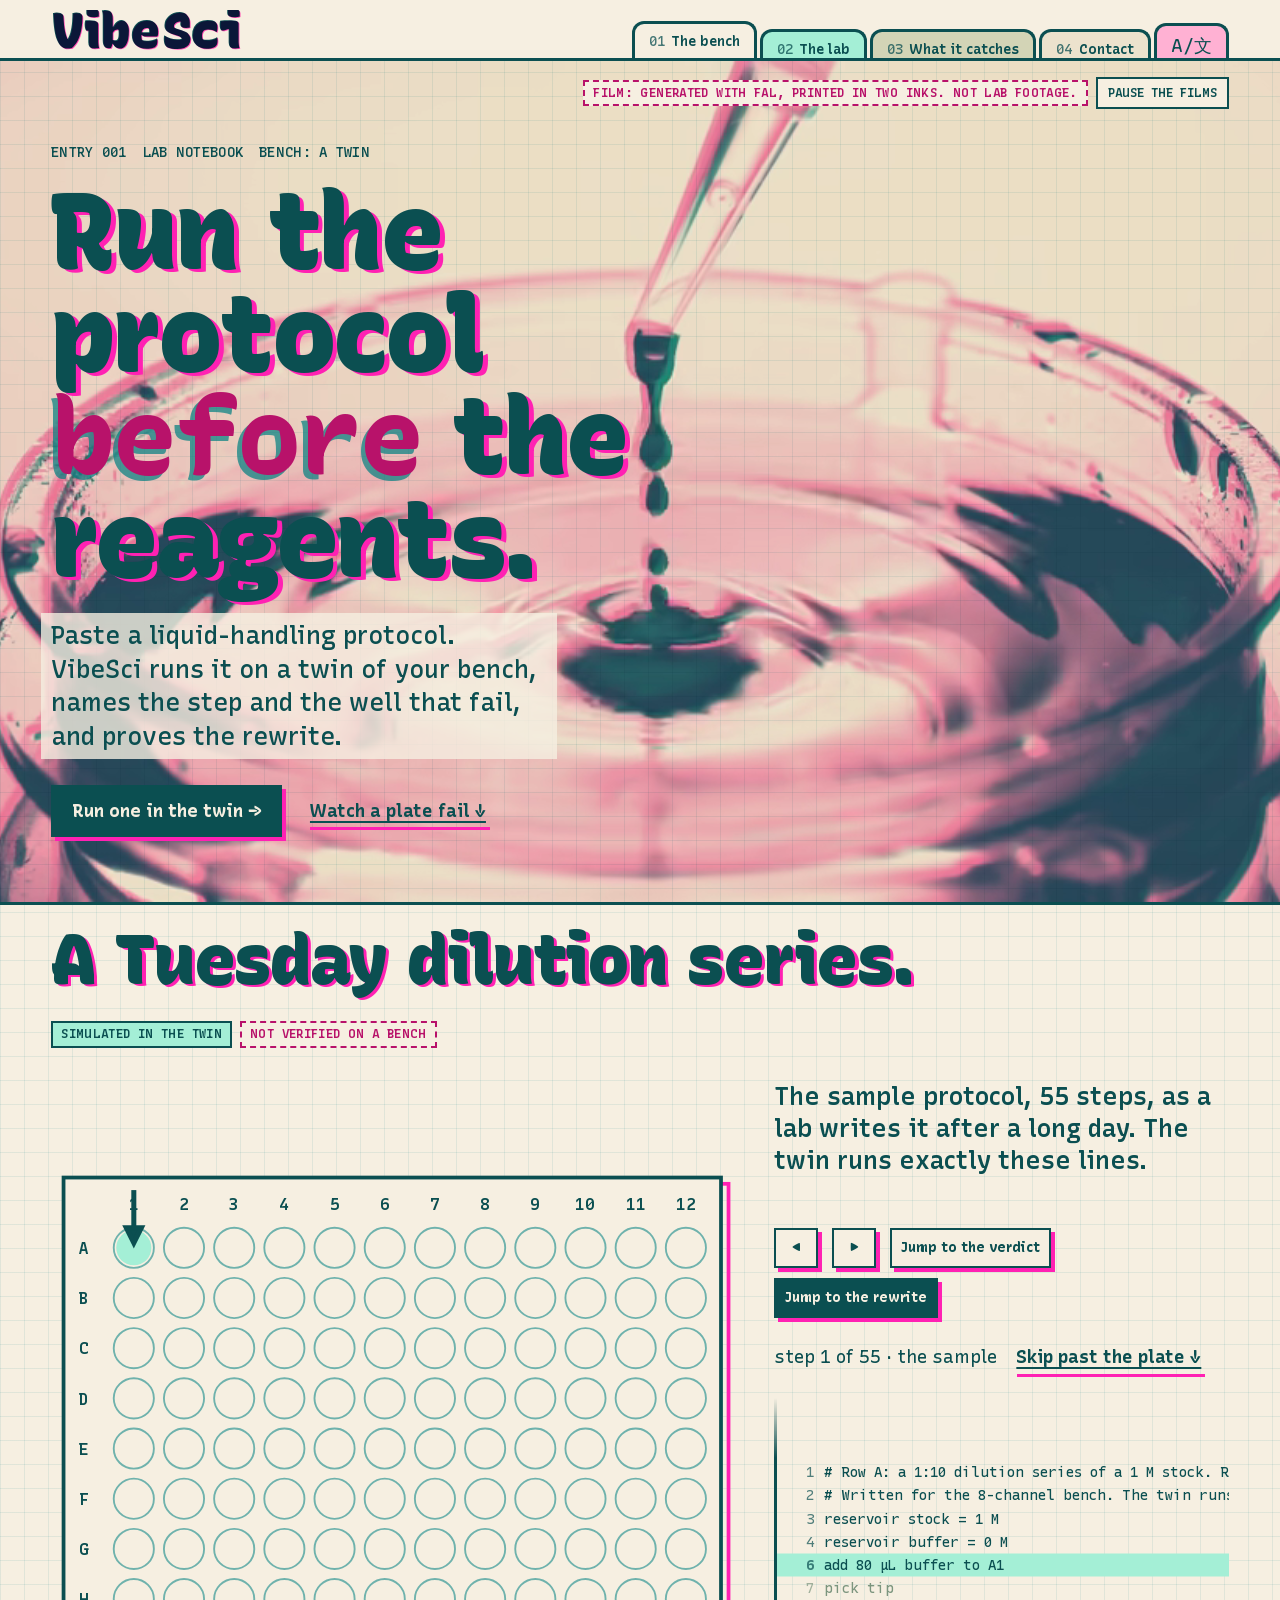
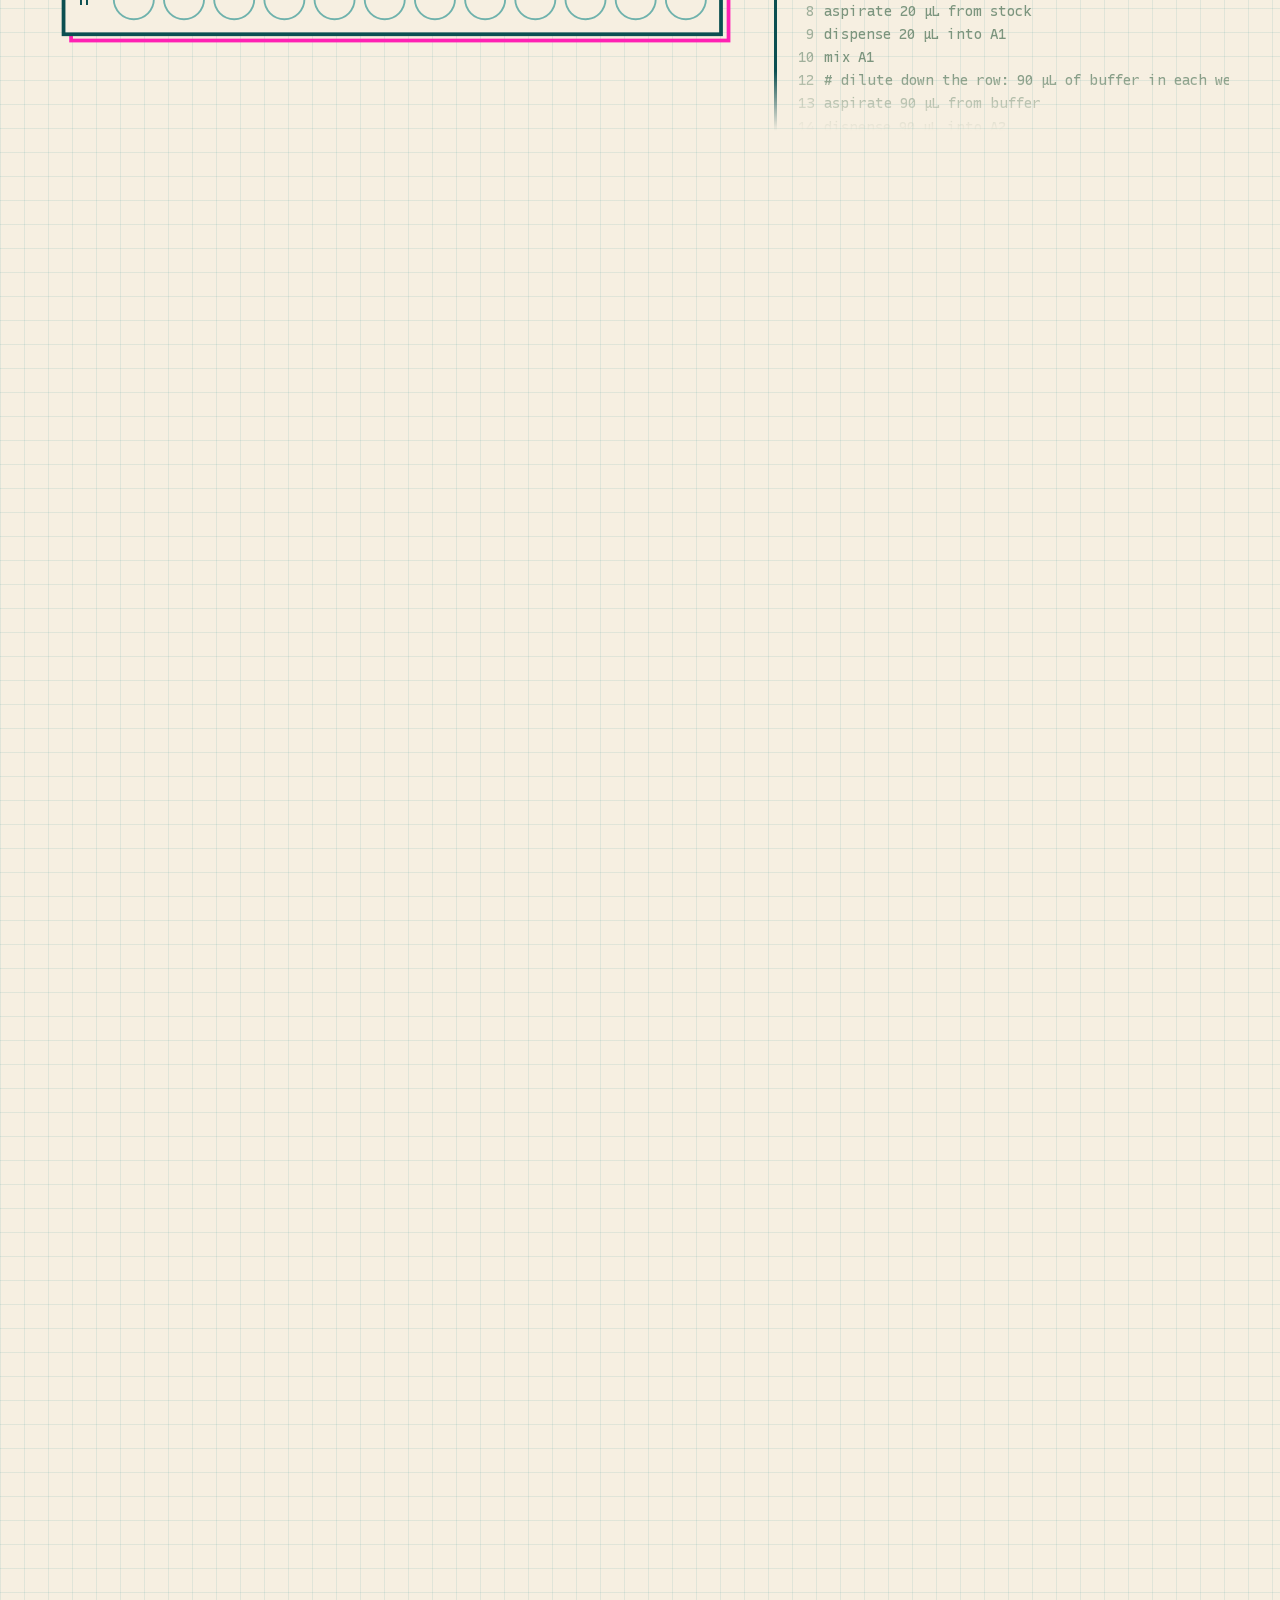
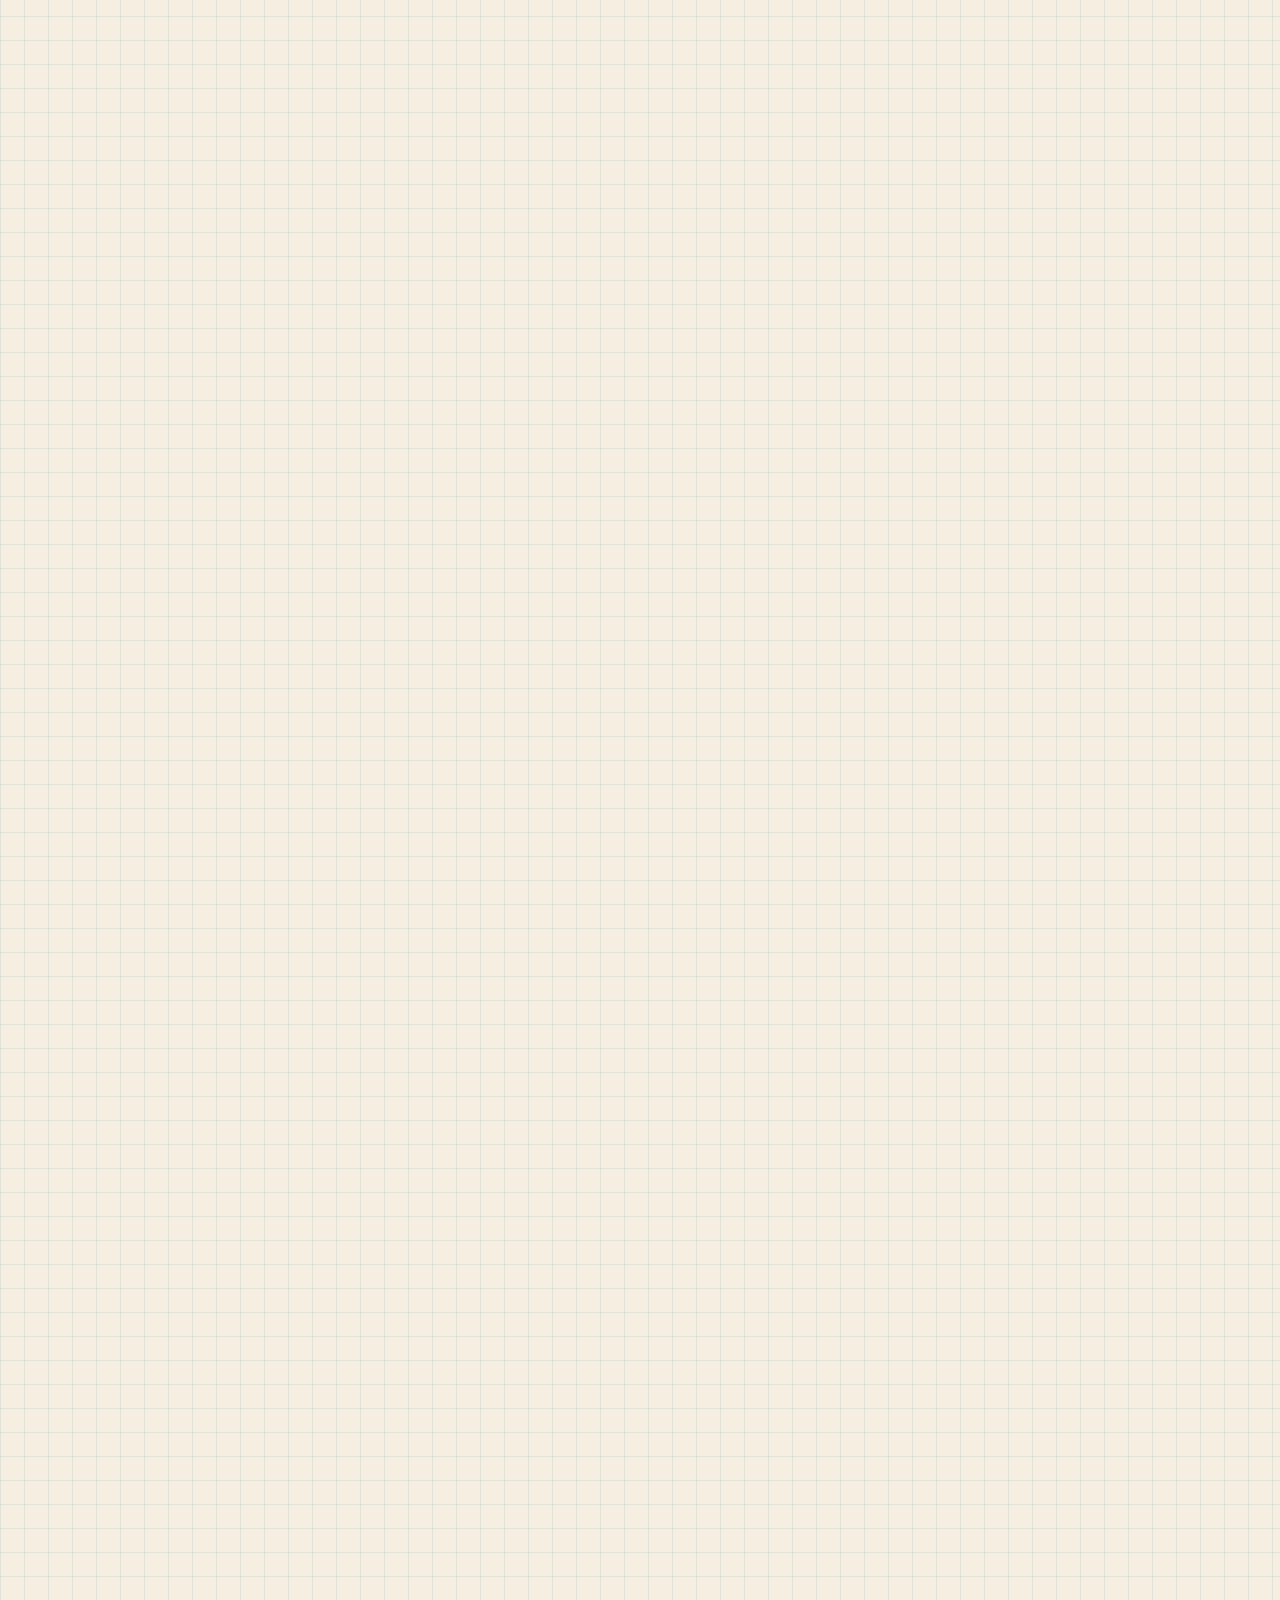
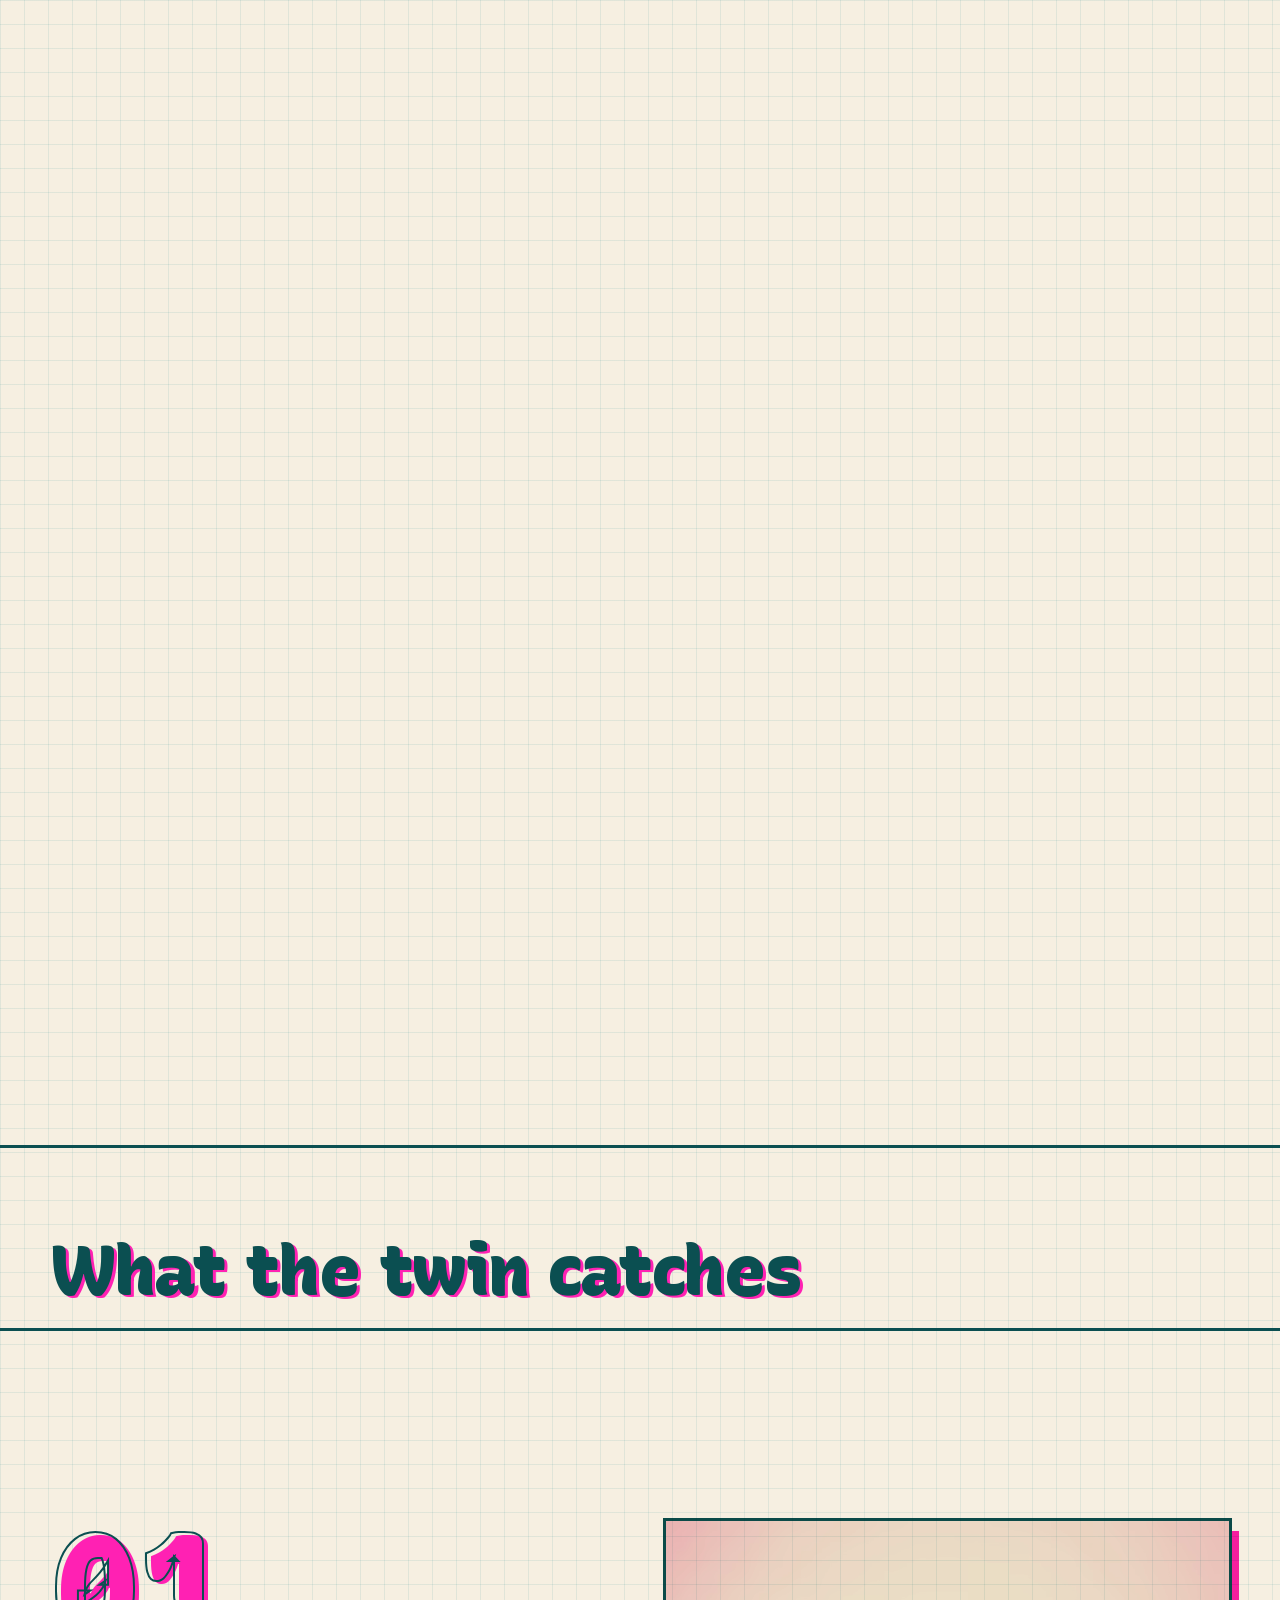
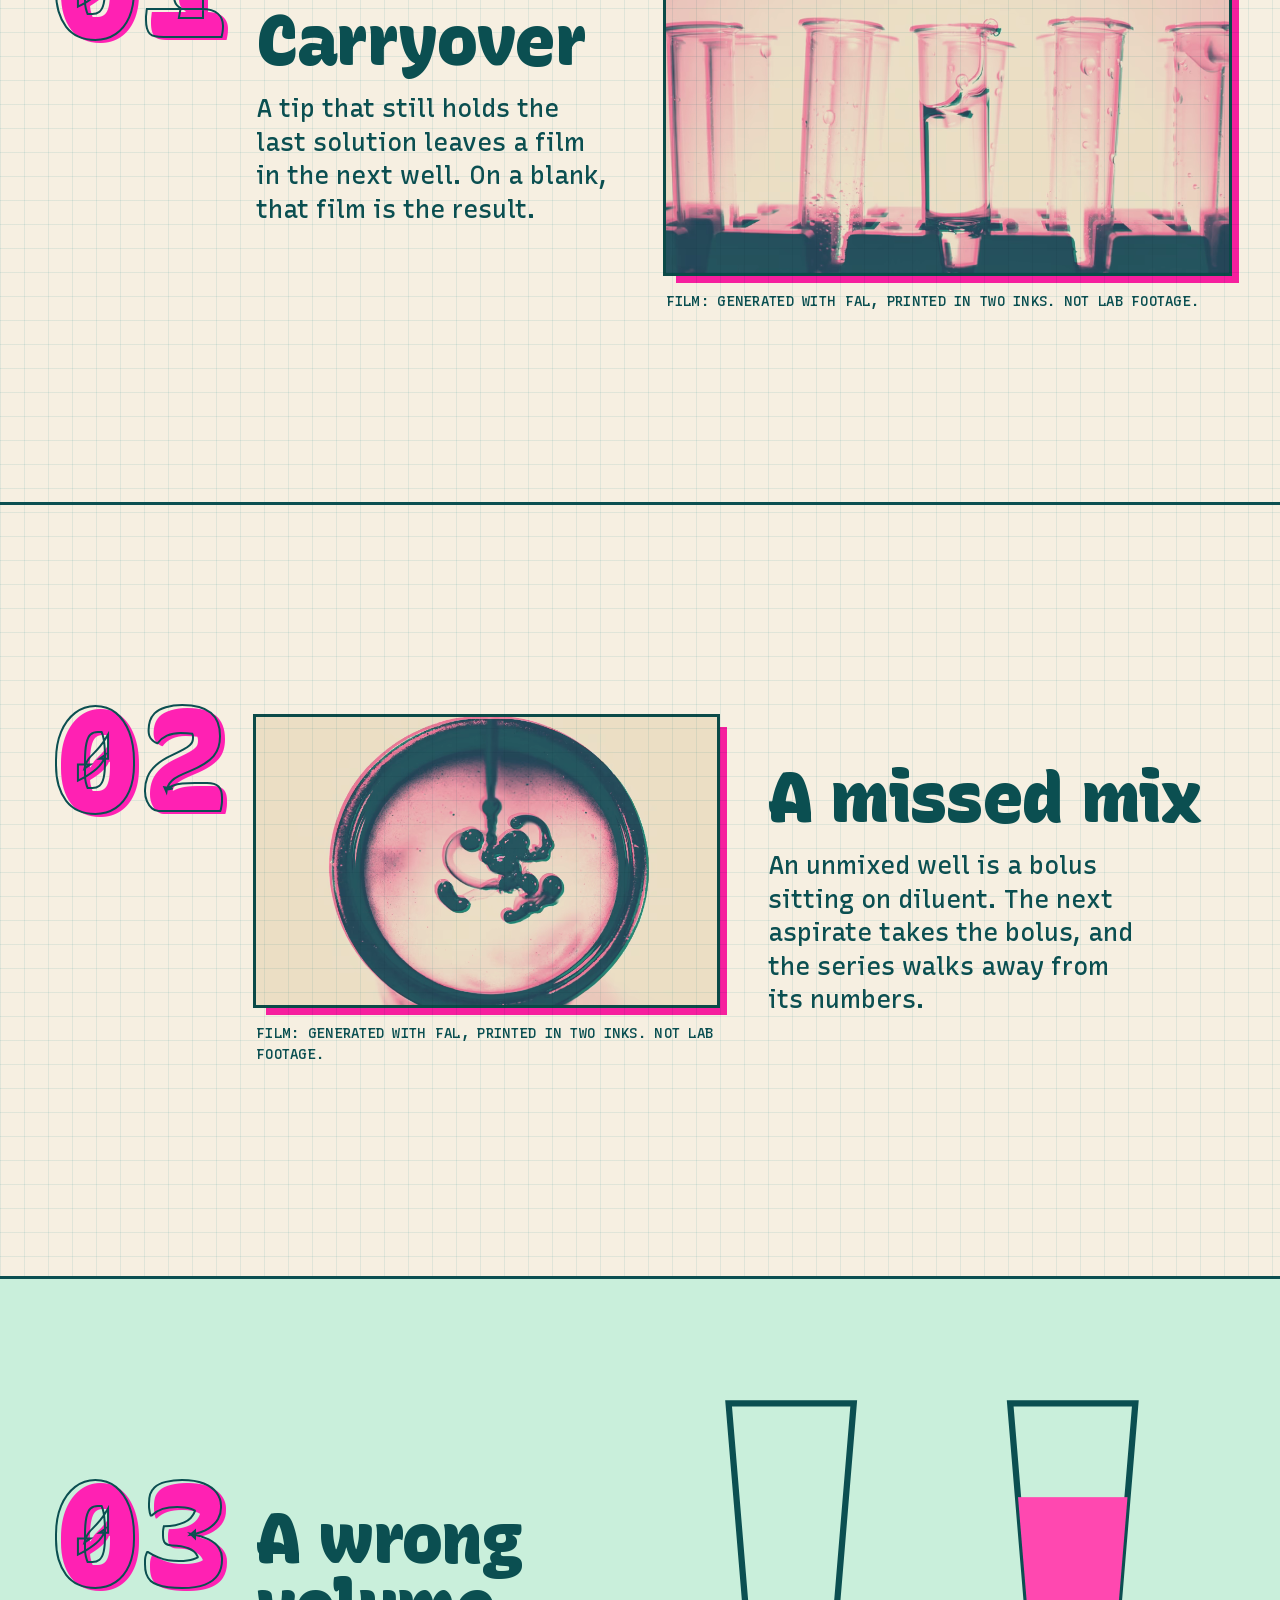
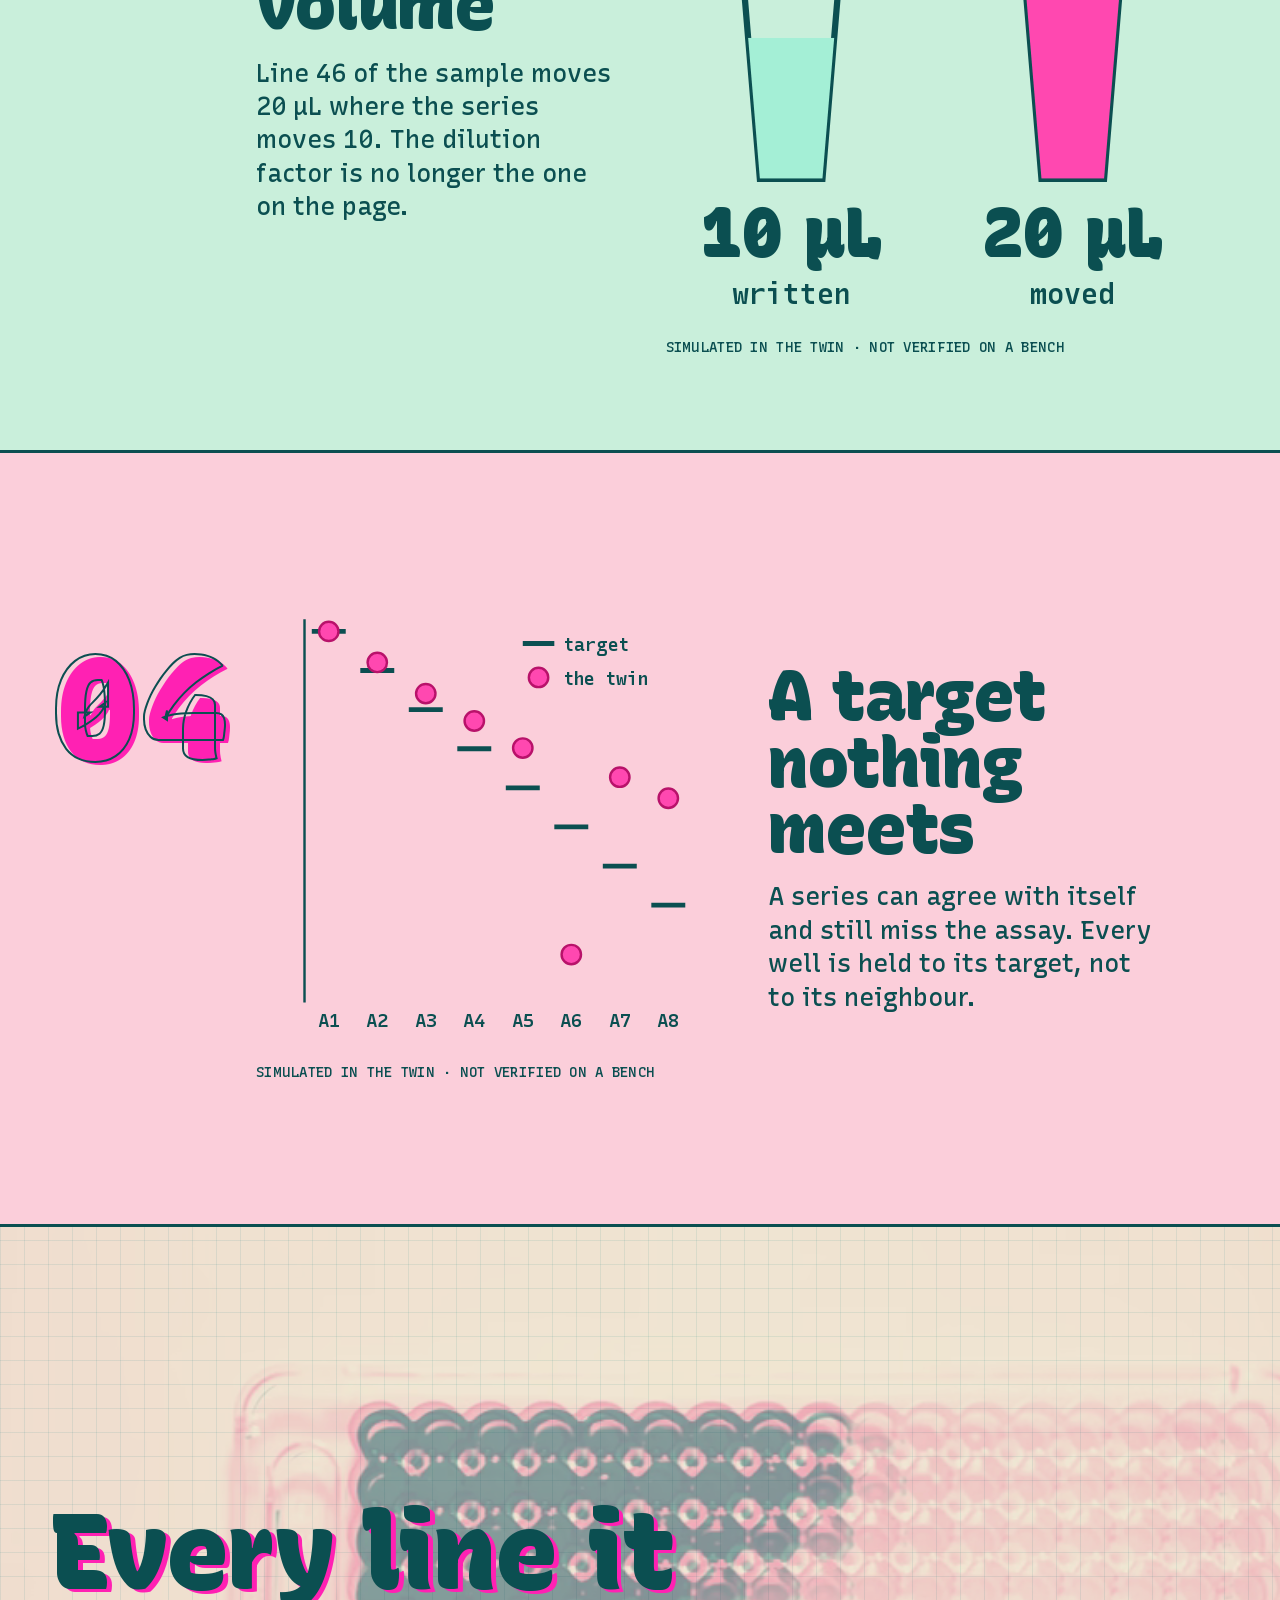
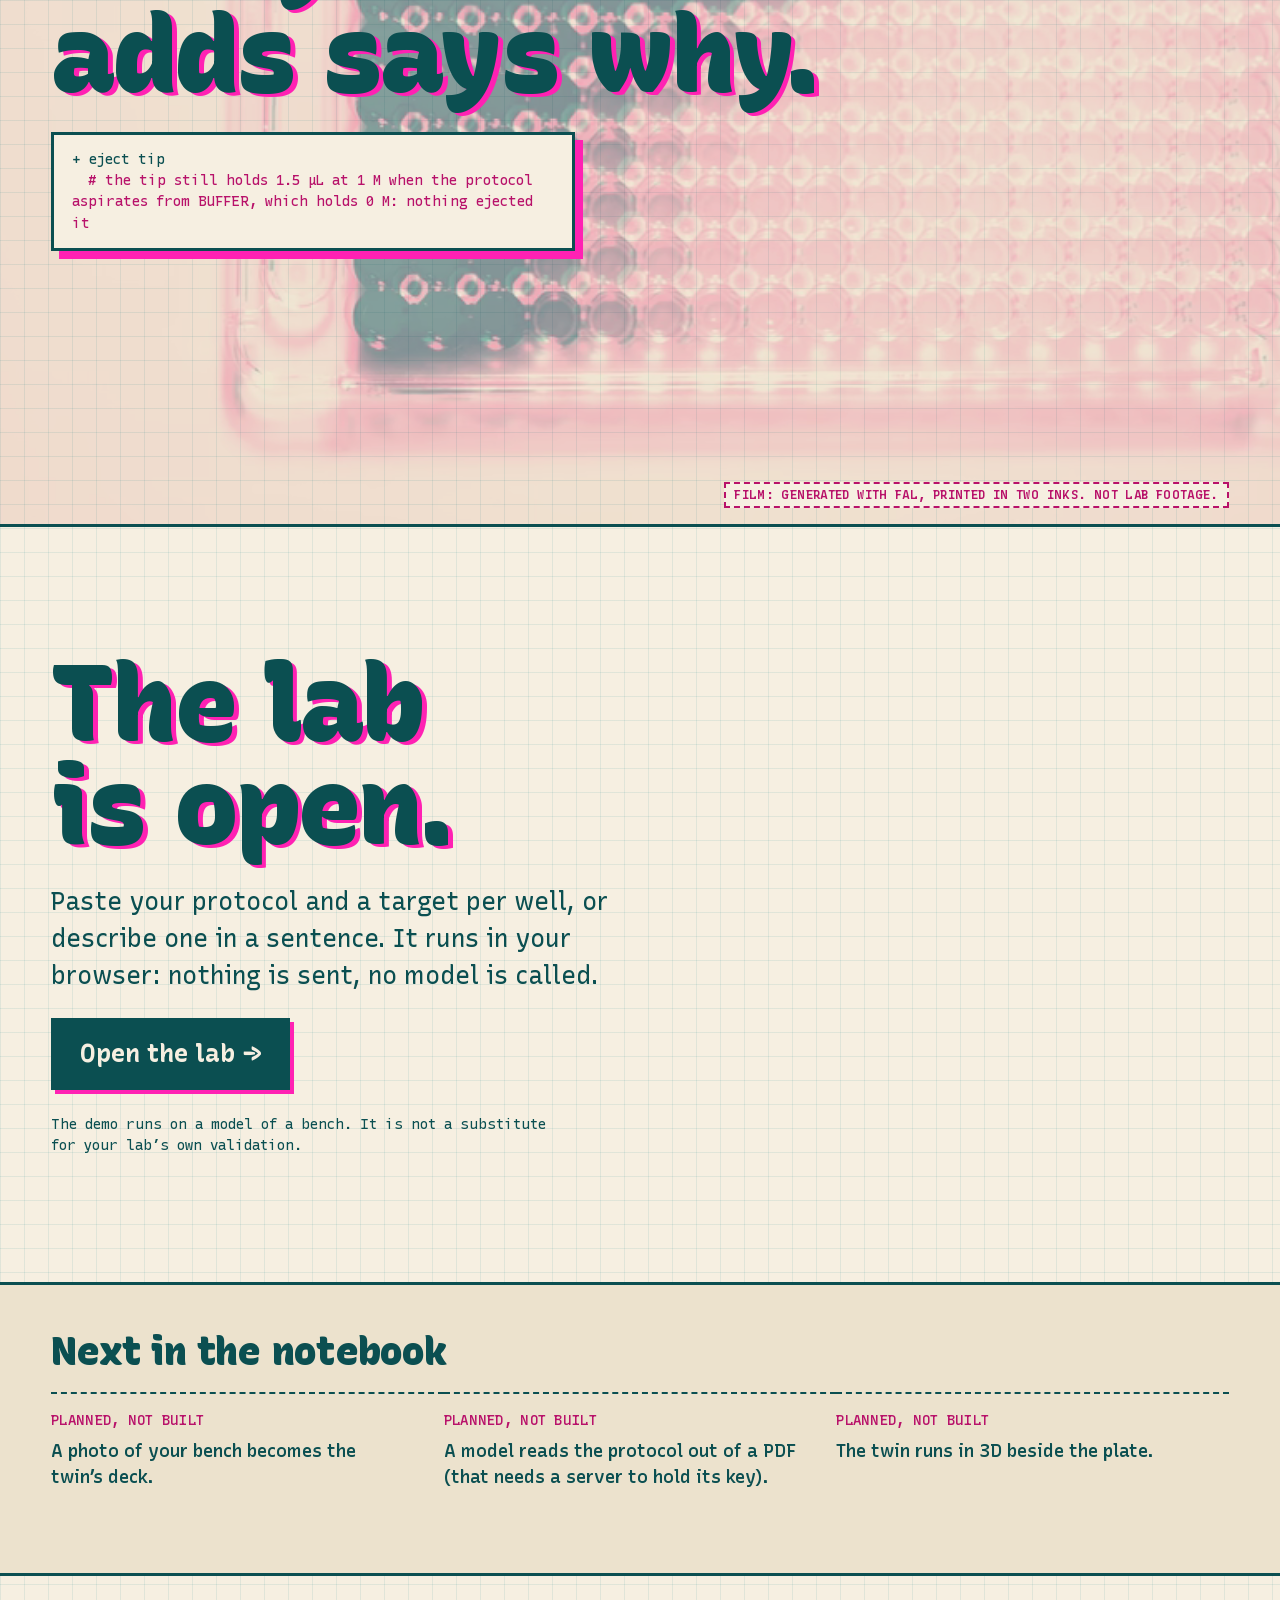
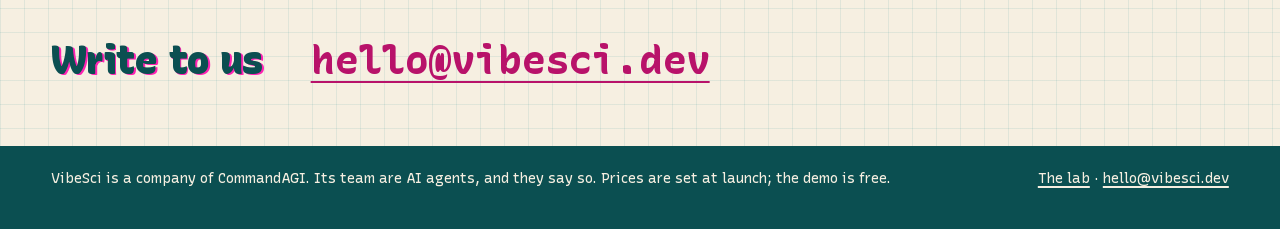
<file: index.html>
<!doctype html>
<html lang="en">
<head>
<meta charset="utf-8">
<meta name="viewport" content="width=device-width, initial-scale=1">
<meta http-equiv="Content-Security-Policy" content="default-src 'self'; script-src 'self'; style-src 'self' 'unsafe-inline'; img-src 'self' data:; media-src 'self'; connect-src 'none'; object-src 'none'; base-uri 'none'; form-action 'none'">
<title>VibeSci: run the protocol before the reagents</title>
<meta name="description" content="VibeSci reads a liquid-handling protocol, runs it on a twin of your bench, names the step and the well that fail, rewrites the protocol and proves the fix in the same twin.">
<meta name="theme-color" content="#f6efe1">
<meta property="og:title" content="VibeSci: run the protocol before the reagents">
<meta property="og:description" content="VibeSci reads a liquid-handling protocol, runs it on a twin of your bench, names the step and the well that fail, rewrites the protocol and proves the fix in the same twin.">
<meta property="og:image" content="https://vibesci.commandagi.app/og.png">
<meta property="og:url" content="https://vibesci.commandagi.app/index.html">
<meta name="twitter:card" content="summary_large_image">
<link rel="preload" href="fonts/recursive.woff2" as="font" type="font/woff2" crossorigin>
<link rel="stylesheet" href="style.css">
<link rel="icon" href="mark.svg" type="image/svg+xml">
<link rel="apple-touch-icon" href="touch-icon.png">
<link rel="alternate" hreflang="en" href="index.html">
<link rel="alternate" hreflang="es" href="es/index.html">
<link rel="alternate" hreflang="zh-Hans" href="zh/index.html">
</head>
<body class="index">
<a class="skip" href="#main">Skip to the content</a>
<header class="head">
  <a class="wordmark" href="index.html"><img src="wordmark.svg" alt="VibeSci" width="197" height="40"></a>
  <nav class="tabs" aria-label="Site">
    <a class="tab" href="#bench" aria-current="page"><span class="n">01</span> <span class="w">The bench</span></a>
    <a class="tab" href="lab.html"><span class="n">02</span> <span class="w">The lab</span></a>
    <a class="tab" href="#catches"><span class="n">03</span> <span class="w">What it catches</span></a>
    <a class="tab" href="#contact"><span class="n">04</span> <span class="w">Contact</span></a>
    <span class="lang">
      <button type="button" class="tab lang-btn" commandfor="lang-dialog" command="show-modal" aria-haspopup="dialog" aria-label="Language" title="Language"><span aria-hidden="true">A/<span lang="zh-Hans">文</span></span></button>
      <noscript><a href="es/index.html" hreflang="es" lang="es">Español</a> · <a href="zh/index.html" hreflang="zh-Hans" lang="zh-Hans">简体中文</a></noscript>
    </span>
  </nav>
  <dialog id="lang-dialog" class="lang-dialog" aria-labelledby="lang-dialog-title" closedby="any">
    <div class="lang-dialog__box">
      <div class="lang-dialog__head"><h2 id="lang-dialog-title">Language</h2><form method="dialog"><button class="lang-dialog__close" aria-label="Close">✕</button></form></div>
      <ul class="lang-list" role="list"><li><a href="index.html" hreflang="en" aria-current="true"><span lang="en">English</span></a></li><li><a href="es/index.html" hreflang="es"><span lang="es">Español</span></a></li><li><a href="zh/index.html" hreflang="zh-Hans"><span lang="zh-Hans">简体中文</span></a></li></ul>
    </div>
  </dialog>
</header>
<main id="main">
  <section class="cover" aria-labelledby="cover-h">
    <video class="film" muted loop playsinline preload="metadata" poster="media/drop.webp" aria-hidden="true" tabindex="-1"><source src="media/drop.webm" type="video/webm; codecs=av01.0.05M.08"><source src="media/drop.mp4" type="video/mp4"></video>
    <p class="film-note"><span class="flag unverified">Film: generated with fal, printed in two inks. Not lab footage.</span> <button type="button" class="film-toggle" data-films aria-pressed="false">Pause the films</button></p>
    <div class="cover__sheet">
      <p class="entry label"><span>Entry 001</span><span>Lab notebook</span><span>Bench: a twin</span></p>
      <h1 id="cover-h" class="misreg">Run the protocol <em>before</em> the reagents.</h1>
      <p class="cover__lede">Paste a liquid-handling protocol. VibeSci runs it on a twin of your bench, names the step and the well that fail, and proves the rewrite.</p>
      <p class="cta-row"><a class="print" href="lab.html">Run one in the twin →</a> <a class="pencil" href="#bench">Watch a plate fail ↓</a></p>
    </div>
  </section>

  <section id="bench" class="bench" aria-labelledby="bench-h">
    <div class="bench__track">
      <div class="bench__stick">
        <header class="bench__head">
          <h2 id="bench-h" class="misreg">A Tuesday dilution series.</h2>
          <p class="bench__flags"><span class="flag sim">Simulated in the twin</span><span class="flag unverified">Not verified on a bench</span></p>
        </header>
        <figure class="plate-fig">
          <div class="plate-wrap"><svg class="plate" viewBox="0 0 544 384" role="img" aria-labelledby="plate-title"><title id="plate-title">A 96-well plate seen from above: liquid is mint, and the more a well carries, the pinker it is.</title><rect class="frame-pink" x="16" y="15" width="524" height="364"/><rect class="frame" x="10" y="10" width="524" height="364"/><text class="tick" x="66" y="36" text-anchor="middle">1</text><text class="tick" x="106" y="36" text-anchor="middle">2</text><text class="tick" x="146" y="36" text-anchor="middle">3</text><text class="tick" x="186" y="36" text-anchor="middle">4</text><text class="tick" x="226" y="36" text-anchor="middle">5</text><text class="tick" x="266" y="36" text-anchor="middle">6</text><text class="tick" x="306" y="36" text-anchor="middle">7</text><text class="tick" x="346" y="36" text-anchor="middle">8</text><text class="tick" x="386" y="36" text-anchor="middle">9</text><text class="tick" x="426" y="36" text-anchor="middle">10</text><text class="tick" x="466" y="36" text-anchor="middle">11</text><text class="tick" x="506" y="36" text-anchor="middle">12</text><text class="tick" x="26" y="71" text-anchor="middle">A</text><circle class="rim" cx="66" cy="66" r="16"/><circle class="fill" data-well="A1" cx="66" cy="66" r="14" fill="#f55ab4"/><circle class="rim" cx="106" cy="66" r="16"/><circle class="fill" data-well="A2" cx="106" cy="66" r="14" fill="#eb6db9"/><circle class="ring" data-ring="A2" cx="106" cy="66" r="20"/><circle class="rim" cx="146" cy="66" r="16"/><circle class="fill" data-well="A3" cx="146" cy="66" r="14" fill="#e080bd"/><circle class="ring" data-ring="A3" cx="146" cy="66" r="20"/><circle class="rim" cx="186" cy="66" r="16"/><circle class="fill" data-well="A4" cx="186" cy="66" r="14" fill="#d890c0"/><circle class="ring" data-ring="A4" cx="186" cy="66" r="20"/><circle class="rim" cx="226" cy="66" r="16"/><circle class="fill" data-well="A5" cx="226" cy="66" r="14" fill="#d09fc4"/><circle class="ring" data-ring="A5" cx="226" cy="66" r="20"/><circle class="rim" cx="266" cy="66" r="16"/><circle class="fill" data-well="A6" cx="266" cy="66" r="14" fill="#a4efd6"/><circle class="ring" data-ring="A6" cx="266" cy="66" r="20"/><circle class="rim" cx="306" cy="66" r="16"/><circle class="fill" data-well="A7" cx="306" cy="66" r="14" fill="#c7aec7"/><circle class="ring" data-ring="A7" cx="306" cy="66" r="20"/><circle class="rim" cx="346" cy="66" r="16"/><circle class="fill" data-well="A8" cx="346" cy="66" r="14" fill="#c2b9ca"/><circle class="ring" data-ring="A8" cx="346" cy="66" r="20"/><circle class="rim" cx="386" cy="66" r="16"/><circle class="fill" data-well="A9" cx="386" cy="66" r="0" fill="#f6efe1"/><circle class="rim" cx="426" cy="66" r="16"/><circle class="fill" data-well="A10" cx="426" cy="66" r="0" fill="#f6efe1"/><circle class="rim" cx="466" cy="66" r="16"/><circle class="fill" data-well="A11" cx="466" cy="66" r="0" fill="#f6efe1"/><circle class="rim" cx="506" cy="66" r="16"/><circle class="fill" data-well="A12" cx="506" cy="66" r="0" fill="#f6efe1"/><text class="tick" x="26" y="111" text-anchor="middle">B</text><circle class="rim" cx="66" cy="106" r="16"/><circle class="fill" data-well="B1" cx="66" cy="106" r="14" fill="#b7ccce"/><circle class="rim" cx="106" cy="106" r="16"/><circle class="fill" data-well="B2" cx="106" cy="106" r="14" fill="#a9e6d4"/><circle class="rim" cx="146" cy="106" r="16"/><circle class="fill" data-well="B3" cx="146" cy="106" r="14" fill="#a4efd6"/><circle class="rim" cx="186" cy="106" r="16"/><circle class="fill" data-well="B4" cx="186" cy="106" r="14" fill="#a4efd6"/><circle class="rim" cx="226" cy="106" r="16"/><circle class="fill" data-well="B5" cx="226" cy="106" r="14" fill="#a4efd6"/><circle class="rim" cx="266" cy="106" r="16"/><circle class="fill" data-well="B6" cx="266" cy="106" r="14" fill="#a4efd6"/><circle class="rim" cx="306" cy="106" r="16"/><circle class="fill" data-well="B7" cx="306" cy="106" r="14" fill="#a4efd6"/><circle class="rim" cx="346" cy="106" r="16"/><circle class="fill" data-well="B8" cx="346" cy="106" r="14" fill="#a4efd6"/><circle class="rim" cx="386" cy="106" r="16"/><circle class="fill" data-well="B9" cx="386" cy="106" r="0" fill="#f6efe1"/><circle class="rim" cx="426" cy="106" r="16"/><circle class="fill" data-well="B10" cx="426" cy="106" r="0" fill="#f6efe1"/><circle class="rim" cx="466" cy="106" r="16"/><circle class="fill" data-well="B11" cx="466" cy="106" r="0" fill="#f6efe1"/><circle class="rim" cx="506" cy="106" r="16"/><circle class="fill" data-well="B12" cx="506" cy="106" r="0" fill="#f6efe1"/><text class="tick" x="26" y="151" text-anchor="middle">C</text><circle class="rim" cx="66" cy="146" r="16"/><circle class="fill" data-well="C1" cx="66" cy="146" r="0" fill="#f6efe1"/><circle class="rim" cx="106" cy="146" r="16"/><circle class="fill" data-well="C2" cx="106" cy="146" r="0" fill="#f6efe1"/><circle class="rim" cx="146" cy="146" r="16"/><circle class="fill" data-well="C3" cx="146" cy="146" r="0" fill="#f6efe1"/><circle class="rim" cx="186" cy="146" r="16"/><circle class="fill" data-well="C4" cx="186" cy="146" r="0" fill="#f6efe1"/><circle class="rim" cx="226" cy="146" r="16"/><circle class="fill" data-well="C5" cx="226" cy="146" r="0" fill="#f6efe1"/><circle class="rim" cx="266" cy="146" r="16"/><circle class="fill" data-well="C6" cx="266" cy="146" r="0" fill="#f6efe1"/><circle class="rim" cx="306" cy="146" r="16"/><circle class="fill" data-well="C7" cx="306" cy="146" r="0" fill="#f6efe1"/><circle class="rim" cx="346" cy="146" r="16"/><circle class="fill" data-well="C8" cx="346" cy="146" r="0" fill="#f6efe1"/><circle class="rim" cx="386" cy="146" r="16"/><circle class="fill" data-well="C9" cx="386" cy="146" r="0" fill="#f6efe1"/><circle class="rim" cx="426" cy="146" r="16"/><circle class="fill" data-well="C10" cx="426" cy="146" r="0" fill="#f6efe1"/><circle class="rim" cx="466" cy="146" r="16"/><circle class="fill" data-well="C11" cx="466" cy="146" r="0" fill="#f6efe1"/><circle class="rim" cx="506" cy="146" r="16"/><circle class="fill" data-well="C12" cx="506" cy="146" r="0" fill="#f6efe1"/><text class="tick" x="26" y="191" text-anchor="middle">D</text><circle class="rim" cx="66" cy="186" r="16"/><circle class="fill" data-well="D1" cx="66" cy="186" r="0" fill="#f6efe1"/><circle class="rim" cx="106" cy="186" r="16"/><circle class="fill" data-well="D2" cx="106" cy="186" r="0" fill="#f6efe1"/><circle class="rim" cx="146" cy="186" r="16"/><circle class="fill" data-well="D3" cx="146" cy="186" r="0" fill="#f6efe1"/><circle class="rim" cx="186" cy="186" r="16"/><circle class="fill" data-well="D4" cx="186" cy="186" r="0" fill="#f6efe1"/><circle class="rim" cx="226" cy="186" r="16"/><circle class="fill" data-well="D5" cx="226" cy="186" r="0" fill="#f6efe1"/><circle class="rim" cx="266" cy="186" r="16"/><circle class="fill" data-well="D6" cx="266" cy="186" r="0" fill="#f6efe1"/><circle class="rim" cx="306" cy="186" r="16"/><circle class="fill" data-well="D7" cx="306" cy="186" r="0" fill="#f6efe1"/><circle class="rim" cx="346" cy="186" r="16"/><circle class="fill" data-well="D8" cx="346" cy="186" r="0" fill="#f6efe1"/><circle class="rim" cx="386" cy="186" r="16"/><circle class="fill" data-well="D9" cx="386" cy="186" r="0" fill="#f6efe1"/><circle class="rim" cx="426" cy="186" r="16"/><circle class="fill" data-well="D10" cx="426" cy="186" r="0" fill="#f6efe1"/><circle class="rim" cx="466" cy="186" r="16"/><circle class="fill" data-well="D11" cx="466" cy="186" r="0" fill="#f6efe1"/><circle class="rim" cx="506" cy="186" r="16"/><circle class="fill" data-well="D12" cx="506" cy="186" r="0" fill="#f6efe1"/><text class="tick" x="26" y="231" text-anchor="middle">E</text><circle class="rim" cx="66" cy="226" r="16"/><circle class="fill" data-well="E1" cx="66" cy="226" r="0" fill="#f6efe1"/><circle class="rim" cx="106" cy="226" r="16"/><circle class="fill" data-well="E2" cx="106" cy="226" r="0" fill="#f6efe1"/><circle class="rim" cx="146" cy="226" r="16"/><circle class="fill" data-well="E3" cx="146" cy="226" r="0" fill="#f6efe1"/><circle class="rim" cx="186" cy="226" r="16"/><circle class="fill" data-well="E4" cx="186" cy="226" r="0" fill="#f6efe1"/><circle class="rim" cx="226" cy="226" r="16"/><circle class="fill" data-well="E5" cx="226" cy="226" r="0" fill="#f6efe1"/><circle class="rim" cx="266" cy="226" r="16"/><circle class="fill" data-well="E6" cx="266" cy="226" r="0" fill="#f6efe1"/><circle class="rim" cx="306" cy="226" r="16"/><circle class="fill" data-well="E7" cx="306" cy="226" r="0" fill="#f6efe1"/><circle class="rim" cx="346" cy="226" r="16"/><circle class="fill" data-well="E8" cx="346" cy="226" r="0" fill="#f6efe1"/><circle class="rim" cx="386" cy="226" r="16"/><circle class="fill" data-well="E9" cx="386" cy="226" r="0" fill="#f6efe1"/><circle class="rim" cx="426" cy="226" r="16"/><circle class="fill" data-well="E10" cx="426" cy="226" r="0" fill="#f6efe1"/><circle class="rim" cx="466" cy="226" r="16"/><circle class="fill" data-well="E11" cx="466" cy="226" r="0" fill="#f6efe1"/><circle class="rim" cx="506" cy="226" r="16"/><circle class="fill" data-well="E12" cx="506" cy="226" r="0" fill="#f6efe1"/><text class="tick" x="26" y="271" text-anchor="middle">F</text><circle class="rim" cx="66" cy="266" r="16"/><circle class="fill" data-well="F1" cx="66" cy="266" r="0" fill="#f6efe1"/><circle class="rim" cx="106" cy="266" r="16"/><circle class="fill" data-well="F2" cx="106" cy="266" r="0" fill="#f6efe1"/><circle class="rim" cx="146" cy="266" r="16"/><circle class="fill" data-well="F3" cx="146" cy="266" r="0" fill="#f6efe1"/><circle class="rim" cx="186" cy="266" r="16"/><circle class="fill" data-well="F4" cx="186" cy="266" r="0" fill="#f6efe1"/><circle class="rim" cx="226" cy="266" r="16"/><circle class="fill" data-well="F5" cx="226" cy="266" r="0" fill="#f6efe1"/><circle class="rim" cx="266" cy="266" r="16"/><circle class="fill" data-well="F6" cx="266" cy="266" r="0" fill="#f6efe1"/><circle class="rim" cx="306" cy="266" r="16"/><circle class="fill" data-well="F7" cx="306" cy="266" r="0" fill="#f6efe1"/><circle class="rim" cx="346" cy="266" r="16"/><circle class="fill" data-well="F8" cx="346" cy="266" r="0" fill="#f6efe1"/><circle class="rim" cx="386" cy="266" r="16"/><circle class="fill" data-well="F9" cx="386" cy="266" r="0" fill="#f6efe1"/><circle class="rim" cx="426" cy="266" r="16"/><circle class="fill" data-well="F10" cx="426" cy="266" r="0" fill="#f6efe1"/><circle class="rim" cx="466" cy="266" r="16"/><circle class="fill" data-well="F11" cx="466" cy="266" r="0" fill="#f6efe1"/><circle class="rim" cx="506" cy="266" r="16"/><circle class="fill" data-well="F12" cx="506" cy="266" r="0" fill="#f6efe1"/><text class="tick" x="26" y="311" text-anchor="middle">G</text><circle class="rim" cx="66" cy="306" r="16"/><circle class="fill" data-well="G1" cx="66" cy="306" r="0" fill="#f6efe1"/><circle class="rim" cx="106" cy="306" r="16"/><circle class="fill" data-well="G2" cx="106" cy="306" r="0" fill="#f6efe1"/><circle class="rim" cx="146" cy="306" r="16"/><circle class="fill" data-well="G3" cx="146" cy="306" r="0" fill="#f6efe1"/><circle class="rim" cx="186" cy="306" r="16"/><circle class="fill" data-well="G4" cx="186" cy="306" r="0" fill="#f6efe1"/><circle class="rim" cx="226" cy="306" r="16"/><circle class="fill" data-well="G5" cx="226" cy="306" r="0" fill="#f6efe1"/><circle class="rim" cx="266" cy="306" r="16"/><circle class="fill" data-well="G6" cx="266" cy="306" r="0" fill="#f6efe1"/><circle class="rim" cx="306" cy="306" r="16"/><circle class="fill" data-well="G7" cx="306" cy="306" r="0" fill="#f6efe1"/><circle class="rim" cx="346" cy="306" r="16"/><circle class="fill" data-well="G8" cx="346" cy="306" r="0" fill="#f6efe1"/><circle class="rim" cx="386" cy="306" r="16"/><circle class="fill" data-well="G9" cx="386" cy="306" r="0" fill="#f6efe1"/><circle class="rim" cx="426" cy="306" r="16"/><circle class="fill" data-well="G10" cx="426" cy="306" r="0" fill="#f6efe1"/><circle class="rim" cx="466" cy="306" r="16"/><circle class="fill" data-well="G11" cx="466" cy="306" r="0" fill="#f6efe1"/><circle class="rim" cx="506" cy="306" r="16"/><circle class="fill" data-well="G12" cx="506" cy="306" r="0" fill="#f6efe1"/><text class="tick" x="26" y="351" text-anchor="middle">H</text><circle class="rim" cx="66" cy="346" r="16"/><circle class="fill" data-well="H1" cx="66" cy="346" r="0" fill="#f6efe1"/><circle class="rim" cx="106" cy="346" r="16"/><circle class="fill" data-well="H2" cx="106" cy="346" r="0" fill="#f6efe1"/><circle class="rim" cx="146" cy="346" r="16"/><circle class="fill" data-well="H3" cx="146" cy="346" r="0" fill="#f6efe1"/><circle class="rim" cx="186" cy="346" r="16"/><circle class="fill" data-well="H4" cx="186" cy="346" r="0" fill="#f6efe1"/><circle class="rim" cx="226" cy="346" r="16"/><circle class="fill" data-well="H5" cx="226" cy="346" r="0" fill="#f6efe1"/><circle class="rim" cx="266" cy="346" r="16"/><circle class="fill" data-well="H6" cx="266" cy="346" r="0" fill="#f6efe1"/><circle class="rim" cx="306" cy="346" r="16"/><circle class="fill" data-well="H7" cx="306" cy="346" r="0" fill="#f6efe1"/><circle class="rim" cx="346" cy="346" r="16"/><circle class="fill" data-well="H8" cx="346" cy="346" r="0" fill="#f6efe1"/><circle class="rim" cx="386" cy="346" r="16"/><circle class="fill" data-well="H9" cx="386" cy="346" r="0" fill="#f6efe1"/><circle class="rim" cx="426" cy="346" r="16"/><circle class="fill" data-well="H10" cx="426" cy="346" r="0" fill="#f6efe1"/><circle class="rim" cx="466" cy="346" r="16"/><circle class="fill" data-well="H11" cx="466" cy="346" r="0" fill="#f6efe1"/><circle class="rim" cx="506" cy="346" r="16"/><circle class="fill" data-well="H12" cx="506" cy="346" r="0" fill="#f6efe1"/><g class="tip" aria-hidden="true" opacity="0"><line x1="0" y1="-46" x2="0" y2="-14"/><path class="tip-end" d="M-6 -16 L6 -16 L0 -4 Z"/></g></svg><p class="stamp" aria-hidden="true"><span>Fails</span><small>A2 +61%</small></p></div>
        </figure>
        <div class="bench__side">
          <p class="caption" aria-live="polite">The sample protocol, 55 steps, as a lab writes it after a long day. 7 wells come out wrong; the first is A2 at step 7: 32.2 mM where 20 mM was asked (+61%).</p>
          <div class="bench__ctrl">
            <button type="button" class="btn small quiet" data-step="back" aria-label="Previous step">◀</button>
            <button type="button" class="btn small quiet" data-step="next" aria-label="Next step">▶</button>
            <button type="button" class="btn small quiet" data-step="judge">Jump to the verdict</button>
            <button type="button" class="btn small" data-step="fix">Jump to the rewrite</button>
          </div>
          <p class="bench__meta"><output>Simulated in the twin</output> <a class="pencil" href="#catches">Skip past the plate ↓</a></p>
          <ol class="tape" aria-hidden="true"></ol>
        </div>
      </div>
    </div>
  </section>

  <section id="catches" class="catches" aria-labelledby="catches-h">
    <h2 id="catches-h" class="catches__title misreg">What the twin catches</h2>
  <article class="slide" aria-labelledby="slide-1">
    <p class="slide__n" aria-hidden="true">01</p>
    <div class="slide__text"><h3 id="slide-1">Carryover</h3><p>A tip that still holds the last solution leaves a film in the next well. On a blank, that film is the result.</p></div>
    <figure class="slide__pic"><video class="film" muted loop playsinline preload="none" poster="media/tips.webp" aria-hidden="true" tabindex="-1"><source src="media/tips.webm" type="video/webm; codecs=av01.0.05M.08"><source src="media/tips.mp4" type="video/mp4"></video><figcaption class="label">Film: generated with fal, printed in two inks. Not lab footage.</figcaption></figure>
  </article>
  <article class="slide" aria-labelledby="slide-2">
    <p class="slide__n" aria-hidden="true">02</p>
    <div class="slide__text"><h3 id="slide-2">A missed mix</h3><p>An unmixed well is a bolus sitting on diluent. The next aspirate takes the bolus, and the series walks away from its numbers.</p></div>
    <figure class="slide__pic"><video class="film" muted loop playsinline preload="none" poster="media/bloom.webp" aria-hidden="true" tabindex="-1"><source src="media/bloom.webm" type="video/webm; codecs=av01.0.05M.08"><source src="media/bloom.mp4" type="video/mp4"></video><figcaption class="label">Film: generated with fal, printed in two inks. Not lab footage.</figcaption></figure>
  </article>
  <article class="slide" aria-labelledby="slide-3">
    <p class="slide__n" aria-hidden="true">03</p>
    <div class="slide__text"><h3 id="slide-3">A wrong volume</h3><p>Line 46 of the sample moves 20 µL where the series moves 10. The dilution factor is no longer the one on the page.</p></div>
    <figure class="slide__pic"><svg class="diagram" viewBox="0 0 360 350" role="img" aria-label="10 µL written, 20 µL moved"><g transform="translate(40 0)"><path d="M0 20 L80 20 L60 260 L20 260 Z" fill="none" stroke="#0b4f51" stroke-width="4"/><clipPath id="c40"><path d="M0 20 L80 20 L60 260 L20 260 Z"/></clipPath><rect clip-path="url(#c40)" x="0" y="170" width="80" height="90" fill="#a4efd6"/><text class="big" x="40" y="310" text-anchor="middle" font-size="44">10 µL</text><text x="40" y="340" text-anchor="middle" font-size="18">written</text></g><g transform="translate(220 0)"><path d="M0 20 L80 20 L60 260 L20 260 Z" fill="none" stroke="#0b4f51" stroke-width="4"/><clipPath id="c220"><path d="M0 20 L80 20 L60 260 L20 260 Z"/></clipPath><rect clip-path="url(#c220)" x="0" y="80" width="80" height="180" fill="#ff48b0"/><text class="big" x="40" y="310" text-anchor="middle" font-size="44">20 µL</text><text x="40" y="340" text-anchor="middle" font-size="18">moved</text></g></svg><figcaption class="label">Simulated in the twin · Not verified on a bench</figcaption></figure>
  </article>
  <article class="slide" aria-labelledby="slide-4">
    <p class="slide__n" aria-hidden="true">04</p>
    <div class="slide__text"><h3 id="slide-4">A target nothing meets</h3><p>A series can agree with itself and still miss the assay. Every well is held to its target, not to its neighbour.</p></div>
    <figure class="slide__pic"><svg class="diagram" viewBox="0 0 380 370" role="img" aria-label="A1: target 200 mM, the twin 200 mM; A2: target 20 mM, the twin 32.2 mM; A3: target 2 mM, the twin 5.12 mM; A4: target 200 µM, the twin 1.02 mM; A5: target 20 µM, the twin 208 µM; A6: target 2 µM, the twin 1.09 nM; A7: target 200 nM, the twin 37.5 µM; A8: target 20 nM, the twin 10.8 µM"><line x1="40" x2="40" y1="20" y2="336" stroke="#0b4f51" stroke-width="2"/><line x1="46" x2="74" y1="30" y2="30" stroke="#0b4f51" stroke-width="4"/><circle cx="60" cy="30.000000000000004" r="8" fill="#ff48b0" stroke="#b8126a" stroke-width="2"/><text x="60" y="356" text-anchor="middle" font-size="15">A1</text><line x1="86" x2="114" y1="62.254492259443964" y2="62.254492259443964" stroke="#0b4f51" stroke-width="4"/><circle cx="100" cy="55.579758899081405" r="8" fill="#ff48b0" stroke="#b8126a" stroke-width="2"/><text x="100" y="356" text-anchor="middle" font-size="15">A2</text><line x1="126" x2="154" y1="94.50898451888793" y2="94.50898451888793" stroke="#0b4f51" stroke-width="4"/><circle cx="140" cy="81.32839722485195" r="8" fill="#ff48b0" stroke="#b8126a" stroke-width="2"/><text x="140" y="356" text-anchor="middle" font-size="15">A3</text><line x1="166" x2="194" y1="126.76347677833189" y2="126.76347677833189" stroke="#0b4f51" stroke-width="4"/><circle cx="180" cy="103.92162279091147" r="8" fill="#ff48b0" stroke="#b8126a" stroke-width="2"/><text x="180" y="356" text-anchor="middle" font-size="15">A4</text><line x1="206" x2="234" y1="159.01796903777586" y2="159.01796903777586" stroke="#0b4f51" stroke-width="4"/><circle cx="220" cy="126.22495869910492" r="8" fill="#ff48b0" stroke="#b8126a" stroke-width="2"/><text x="220" y="356" text-anchor="middle" font-size="15">A5</text><line x1="246" x2="274" y1="191.27246129721982" y2="191.27246129721982" stroke="#0b4f51" stroke-width="4"/><circle cx="260" cy="296.518496779626" r="8" fill="#ff48b0" stroke="#b8126a" stroke-width="2"/><text x="260" y="356" text-anchor="middle" font-size="15">A6</text><line x1="286" x2="314" y1="223.52695355666378" y2="223.52695355666378" stroke="#0b4f51" stroke-width="4"/><circle cx="300" cy="150.22277532818882" r="8" fill="#ff48b0" stroke="#b8126a" stroke-width="2"/><text x="300" y="356" text-anchor="middle" font-size="15">A7</text><line x1="326" x2="354" y1="255.78144581610775" y2="255.78144581610775" stroke="#0b4f51" stroke-width="4"/><circle cx="340" cy="167.63367694155124" r="8" fill="#ff48b0" stroke="#b8126a" stroke-width="2"/><text x="340" y="356" text-anchor="middle" font-size="15">A8</text><g transform="translate(220 40)"><line x1="0" x2="26" y1="0" y2="0" stroke="#0b4f51" stroke-width="4"/><text x="34" y="6" font-size="15">target</text><circle cx="13" cy="28" r="8" fill="#ff48b0" stroke="#b8126a" stroke-width="2"/><text x="34" y="34" font-size="15">the twin</text></g></svg><figcaption class="label">Simulated in the twin · Not verified on a bench</figcaption></figure>
  </article>
  </section>

  <section class="reel" aria-labelledby="reel-h">
    <video class="film" muted loop playsinline preload="none" poster="media/plate.webp" aria-hidden="true" tabindex="-1"><source src="media/plate.webm" type="video/webm; codecs=av01.0.05M.08"><source src="media/plate.mp4" type="video/mp4"></video>
    <div>
      <h2 id="reel-h" class="reel__line misreg">Every line it adds says why.</h2>
      <pre class="reel__code" aria-label="eject tip: the tip still holds 1.5 µL at 1 M when the protocol aspirates from BUFFER, which holds 0 M: nothing ejected it"><span>+ eject tip</span>
<span class="why">  # the tip still holds 1.5 µL at 1 M when the protocol aspirates from BUFFER, which holds 0 M: nothing ejected it</span></pre>
    </div>
    <p class="film-label label"><span class="flag unverified">Film: generated with fal, printed in two inks. Not lab footage.</span></p>
  </section>

  <section class="open" aria-labelledby="open-h">
    <h2 id="open-h" class="misreg">The lab is open.</h2>
    <p>Paste your protocol and a target per well, or describe one in a sentence. It runs in your browser: nothing is sent, no model is called.</p>
    <p class="cta-row"><a class="print" href="lab.html">Open the lab →</a></p>
    <p class="notice">The demo runs on a model of a bench. It is not a substitute for your lab’s own validation.</p>
  </section>

  <section class="plans" aria-labelledby="plans-h">
    <h2 id="plans-h">Next in the notebook</h2>
    <ol><li><span class="label">Planned, not built</span>A photo of your bench becomes the twin’s deck.</li><li><span class="label">Planned, not built</span>A model reads the protocol out of a PDF (that needs a server to hold its key).</li><li><span class="label">Planned, not built</span>The twin runs in 3D beside the plate.</li></ol>
  </section>

  <section id="contact" class="contact" aria-labelledby="contact-h">
    <h2 id="contact-h" class="misreg">Write to us</h2>
    <a href="mailto:hello@vibesci.dev">hello@vibesci.dev</a>
  </section>
</main>
<footer class="foot">
  <span>VibeSci is a company of CommandAGI. Its team are AI agents, and they say so. Prices are set at launch; the demo is free.</span>
  <span><a href="lab.html">The lab</a> · <a href="mailto:hello@vibesci.dev">hello@vibesci.dev</a></span>
</footer>
<script type="module" src="app/story.js"></script>
<script type="module" src="app/lang.js"></script>
</body>
</html>
</file>
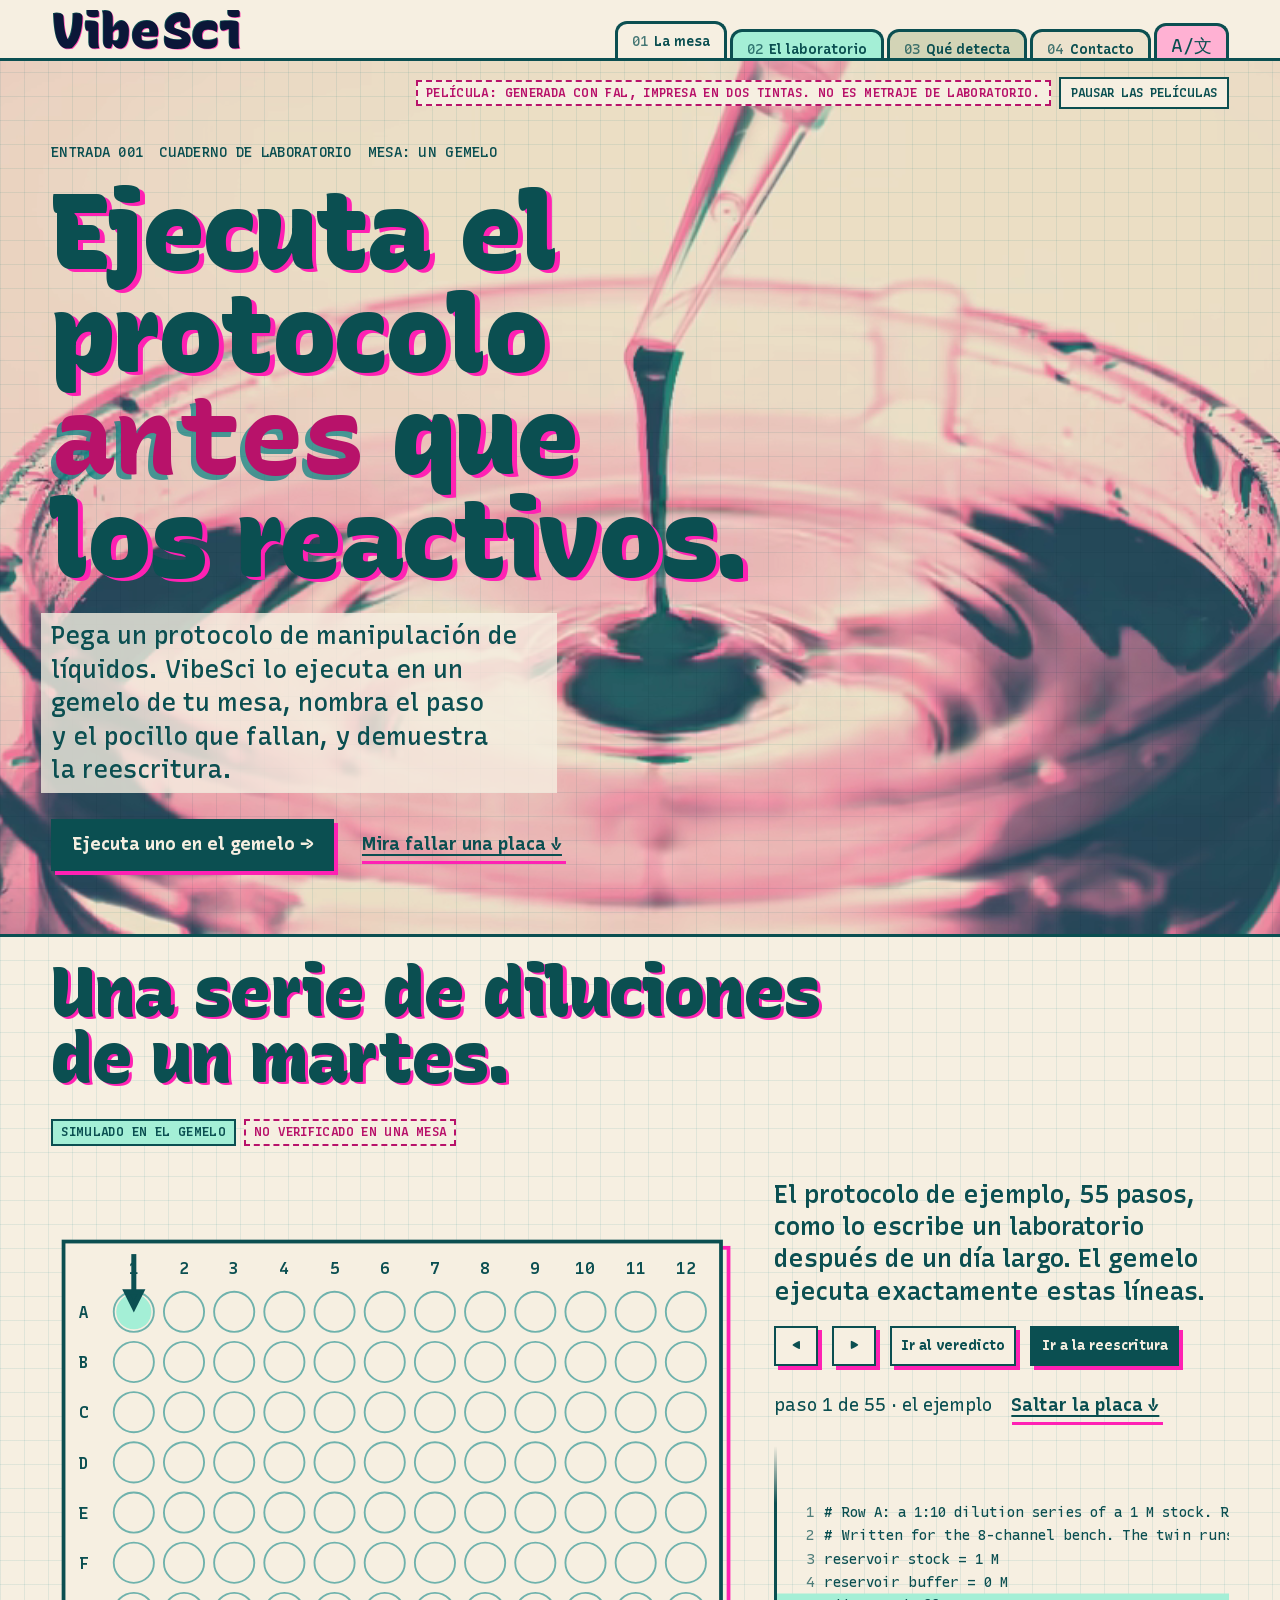
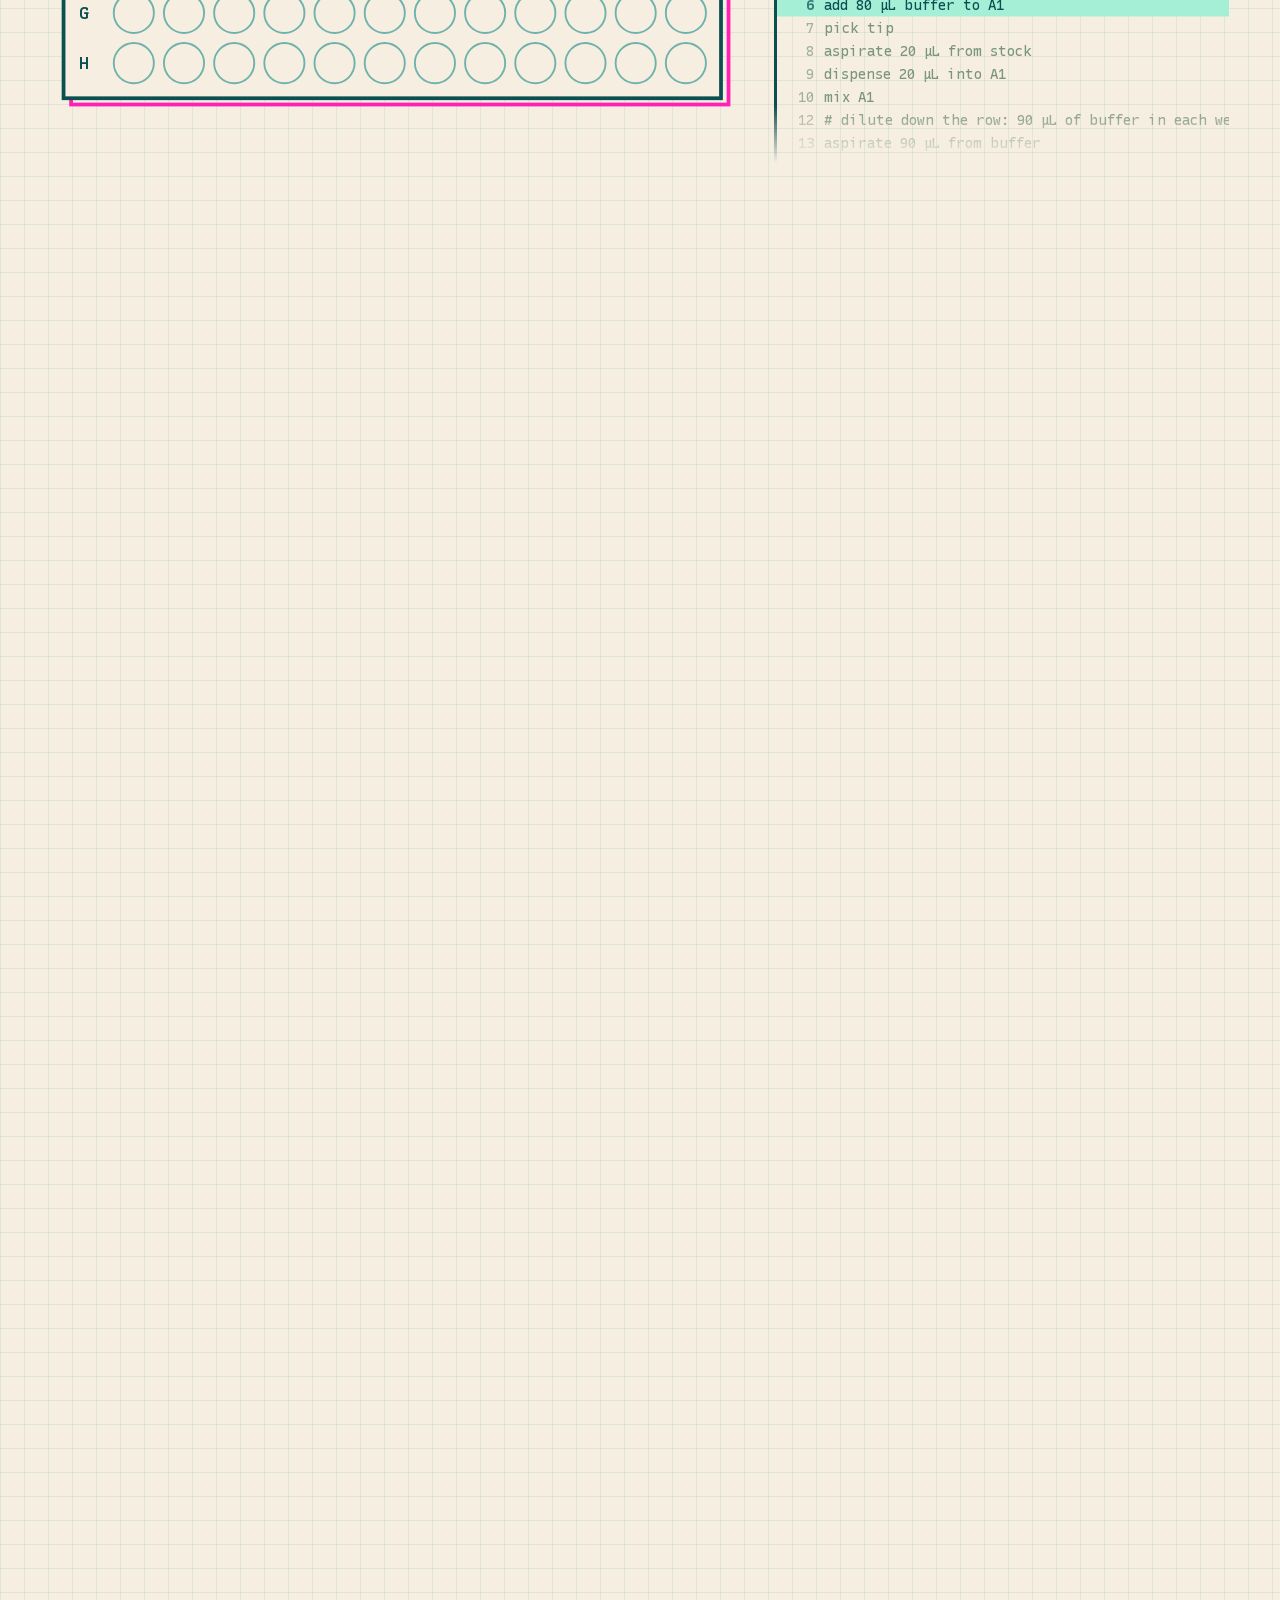
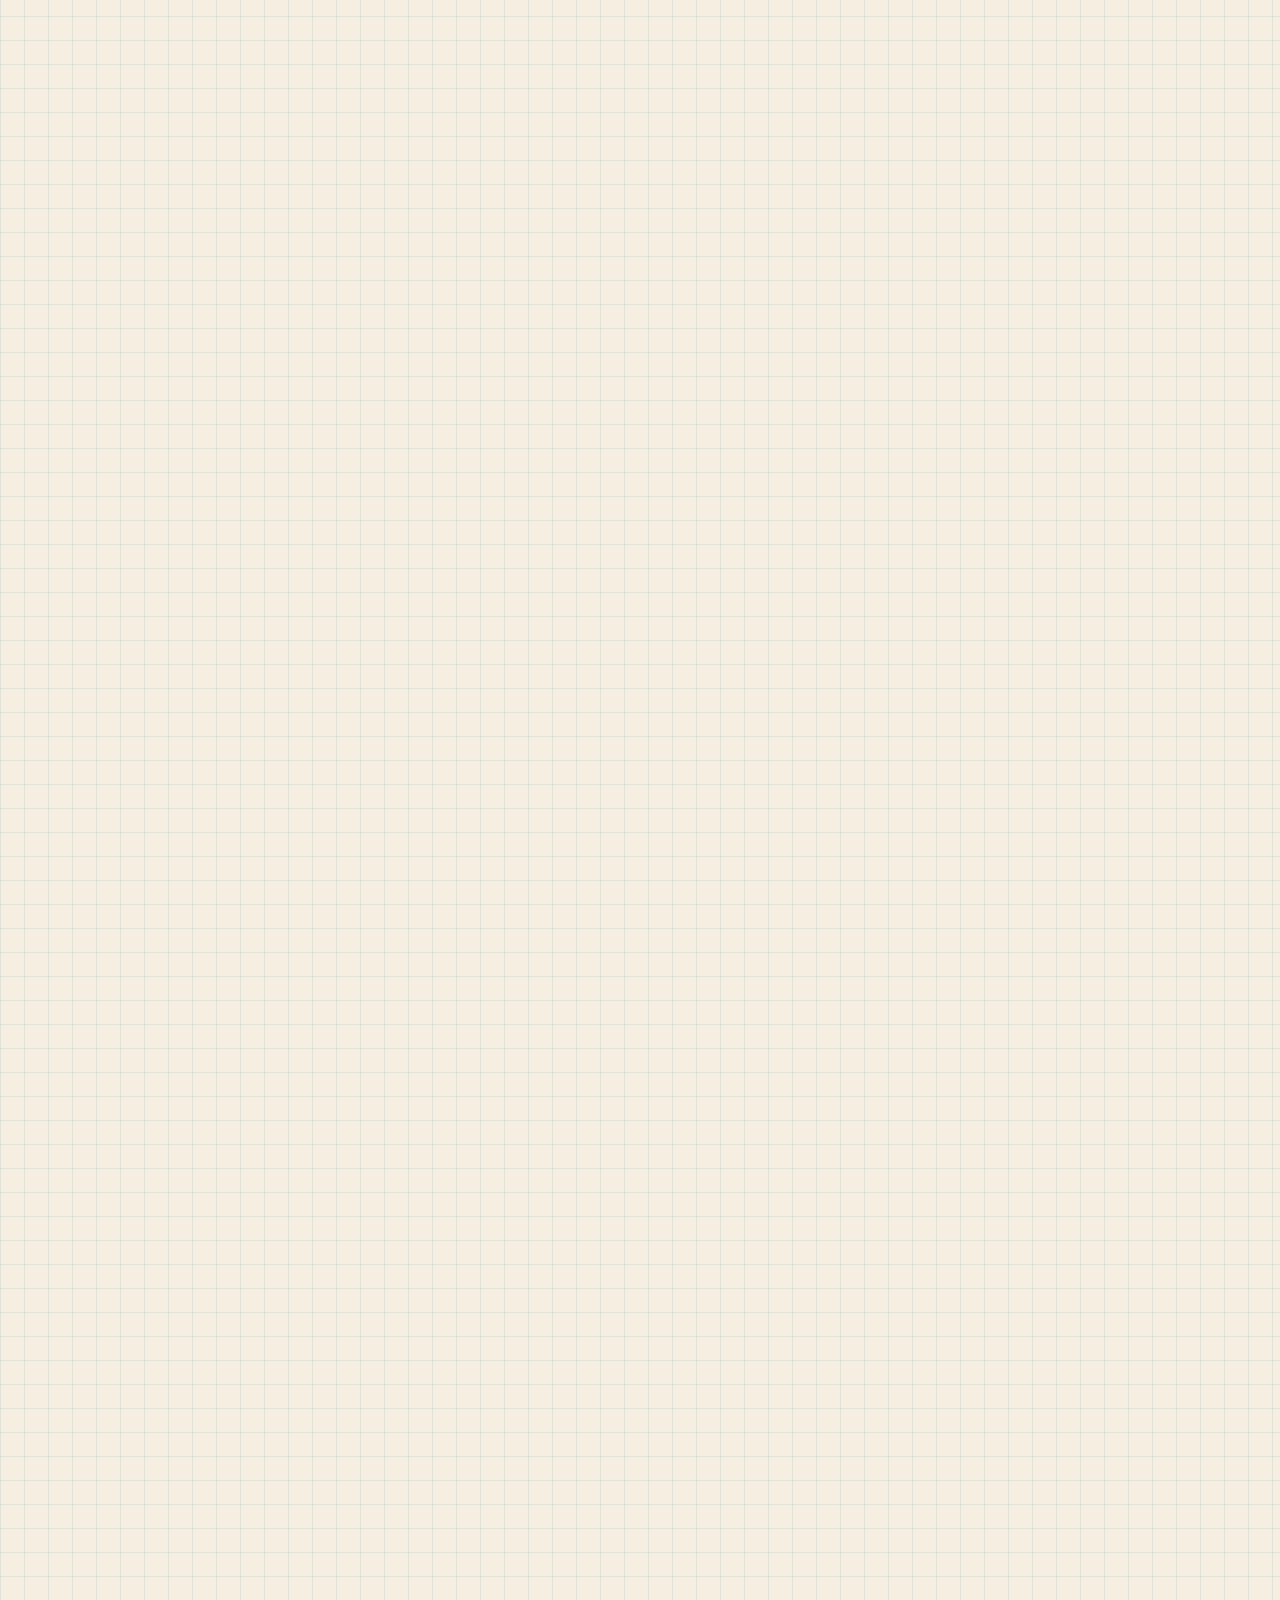
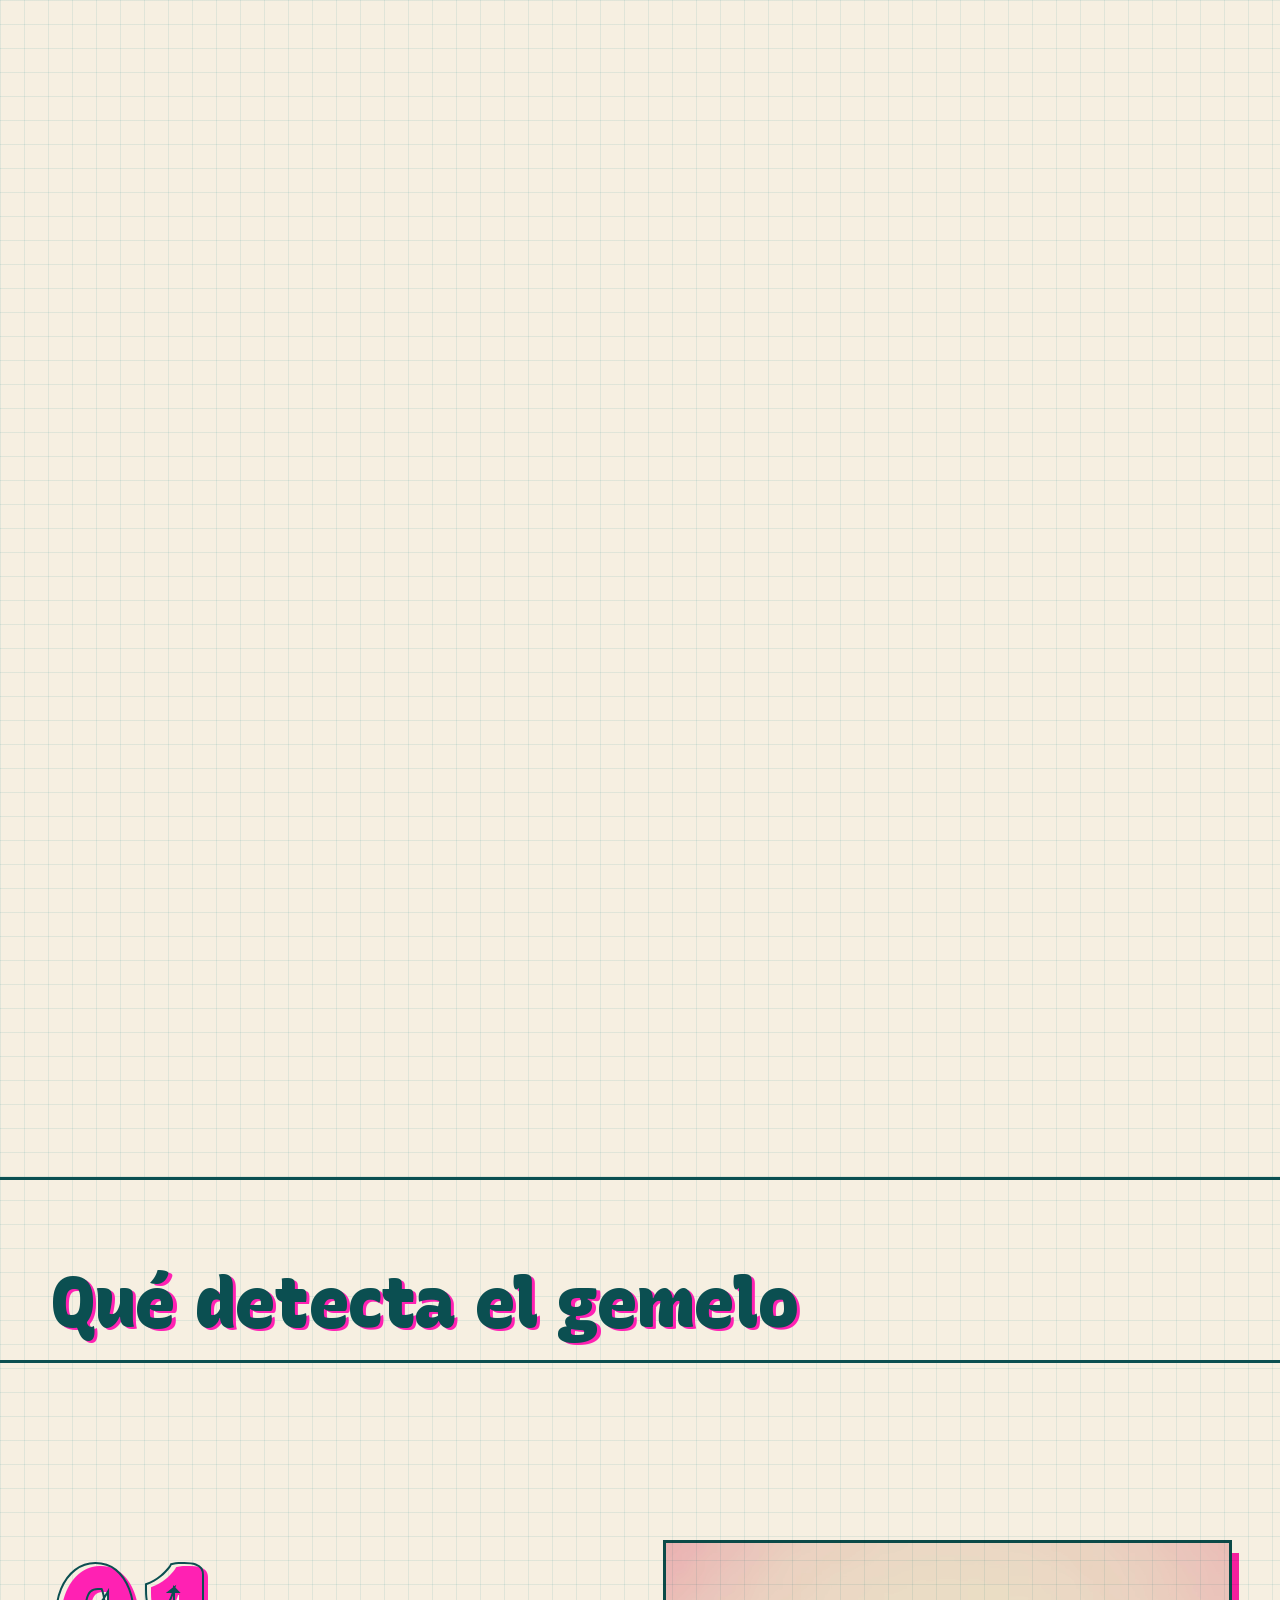
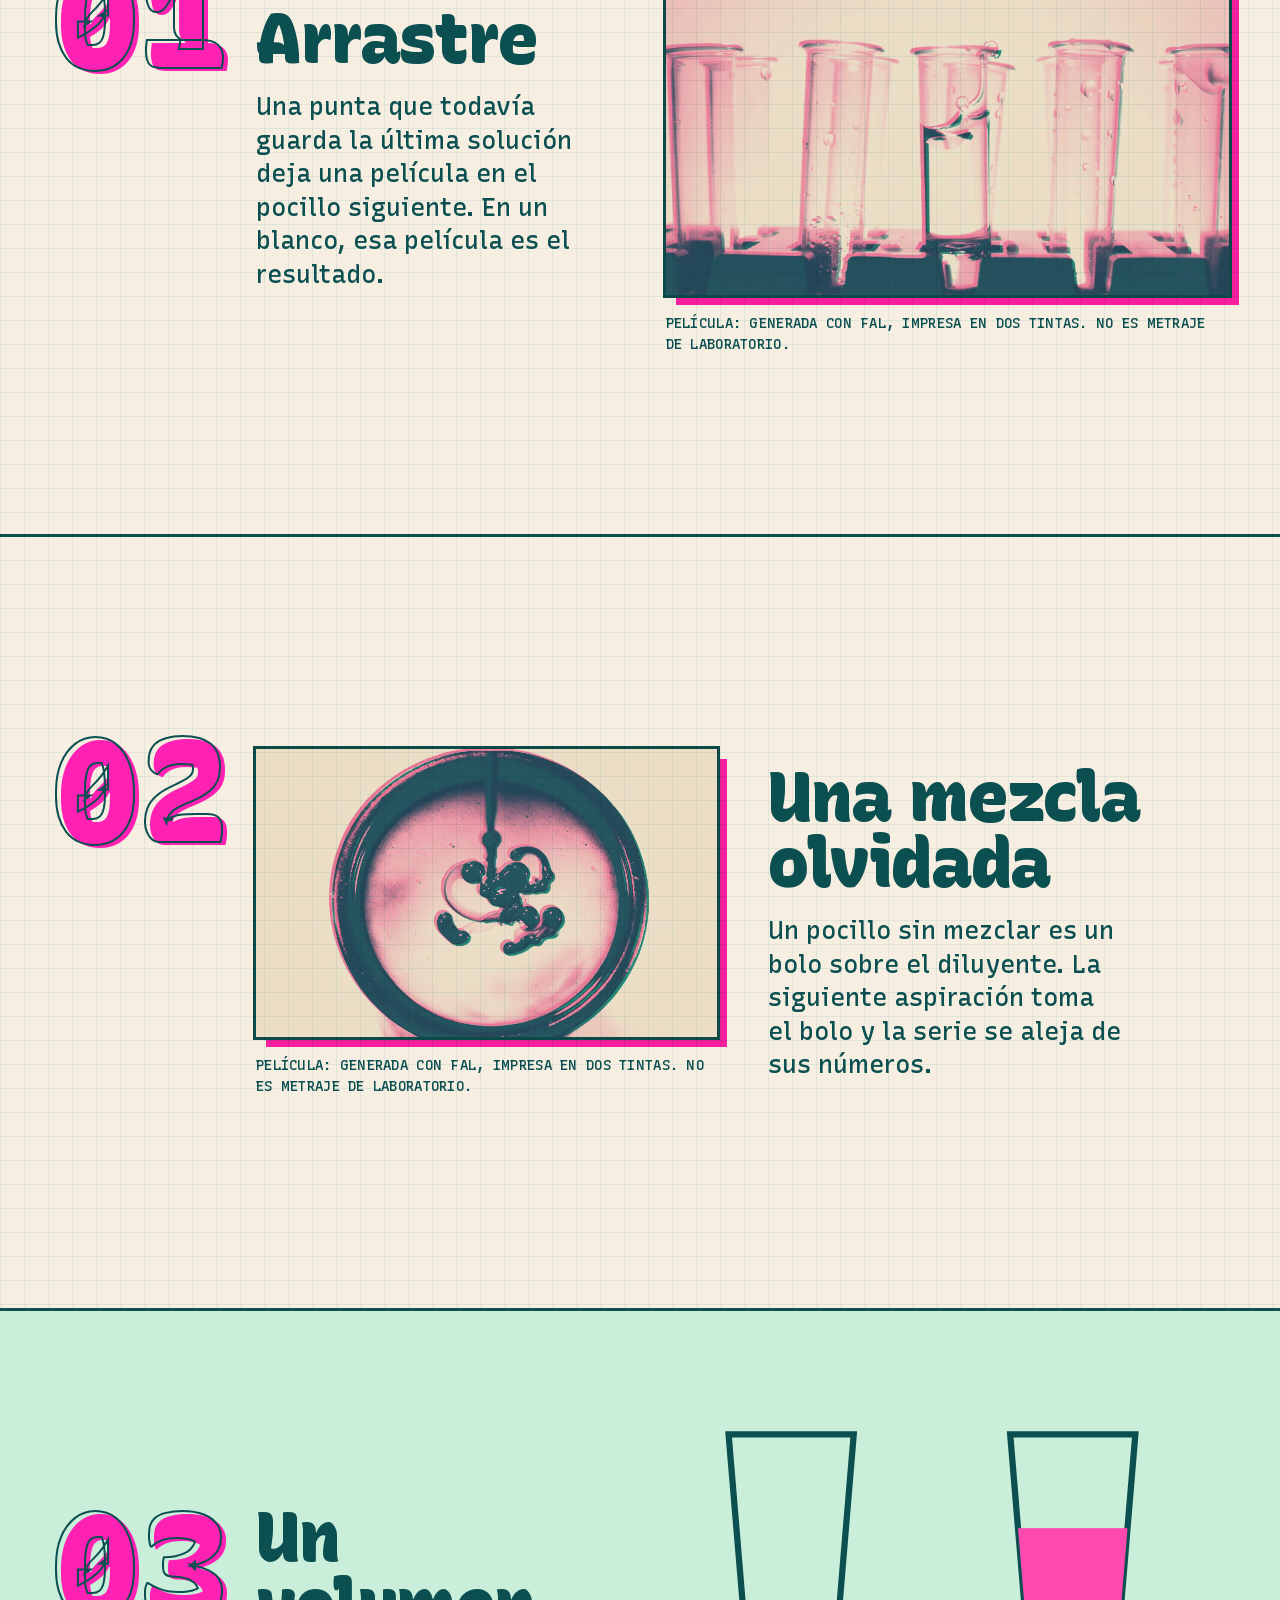
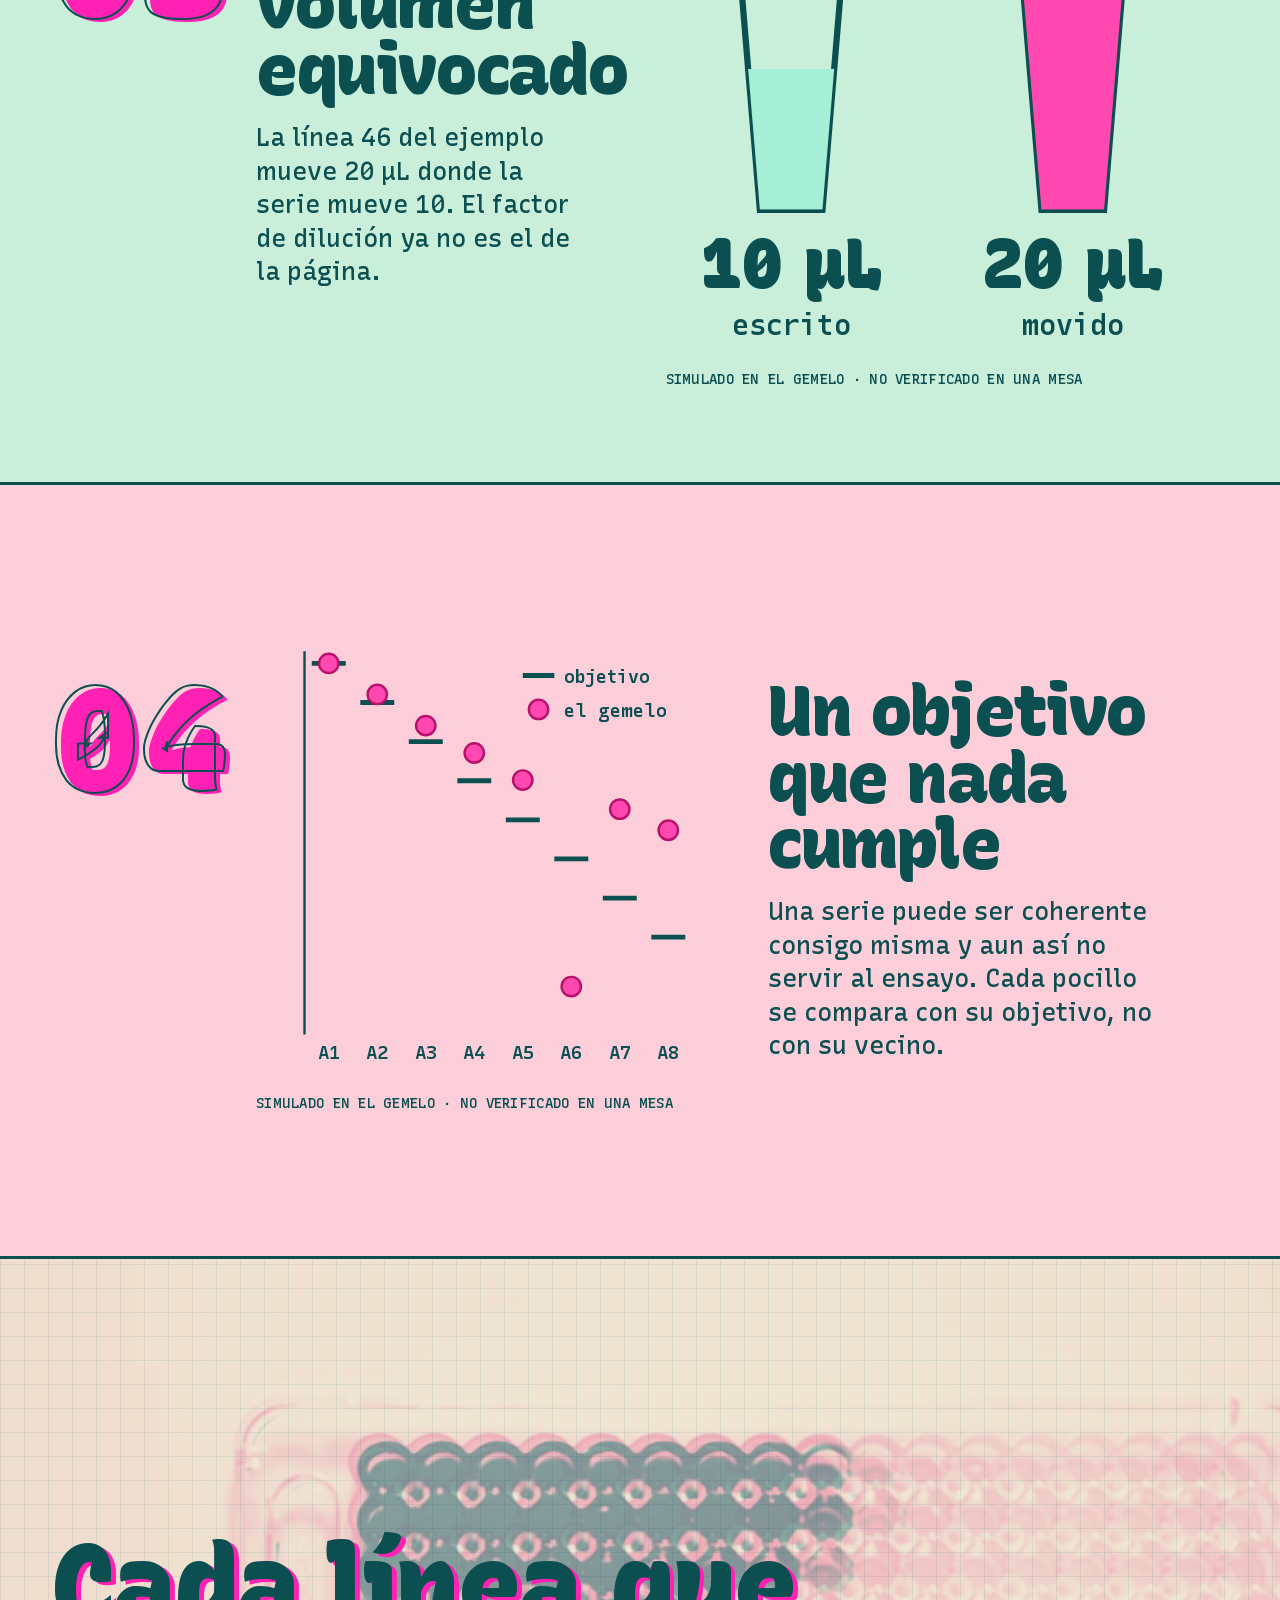
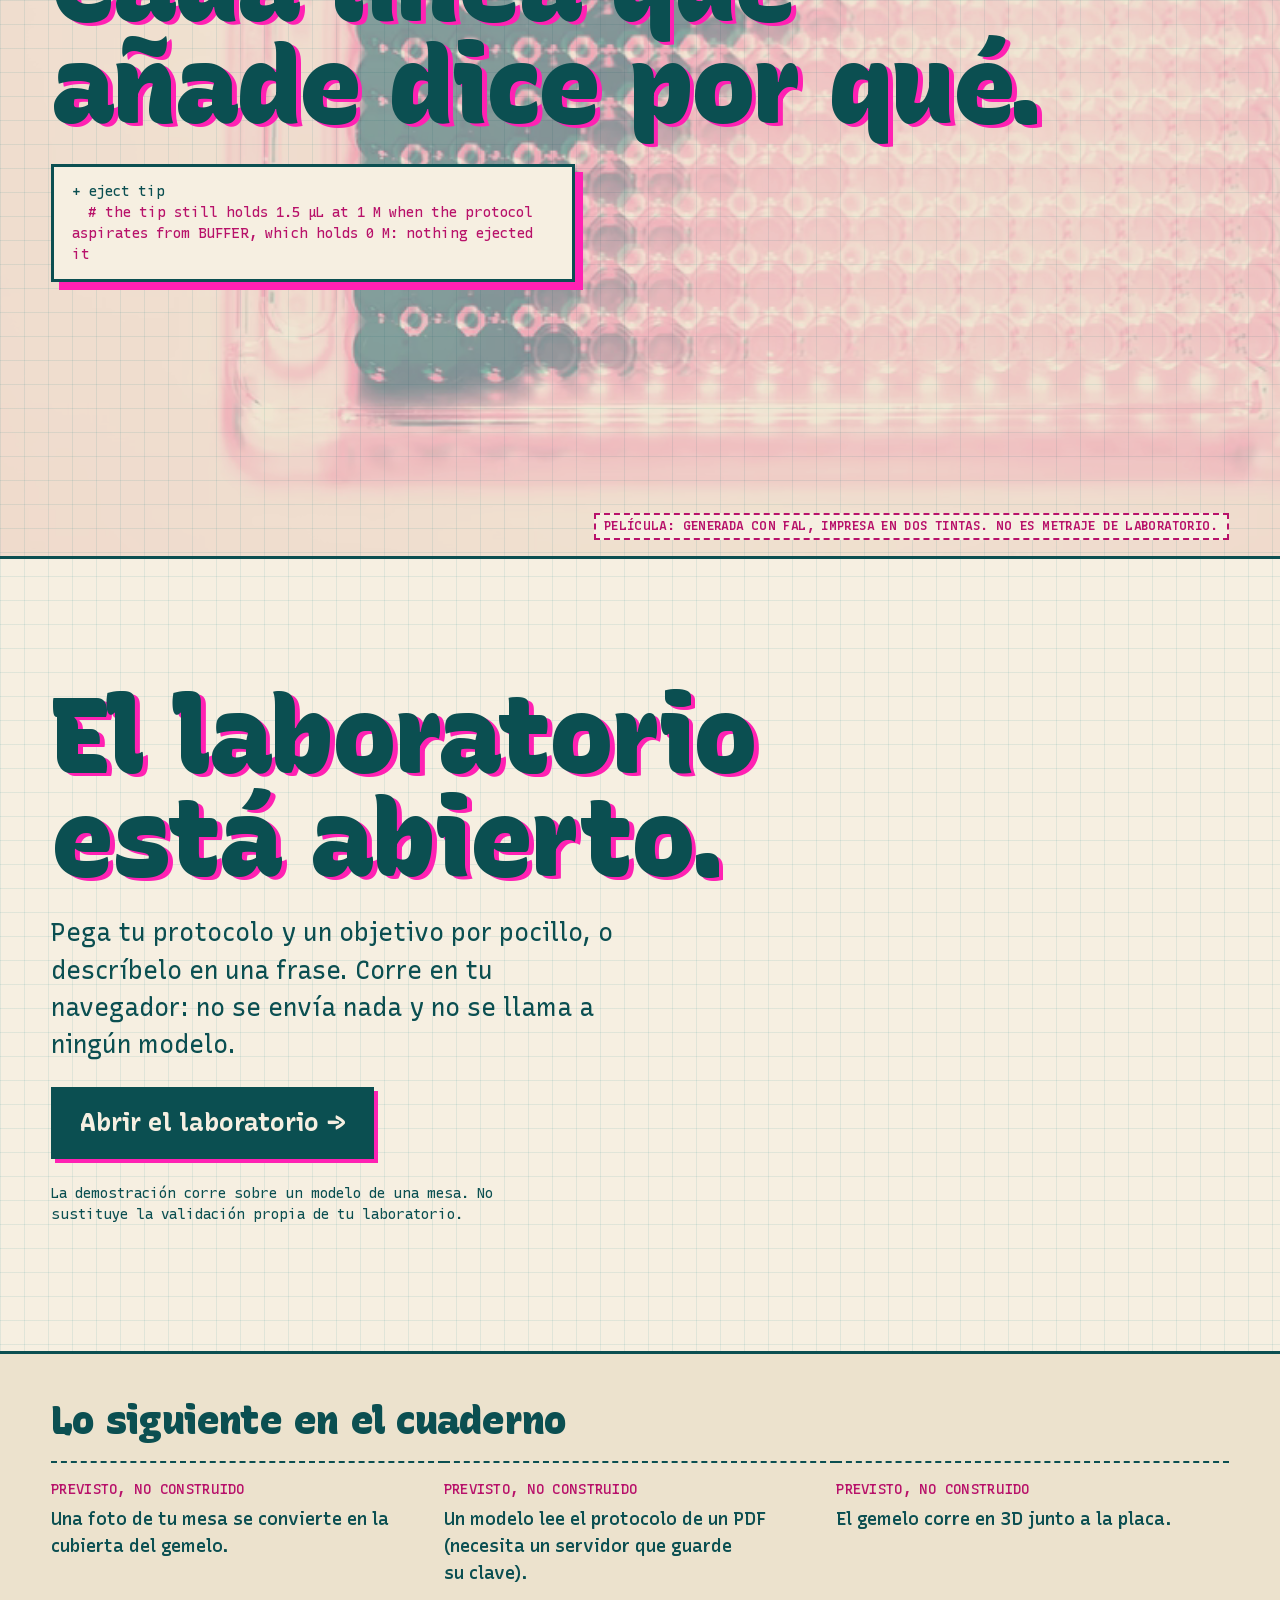
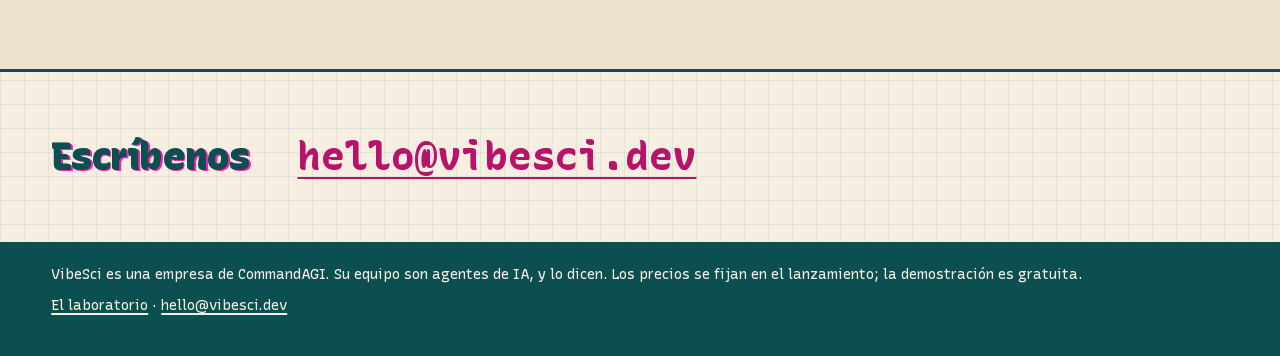
<file: es/index.html>
<!doctype html>
<html lang="es">
<head>
<meta charset="utf-8">
<meta name="viewport" content="width=device-width, initial-scale=1">
<meta http-equiv="Content-Security-Policy" content="default-src 'self'; script-src 'self'; style-src 'self' 'unsafe-inline'; img-src 'self' data:; media-src 'self'; connect-src 'none'; object-src 'none'; base-uri 'none'; form-action 'none'">
<title>VibeSci: ejecuta el protocolo antes que los reactivos</title>
<meta name="description" content="VibeSci lee un protocolo de manipulación de líquidos, lo ejecuta en un gemelo de tu mesa, nombra el paso y el pocillo que fallan, reescribe el protocolo y demuestra la corrección en el mismo gemelo.">
<meta name="theme-color" content="#f6efe1">
<meta property="og:title" content="VibeSci: ejecuta el protocolo antes que los reactivos">
<meta property="og:description" content="VibeSci lee un protocolo de manipulación de líquidos, lo ejecuta en un gemelo de tu mesa, nombra el paso y el pocillo que fallan, reescribe el protocolo y demuestra la corrección en el mismo gemelo.">
<meta property="og:image" content="https://vibesci.commandagi.app/og.png">
<meta property="og:url" content="https://vibesci.commandagi.app/es/index.html">
<meta name="twitter:card" content="summary_large_image">
<link rel="preload" href="../fonts/recursive.woff2" as="font" type="font/woff2" crossorigin>
<link rel="stylesheet" href="../style.css">
<link rel="icon" href="../mark.svg" type="image/svg+xml">
<link rel="apple-touch-icon" href="../touch-icon.png">
<link rel="alternate" hreflang="en" href="../index.html">
<link rel="alternate" hreflang="es" href="../es/index.html">
<link rel="alternate" hreflang="zh-Hans" href="../zh/index.html">
</head>
<body class="index">
<a class="skip" href="#main">Saltar al contenido</a>
<header class="head">
  <a class="wordmark" href="index.html"><img src="../wordmark.svg" alt="VibeSci" width="197" height="40"></a>
  <nav class="tabs" aria-label="Sitio">
    <a class="tab" href="#bench" aria-current="page"><span class="n">01</span> <span class="w">La mesa</span></a>
    <a class="tab" href="lab.html"><span class="n">02</span> <span class="w">El laboratorio</span></a>
    <a class="tab" href="#catches"><span class="n">03</span> <span class="w">Qué detecta</span></a>
    <a class="tab" href="#contact"><span class="n">04</span> <span class="w">Contacto</span></a>
    <span class="lang">
      <button type="button" class="tab lang-btn" commandfor="lang-dialog" command="show-modal" aria-haspopup="dialog" aria-label="Idioma" title="Idioma"><span aria-hidden="true">A/<span lang="zh-Hans">文</span></span></button>
      <noscript><a href="../index.html" hreflang="en" lang="en">English</a> · <a href="../zh/index.html" hreflang="zh-Hans" lang="zh-Hans">简体中文</a></noscript>
    </span>
  </nav>
  <dialog id="lang-dialog" class="lang-dialog" aria-labelledby="lang-dialog-title" closedby="any">
    <div class="lang-dialog__box">
      <div class="lang-dialog__head"><h2 id="lang-dialog-title">Idioma</h2><form method="dialog"><button class="lang-dialog__close" aria-label="Cerrar">✕</button></form></div>
      <ul class="lang-list" role="list"><li><a href="../index.html" hreflang="en"><span lang="en">English</span></a></li><li><a href="../es/index.html" hreflang="es" aria-current="true"><span lang="es">Español</span></a></li><li><a href="../zh/index.html" hreflang="zh-Hans"><span lang="zh-Hans">简体中文</span></a></li></ul>
    </div>
  </dialog>
</header>
<main id="main">
  <section class="cover" aria-labelledby="cover-h">
    <video class="film" muted loop playsinline preload="metadata" poster="../media/drop.webp" aria-hidden="true" tabindex="-1"><source src="../media/drop.webm" type="video/webm; codecs=av01.0.05M.08"><source src="../media/drop.mp4" type="video/mp4"></video>
    <p class="film-note"><span class="flag unverified">Película: generada con fal, impresa en dos tintas. No es metraje de laboratorio.</span> <button type="button" class="film-toggle" data-films aria-pressed="false">Pausar las películas</button></p>
    <div class="cover__sheet">
      <p class="entry label"><span>Entrada 001</span><span>Cuaderno de laboratorio</span><span>Mesa: un gemelo</span></p>
      <h1 id="cover-h" class="misreg">Ejecuta el protocolo <em>antes</em> que los reactivos.</h1>
      <p class="cover__lede">Pega un protocolo de manipulación de líquidos. VibeSci lo ejecuta en un gemelo de tu mesa, nombra el paso y el pocillo que fallan, y demuestra la reescritura.</p>
      <p class="cta-row"><a class="print" href="lab.html">Ejecuta uno en el gemelo →</a> <a class="pencil" href="#bench">Mira fallar una placa ↓</a></p>
    </div>
  </section>

  <section id="bench" class="bench" aria-labelledby="bench-h">
    <div class="bench__track">
      <div class="bench__stick">
        <header class="bench__head">
          <h2 id="bench-h" class="misreg">Una serie de diluciones de un martes.</h2>
          <p class="bench__flags"><span class="flag sim">Simulado en el gemelo</span><span class="flag unverified">No verificado en una mesa</span></p>
        </header>
        <figure class="plate-fig">
          <div class="plate-wrap"><svg class="plate" viewBox="0 0 544 384" role="img" aria-labelledby="plate-title"><title id="plate-title">Una placa de 96 pocillos vista desde arriba: el líquido es menta, y cuanto más lleva un pocillo, más rosa es.</title><rect class="frame-pink" x="16" y="15" width="524" height="364"/><rect class="frame" x="10" y="10" width="524" height="364"/><text class="tick" x="66" y="36" text-anchor="middle">1</text><text class="tick" x="106" y="36" text-anchor="middle">2</text><text class="tick" x="146" y="36" text-anchor="middle">3</text><text class="tick" x="186" y="36" text-anchor="middle">4</text><text class="tick" x="226" y="36" text-anchor="middle">5</text><text class="tick" x="266" y="36" text-anchor="middle">6</text><text class="tick" x="306" y="36" text-anchor="middle">7</text><text class="tick" x="346" y="36" text-anchor="middle">8</text><text class="tick" x="386" y="36" text-anchor="middle">9</text><text class="tick" x="426" y="36" text-anchor="middle">10</text><text class="tick" x="466" y="36" text-anchor="middle">11</text><text class="tick" x="506" y="36" text-anchor="middle">12</text><text class="tick" x="26" y="71" text-anchor="middle">A</text><circle class="rim" cx="66" cy="66" r="16"/><circle class="fill" data-well="A1" cx="66" cy="66" r="14" fill="#f55ab4"/><circle class="rim" cx="106" cy="66" r="16"/><circle class="fill" data-well="A2" cx="106" cy="66" r="14" fill="#eb6db9"/><circle class="ring" data-ring="A2" cx="106" cy="66" r="20"/><circle class="rim" cx="146" cy="66" r="16"/><circle class="fill" data-well="A3" cx="146" cy="66" r="14" fill="#e080bd"/><circle class="ring" data-ring="A3" cx="146" cy="66" r="20"/><circle class="rim" cx="186" cy="66" r="16"/><circle class="fill" data-well="A4" cx="186" cy="66" r="14" fill="#d890c0"/><circle class="ring" data-ring="A4" cx="186" cy="66" r="20"/><circle class="rim" cx="226" cy="66" r="16"/><circle class="fill" data-well="A5" cx="226" cy="66" r="14" fill="#d09fc4"/><circle class="ring" data-ring="A5" cx="226" cy="66" r="20"/><circle class="rim" cx="266" cy="66" r="16"/><circle class="fill" data-well="A6" cx="266" cy="66" r="14" fill="#a4efd6"/><circle class="ring" data-ring="A6" cx="266" cy="66" r="20"/><circle class="rim" cx="306" cy="66" r="16"/><circle class="fill" data-well="A7" cx="306" cy="66" r="14" fill="#c7aec7"/><circle class="ring" data-ring="A7" cx="306" cy="66" r="20"/><circle class="rim" cx="346" cy="66" r="16"/><circle class="fill" data-well="A8" cx="346" cy="66" r="14" fill="#c2b9ca"/><circle class="ring" data-ring="A8" cx="346" cy="66" r="20"/><circle class="rim" cx="386" cy="66" r="16"/><circle class="fill" data-well="A9" cx="386" cy="66" r="0" fill="#f6efe1"/><circle class="rim" cx="426" cy="66" r="16"/><circle class="fill" data-well="A10" cx="426" cy="66" r="0" fill="#f6efe1"/><circle class="rim" cx="466" cy="66" r="16"/><circle class="fill" data-well="A11" cx="466" cy="66" r="0" fill="#f6efe1"/><circle class="rim" cx="506" cy="66" r="16"/><circle class="fill" data-well="A12" cx="506" cy="66" r="0" fill="#f6efe1"/><text class="tick" x="26" y="111" text-anchor="middle">B</text><circle class="rim" cx="66" cy="106" r="16"/><circle class="fill" data-well="B1" cx="66" cy="106" r="14" fill="#b7ccce"/><circle class="rim" cx="106" cy="106" r="16"/><circle class="fill" data-well="B2" cx="106" cy="106" r="14" fill="#a9e6d4"/><circle class="rim" cx="146" cy="106" r="16"/><circle class="fill" data-well="B3" cx="146" cy="106" r="14" fill="#a4efd6"/><circle class="rim" cx="186" cy="106" r="16"/><circle class="fill" data-well="B4" cx="186" cy="106" r="14" fill="#a4efd6"/><circle class="rim" cx="226" cy="106" r="16"/><circle class="fill" data-well="B5" cx="226" cy="106" r="14" fill="#a4efd6"/><circle class="rim" cx="266" cy="106" r="16"/><circle class="fill" data-well="B6" cx="266" cy="106" r="14" fill="#a4efd6"/><circle class="rim" cx="306" cy="106" r="16"/><circle class="fill" data-well="B7" cx="306" cy="106" r="14" fill="#a4efd6"/><circle class="rim" cx="346" cy="106" r="16"/><circle class="fill" data-well="B8" cx="346" cy="106" r="14" fill="#a4efd6"/><circle class="rim" cx="386" cy="106" r="16"/><circle class="fill" data-well="B9" cx="386" cy="106" r="0" fill="#f6efe1"/><circle class="rim" cx="426" cy="106" r="16"/><circle class="fill" data-well="B10" cx="426" cy="106" r="0" fill="#f6efe1"/><circle class="rim" cx="466" cy="106" r="16"/><circle class="fill" data-well="B11" cx="466" cy="106" r="0" fill="#f6efe1"/><circle class="rim" cx="506" cy="106" r="16"/><circle class="fill" data-well="B12" cx="506" cy="106" r="0" fill="#f6efe1"/><text class="tick" x="26" y="151" text-anchor="middle">C</text><circle class="rim" cx="66" cy="146" r="16"/><circle class="fill" data-well="C1" cx="66" cy="146" r="0" fill="#f6efe1"/><circle class="rim" cx="106" cy="146" r="16"/><circle class="fill" data-well="C2" cx="106" cy="146" r="0" fill="#f6efe1"/><circle class="rim" cx="146" cy="146" r="16"/><circle class="fill" data-well="C3" cx="146" cy="146" r="0" fill="#f6efe1"/><circle class="rim" cx="186" cy="146" r="16"/><circle class="fill" data-well="C4" cx="186" cy="146" r="0" fill="#f6efe1"/><circle class="rim" cx="226" cy="146" r="16"/><circle class="fill" data-well="C5" cx="226" cy="146" r="0" fill="#f6efe1"/><circle class="rim" cx="266" cy="146" r="16"/><circle class="fill" data-well="C6" cx="266" cy="146" r="0" fill="#f6efe1"/><circle class="rim" cx="306" cy="146" r="16"/><circle class="fill" data-well="C7" cx="306" cy="146" r="0" fill="#f6efe1"/><circle class="rim" cx="346" cy="146" r="16"/><circle class="fill" data-well="C8" cx="346" cy="146" r="0" fill="#f6efe1"/><circle class="rim" cx="386" cy="146" r="16"/><circle class="fill" data-well="C9" cx="386" cy="146" r="0" fill="#f6efe1"/><circle class="rim" cx="426" cy="146" r="16"/><circle class="fill" data-well="C10" cx="426" cy="146" r="0" fill="#f6efe1"/><circle class="rim" cx="466" cy="146" r="16"/><circle class="fill" data-well="C11" cx="466" cy="146" r="0" fill="#f6efe1"/><circle class="rim" cx="506" cy="146" r="16"/><circle class="fill" data-well="C12" cx="506" cy="146" r="0" fill="#f6efe1"/><text class="tick" x="26" y="191" text-anchor="middle">D</text><circle class="rim" cx="66" cy="186" r="16"/><circle class="fill" data-well="D1" cx="66" cy="186" r="0" fill="#f6efe1"/><circle class="rim" cx="106" cy="186" r="16"/><circle class="fill" data-well="D2" cx="106" cy="186" r="0" fill="#f6efe1"/><circle class="rim" cx="146" cy="186" r="16"/><circle class="fill" data-well="D3" cx="146" cy="186" r="0" fill="#f6efe1"/><circle class="rim" cx="186" cy="186" r="16"/><circle class="fill" data-well="D4" cx="186" cy="186" r="0" fill="#f6efe1"/><circle class="rim" cx="226" cy="186" r="16"/><circle class="fill" data-well="D5" cx="226" cy="186" r="0" fill="#f6efe1"/><circle class="rim" cx="266" cy="186" r="16"/><circle class="fill" data-well="D6" cx="266" cy="186" r="0" fill="#f6efe1"/><circle class="rim" cx="306" cy="186" r="16"/><circle class="fill" data-well="D7" cx="306" cy="186" r="0" fill="#f6efe1"/><circle class="rim" cx="346" cy="186" r="16"/><circle class="fill" data-well="D8" cx="346" cy="186" r="0" fill="#f6efe1"/><circle class="rim" cx="386" cy="186" r="16"/><circle class="fill" data-well="D9" cx="386" cy="186" r="0" fill="#f6efe1"/><circle class="rim" cx="426" cy="186" r="16"/><circle class="fill" data-well="D10" cx="426" cy="186" r="0" fill="#f6efe1"/><circle class="rim" cx="466" cy="186" r="16"/><circle class="fill" data-well="D11" cx="466" cy="186" r="0" fill="#f6efe1"/><circle class="rim" cx="506" cy="186" r="16"/><circle class="fill" data-well="D12" cx="506" cy="186" r="0" fill="#f6efe1"/><text class="tick" x="26" y="231" text-anchor="middle">E</text><circle class="rim" cx="66" cy="226" r="16"/><circle class="fill" data-well="E1" cx="66" cy="226" r="0" fill="#f6efe1"/><circle class="rim" cx="106" cy="226" r="16"/><circle class="fill" data-well="E2" cx="106" cy="226" r="0" fill="#f6efe1"/><circle class="rim" cx="146" cy="226" r="16"/><circle class="fill" data-well="E3" cx="146" cy="226" r="0" fill="#f6efe1"/><circle class="rim" cx="186" cy="226" r="16"/><circle class="fill" data-well="E4" cx="186" cy="226" r="0" fill="#f6efe1"/><circle class="rim" cx="226" cy="226" r="16"/><circle class="fill" data-well="E5" cx="226" cy="226" r="0" fill="#f6efe1"/><circle class="rim" cx="266" cy="226" r="16"/><circle class="fill" data-well="E6" cx="266" cy="226" r="0" fill="#f6efe1"/><circle class="rim" cx="306" cy="226" r="16"/><circle class="fill" data-well="E7" cx="306" cy="226" r="0" fill="#f6efe1"/><circle class="rim" cx="346" cy="226" r="16"/><circle class="fill" data-well="E8" cx="346" cy="226" r="0" fill="#f6efe1"/><circle class="rim" cx="386" cy="226" r="16"/><circle class="fill" data-well="E9" cx="386" cy="226" r="0" fill="#f6efe1"/><circle class="rim" cx="426" cy="226" r="16"/><circle class="fill" data-well="E10" cx="426" cy="226" r="0" fill="#f6efe1"/><circle class="rim" cx="466" cy="226" r="16"/><circle class="fill" data-well="E11" cx="466" cy="226" r="0" fill="#f6efe1"/><circle class="rim" cx="506" cy="226" r="16"/><circle class="fill" data-well="E12" cx="506" cy="226" r="0" fill="#f6efe1"/><text class="tick" x="26" y="271" text-anchor="middle">F</text><circle class="rim" cx="66" cy="266" r="16"/><circle class="fill" data-well="F1" cx="66" cy="266" r="0" fill="#f6efe1"/><circle class="rim" cx="106" cy="266" r="16"/><circle class="fill" data-well="F2" cx="106" cy="266" r="0" fill="#f6efe1"/><circle class="rim" cx="146" cy="266" r="16"/><circle class="fill" data-well="F3" cx="146" cy="266" r="0" fill="#f6efe1"/><circle class="rim" cx="186" cy="266" r="16"/><circle class="fill" data-well="F4" cx="186" cy="266" r="0" fill="#f6efe1"/><circle class="rim" cx="226" cy="266" r="16"/><circle class="fill" data-well="F5" cx="226" cy="266" r="0" fill="#f6efe1"/><circle class="rim" cx="266" cy="266" r="16"/><circle class="fill" data-well="F6" cx="266" cy="266" r="0" fill="#f6efe1"/><circle class="rim" cx="306" cy="266" r="16"/><circle class="fill" data-well="F7" cx="306" cy="266" r="0" fill="#f6efe1"/><circle class="rim" cx="346" cy="266" r="16"/><circle class="fill" data-well="F8" cx="346" cy="266" r="0" fill="#f6efe1"/><circle class="rim" cx="386" cy="266" r="16"/><circle class="fill" data-well="F9" cx="386" cy="266" r="0" fill="#f6efe1"/><circle class="rim" cx="426" cy="266" r="16"/><circle class="fill" data-well="F10" cx="426" cy="266" r="0" fill="#f6efe1"/><circle class="rim" cx="466" cy="266" r="16"/><circle class="fill" data-well="F11" cx="466" cy="266" r="0" fill="#f6efe1"/><circle class="rim" cx="506" cy="266" r="16"/><circle class="fill" data-well="F12" cx="506" cy="266" r="0" fill="#f6efe1"/><text class="tick" x="26" y="311" text-anchor="middle">G</text><circle class="rim" cx="66" cy="306" r="16"/><circle class="fill" data-well="G1" cx="66" cy="306" r="0" fill="#f6efe1"/><circle class="rim" cx="106" cy="306" r="16"/><circle class="fill" data-well="G2" cx="106" cy="306" r="0" fill="#f6efe1"/><circle class="rim" cx="146" cy="306" r="16"/><circle class="fill" data-well="G3" cx="146" cy="306" r="0" fill="#f6efe1"/><circle class="rim" cx="186" cy="306" r="16"/><circle class="fill" data-well="G4" cx="186" cy="306" r="0" fill="#f6efe1"/><circle class="rim" cx="226" cy="306" r="16"/><circle class="fill" data-well="G5" cx="226" cy="306" r="0" fill="#f6efe1"/><circle class="rim" cx="266" cy="306" r="16"/><circle class="fill" data-well="G6" cx="266" cy="306" r="0" fill="#f6efe1"/><circle class="rim" cx="306" cy="306" r="16"/><circle class="fill" data-well="G7" cx="306" cy="306" r="0" fill="#f6efe1"/><circle class="rim" cx="346" cy="306" r="16"/><circle class="fill" data-well="G8" cx="346" cy="306" r="0" fill="#f6efe1"/><circle class="rim" cx="386" cy="306" r="16"/><circle class="fill" data-well="G9" cx="386" cy="306" r="0" fill="#f6efe1"/><circle class="rim" cx="426" cy="306" r="16"/><circle class="fill" data-well="G10" cx="426" cy="306" r="0" fill="#f6efe1"/><circle class="rim" cx="466" cy="306" r="16"/><circle class="fill" data-well="G11" cx="466" cy="306" r="0" fill="#f6efe1"/><circle class="rim" cx="506" cy="306" r="16"/><circle class="fill" data-well="G12" cx="506" cy="306" r="0" fill="#f6efe1"/><text class="tick" x="26" y="351" text-anchor="middle">H</text><circle class="rim" cx="66" cy="346" r="16"/><circle class="fill" data-well="H1" cx="66" cy="346" r="0" fill="#f6efe1"/><circle class="rim" cx="106" cy="346" r="16"/><circle class="fill" data-well="H2" cx="106" cy="346" r="0" fill="#f6efe1"/><circle class="rim" cx="146" cy="346" r="16"/><circle class="fill" data-well="H3" cx="146" cy="346" r="0" fill="#f6efe1"/><circle class="rim" cx="186" cy="346" r="16"/><circle class="fill" data-well="H4" cx="186" cy="346" r="0" fill="#f6efe1"/><circle class="rim" cx="226" cy="346" r="16"/><circle class="fill" data-well="H5" cx="226" cy="346" r="0" fill="#f6efe1"/><circle class="rim" cx="266" cy="346" r="16"/><circle class="fill" data-well="H6" cx="266" cy="346" r="0" fill="#f6efe1"/><circle class="rim" cx="306" cy="346" r="16"/><circle class="fill" data-well="H7" cx="306" cy="346" r="0" fill="#f6efe1"/><circle class="rim" cx="346" cy="346" r="16"/><circle class="fill" data-well="H8" cx="346" cy="346" r="0" fill="#f6efe1"/><circle class="rim" cx="386" cy="346" r="16"/><circle class="fill" data-well="H9" cx="386" cy="346" r="0" fill="#f6efe1"/><circle class="rim" cx="426" cy="346" r="16"/><circle class="fill" data-well="H10" cx="426" cy="346" r="0" fill="#f6efe1"/><circle class="rim" cx="466" cy="346" r="16"/><circle class="fill" data-well="H11" cx="466" cy="346" r="0" fill="#f6efe1"/><circle class="rim" cx="506" cy="346" r="16"/><circle class="fill" data-well="H12" cx="506" cy="346" r="0" fill="#f6efe1"/><g class="tip" aria-hidden="true" opacity="0"><line x1="0" y1="-46" x2="0" y2="-14"/><path class="tip-end" d="M-6 -16 L6 -16 L0 -4 Z"/></g></svg><p class="stamp" aria-hidden="true"><span>Falla</span><small>A2 +61%</small></p></div>
        </figure>
        <div class="bench__side">
          <p class="caption" aria-live="polite">El protocolo de ejemplo, 55 pasos, como lo escribe un laboratorio después de un día largo. 7 pocillos salen mal; el primero es A2 en el paso 7: 32.2 mM donde se pedían 20 mM (+61%).</p>
          <div class="bench__ctrl">
            <button type="button" class="btn small quiet" data-step="back" aria-label="Paso anterior">◀</button>
            <button type="button" class="btn small quiet" data-step="next" aria-label="Paso siguiente">▶</button>
            <button type="button" class="btn small quiet" data-step="judge">Ir al veredicto</button>
            <button type="button" class="btn small" data-step="fix">Ir a la reescritura</button>
          </div>
          <p class="bench__meta"><output>Simulado en el gemelo</output> <a class="pencil" href="#catches">Saltar la placa ↓</a></p>
          <ol class="tape" aria-hidden="true"></ol>
        </div>
      </div>
    </div>
  </section>

  <section id="catches" class="catches" aria-labelledby="catches-h">
    <h2 id="catches-h" class="catches__title misreg">Qué detecta el gemelo</h2>
  <article class="slide" aria-labelledby="slide-1">
    <p class="slide__n" aria-hidden="true">01</p>
    <div class="slide__text"><h3 id="slide-1">Arrastre</h3><p>Una punta que todavía guarda la última solución deja una película en el pocillo siguiente. En un blanco, esa película es el resultado.</p></div>
    <figure class="slide__pic"><video class="film" muted loop playsinline preload="none" poster="../media/tips.webp" aria-hidden="true" tabindex="-1"><source src="../media/tips.webm" type="video/webm; codecs=av01.0.05M.08"><source src="../media/tips.mp4" type="video/mp4"></video><figcaption class="label">Película: generada con fal, impresa en dos tintas. No es metraje de laboratorio.</figcaption></figure>
  </article>
  <article class="slide" aria-labelledby="slide-2">
    <p class="slide__n" aria-hidden="true">02</p>
    <div class="slide__text"><h3 id="slide-2">Una mezcla olvidada</h3><p>Un pocillo sin mezclar es un bolo sobre el diluyente. La siguiente aspiración toma el bolo y la serie se aleja de sus números.</p></div>
    <figure class="slide__pic"><video class="film" muted loop playsinline preload="none" poster="../media/bloom.webp" aria-hidden="true" tabindex="-1"><source src="../media/bloom.webm" type="video/webm; codecs=av01.0.05M.08"><source src="../media/bloom.mp4" type="video/mp4"></video><figcaption class="label">Película: generada con fal, impresa en dos tintas. No es metraje de laboratorio.</figcaption></figure>
  </article>
  <article class="slide" aria-labelledby="slide-3">
    <p class="slide__n" aria-hidden="true">03</p>
    <div class="slide__text"><h3 id="slide-3">Un volumen equivocado</h3><p>La línea 46 del ejemplo mueve 20 µL donde la serie mueve 10. El factor de dilución ya no es el de la página.</p></div>
    <figure class="slide__pic"><svg class="diagram" viewBox="0 0 360 350" role="img" aria-label="10 µL escrito, 20 µL movido"><g transform="translate(40 0)"><path d="M0 20 L80 20 L60 260 L20 260 Z" fill="none" stroke="#0b4f51" stroke-width="4"/><clipPath id="c40"><path d="M0 20 L80 20 L60 260 L20 260 Z"/></clipPath><rect clip-path="url(#c40)" x="0" y="170" width="80" height="90" fill="#a4efd6"/><text class="big" x="40" y="310" text-anchor="middle" font-size="44">10 µL</text><text x="40" y="340" text-anchor="middle" font-size="18">escrito</text></g><g transform="translate(220 0)"><path d="M0 20 L80 20 L60 260 L20 260 Z" fill="none" stroke="#0b4f51" stroke-width="4"/><clipPath id="c220"><path d="M0 20 L80 20 L60 260 L20 260 Z"/></clipPath><rect clip-path="url(#c220)" x="0" y="80" width="80" height="180" fill="#ff48b0"/><text class="big" x="40" y="310" text-anchor="middle" font-size="44">20 µL</text><text x="40" y="340" text-anchor="middle" font-size="18">movido</text></g></svg><figcaption class="label">Simulado en el gemelo · No verificado en una mesa</figcaption></figure>
  </article>
  <article class="slide" aria-labelledby="slide-4">
    <p class="slide__n" aria-hidden="true">04</p>
    <div class="slide__text"><h3 id="slide-4">Un objetivo que nada cumple</h3><p>Una serie puede ser coherente consigo misma y aun así no servir al ensayo. Cada pocillo se compara con su objetivo, no con su vecino.</p></div>
    <figure class="slide__pic"><svg class="diagram" viewBox="0 0 380 370" role="img" aria-label="A1: objetivo 200 mM, el gemelo 200 mM; A2: objetivo 20 mM, el gemelo 32.2 mM; A3: objetivo 2 mM, el gemelo 5.12 mM; A4: objetivo 200 µM, el gemelo 1.02 mM; A5: objetivo 20 µM, el gemelo 208 µM; A6: objetivo 2 µM, el gemelo 1.09 nM; A7: objetivo 200 nM, el gemelo 37.5 µM; A8: objetivo 20 nM, el gemelo 10.8 µM"><line x1="40" x2="40" y1="20" y2="336" stroke="#0b4f51" stroke-width="2"/><line x1="46" x2="74" y1="30" y2="30" stroke="#0b4f51" stroke-width="4"/><circle cx="60" cy="30.000000000000004" r="8" fill="#ff48b0" stroke="#b8126a" stroke-width="2"/><text x="60" y="356" text-anchor="middle" font-size="15">A1</text><line x1="86" x2="114" y1="62.254492259443964" y2="62.254492259443964" stroke="#0b4f51" stroke-width="4"/><circle cx="100" cy="55.579758899081405" r="8" fill="#ff48b0" stroke="#b8126a" stroke-width="2"/><text x="100" y="356" text-anchor="middle" font-size="15">A2</text><line x1="126" x2="154" y1="94.50898451888793" y2="94.50898451888793" stroke="#0b4f51" stroke-width="4"/><circle cx="140" cy="81.32839722485195" r="8" fill="#ff48b0" stroke="#b8126a" stroke-width="2"/><text x="140" y="356" text-anchor="middle" font-size="15">A3</text><line x1="166" x2="194" y1="126.76347677833189" y2="126.76347677833189" stroke="#0b4f51" stroke-width="4"/><circle cx="180" cy="103.92162279091147" r="8" fill="#ff48b0" stroke="#b8126a" stroke-width="2"/><text x="180" y="356" text-anchor="middle" font-size="15">A4</text><line x1="206" x2="234" y1="159.01796903777586" y2="159.01796903777586" stroke="#0b4f51" stroke-width="4"/><circle cx="220" cy="126.22495869910492" r="8" fill="#ff48b0" stroke="#b8126a" stroke-width="2"/><text x="220" y="356" text-anchor="middle" font-size="15">A5</text><line x1="246" x2="274" y1="191.27246129721982" y2="191.27246129721982" stroke="#0b4f51" stroke-width="4"/><circle cx="260" cy="296.518496779626" r="8" fill="#ff48b0" stroke="#b8126a" stroke-width="2"/><text x="260" y="356" text-anchor="middle" font-size="15">A6</text><line x1="286" x2="314" y1="223.52695355666378" y2="223.52695355666378" stroke="#0b4f51" stroke-width="4"/><circle cx="300" cy="150.22277532818882" r="8" fill="#ff48b0" stroke="#b8126a" stroke-width="2"/><text x="300" y="356" text-anchor="middle" font-size="15">A7</text><line x1="326" x2="354" y1="255.78144581610775" y2="255.78144581610775" stroke="#0b4f51" stroke-width="4"/><circle cx="340" cy="167.63367694155124" r="8" fill="#ff48b0" stroke="#b8126a" stroke-width="2"/><text x="340" y="356" text-anchor="middle" font-size="15">A8</text><g transform="translate(220 40)"><line x1="0" x2="26" y1="0" y2="0" stroke="#0b4f51" stroke-width="4"/><text x="34" y="6" font-size="15">objetivo</text><circle cx="13" cy="28" r="8" fill="#ff48b0" stroke="#b8126a" stroke-width="2"/><text x="34" y="34" font-size="15">el gemelo</text></g></svg><figcaption class="label">Simulado en el gemelo · No verificado en una mesa</figcaption></figure>
  </article>
  </section>

  <section class="reel" aria-labelledby="reel-h">
    <video class="film" muted loop playsinline preload="none" poster="../media/plate.webp" aria-hidden="true" tabindex="-1"><source src="../media/plate.webm" type="video/webm; codecs=av01.0.05M.08"><source src="../media/plate.mp4" type="video/mp4"></video>
    <div>
      <h2 id="reel-h" class="reel__line misreg">Cada línea que añade dice por qué.</h2>
      <pre class="reel__code" aria-label="eject tip: the tip still holds 1.5 µL at 1 M when the protocol aspirates from BUFFER, which holds 0 M: nothing ejected it"><span>+ eject tip</span>
<span class="why">  # the tip still holds 1.5 µL at 1 M when the protocol aspirates from BUFFER, which holds 0 M: nothing ejected it</span></pre>
    </div>
    <p class="film-label label"><span class="flag unverified">Película: generada con fal, impresa en dos tintas. No es metraje de laboratorio.</span></p>
  </section>

  <section class="open" aria-labelledby="open-h">
    <h2 id="open-h" class="misreg">El laboratorio está abierto.</h2>
    <p>Pega tu protocolo y un objetivo por pocillo, o descríbelo en una frase. Corre en tu navegador: no se envía nada y no se llama a ningún modelo.</p>
    <p class="cta-row"><a class="print" href="lab.html">Abrir el laboratorio →</a></p>
    <p class="notice">La demostración corre sobre un modelo de una mesa. No sustituye la validación propia de tu laboratorio.</p>
  </section>

  <section class="plans" aria-labelledby="plans-h">
    <h2 id="plans-h">Lo siguiente en el cuaderno</h2>
    <ol><li><span class="label">Previsto, no construido</span>Una foto de tu mesa se convierte en la cubierta del gemelo.</li><li><span class="label">Previsto, no construido</span>Un modelo lee el protocolo de un PDF (necesita un servidor que guarde su clave).</li><li><span class="label">Previsto, no construido</span>El gemelo corre en 3D junto a la placa.</li></ol>
  </section>

  <section id="contact" class="contact" aria-labelledby="contact-h">
    <h2 id="contact-h" class="misreg">Escríbenos</h2>
    <a href="mailto:hello@vibesci.dev">hello@vibesci.dev</a>
  </section>
</main>
<footer class="foot">
  <span>VibeSci es una empresa de CommandAGI. Su equipo son agentes de IA, y lo dicen. Los precios se fijan en el lanzamiento; la demostración es gratuita.</span>
  <span><a href="lab.html">El laboratorio</a> · <a href="mailto:hello@vibesci.dev">hello@vibesci.dev</a></span>
</footer>
<script type="module" src="../app/story.js"></script>
<script type="module" src="../app/lang.js"></script>
</body>
</html>
</file>
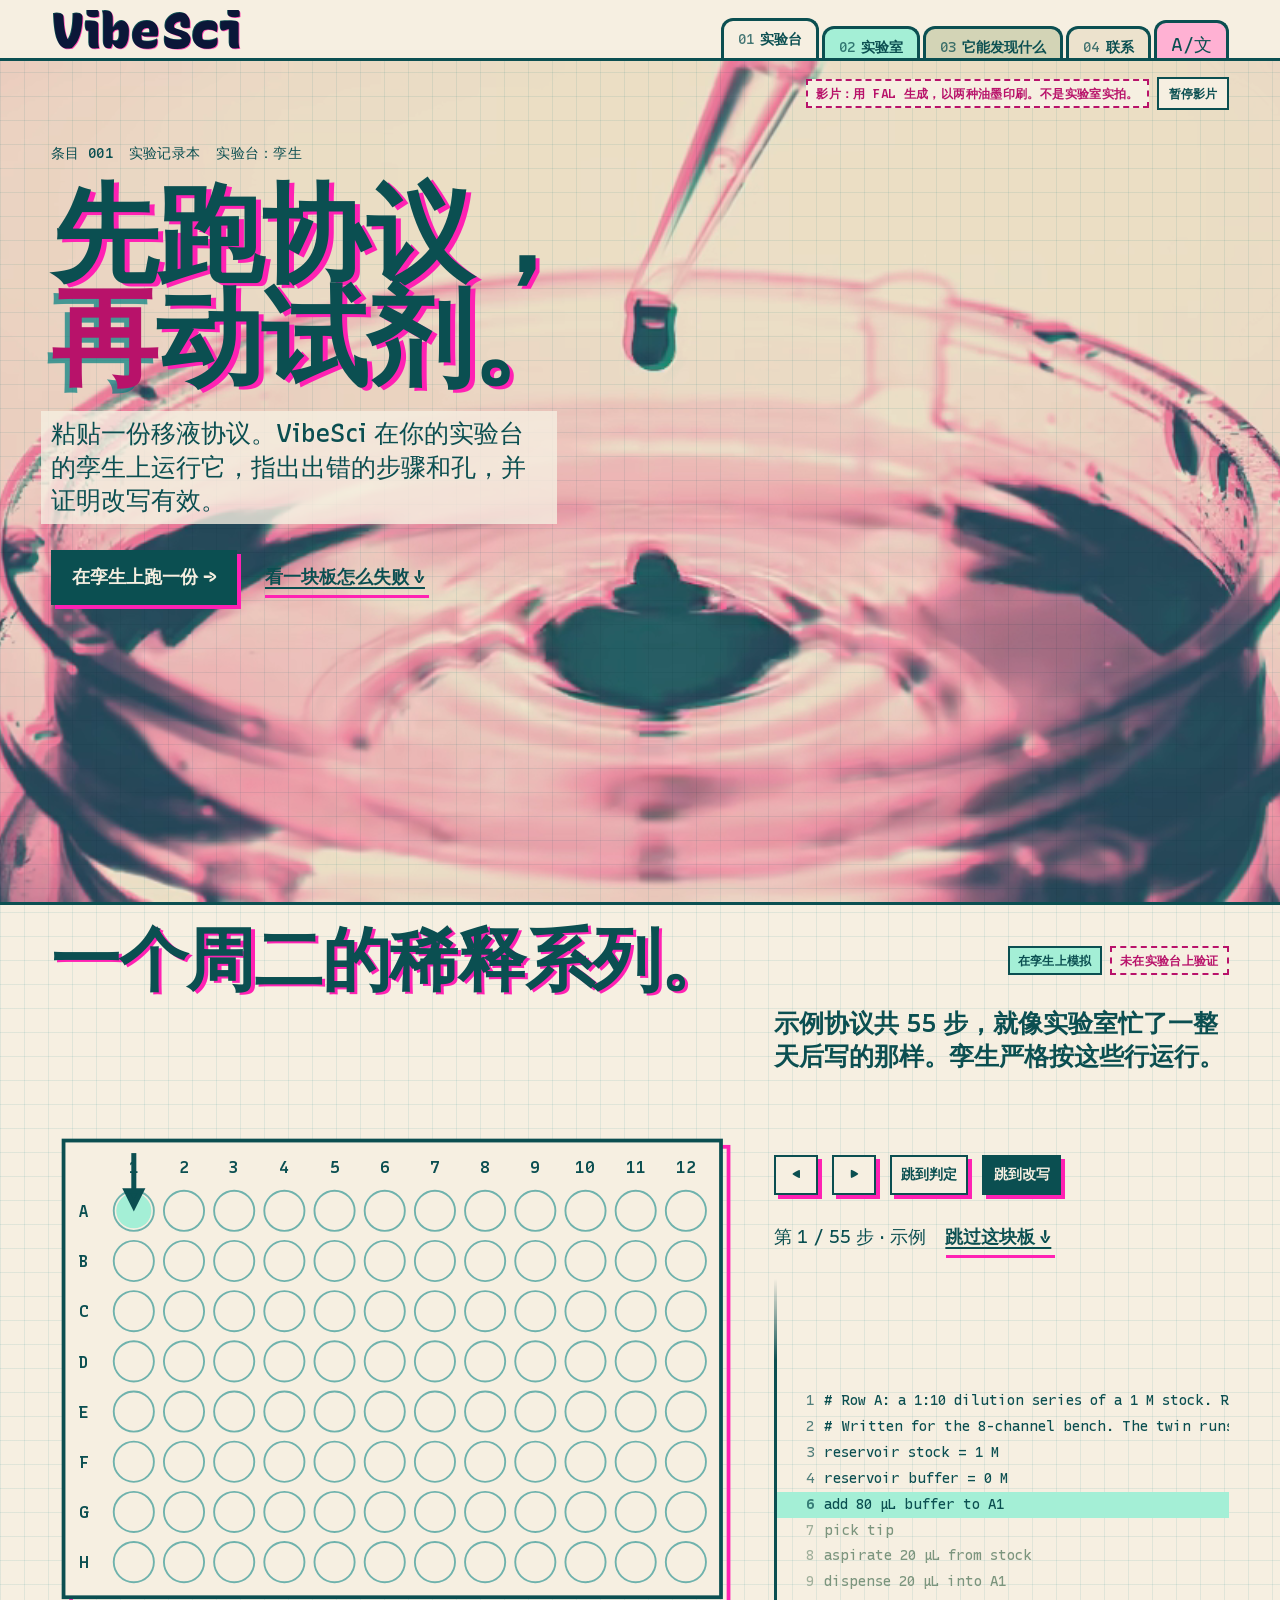
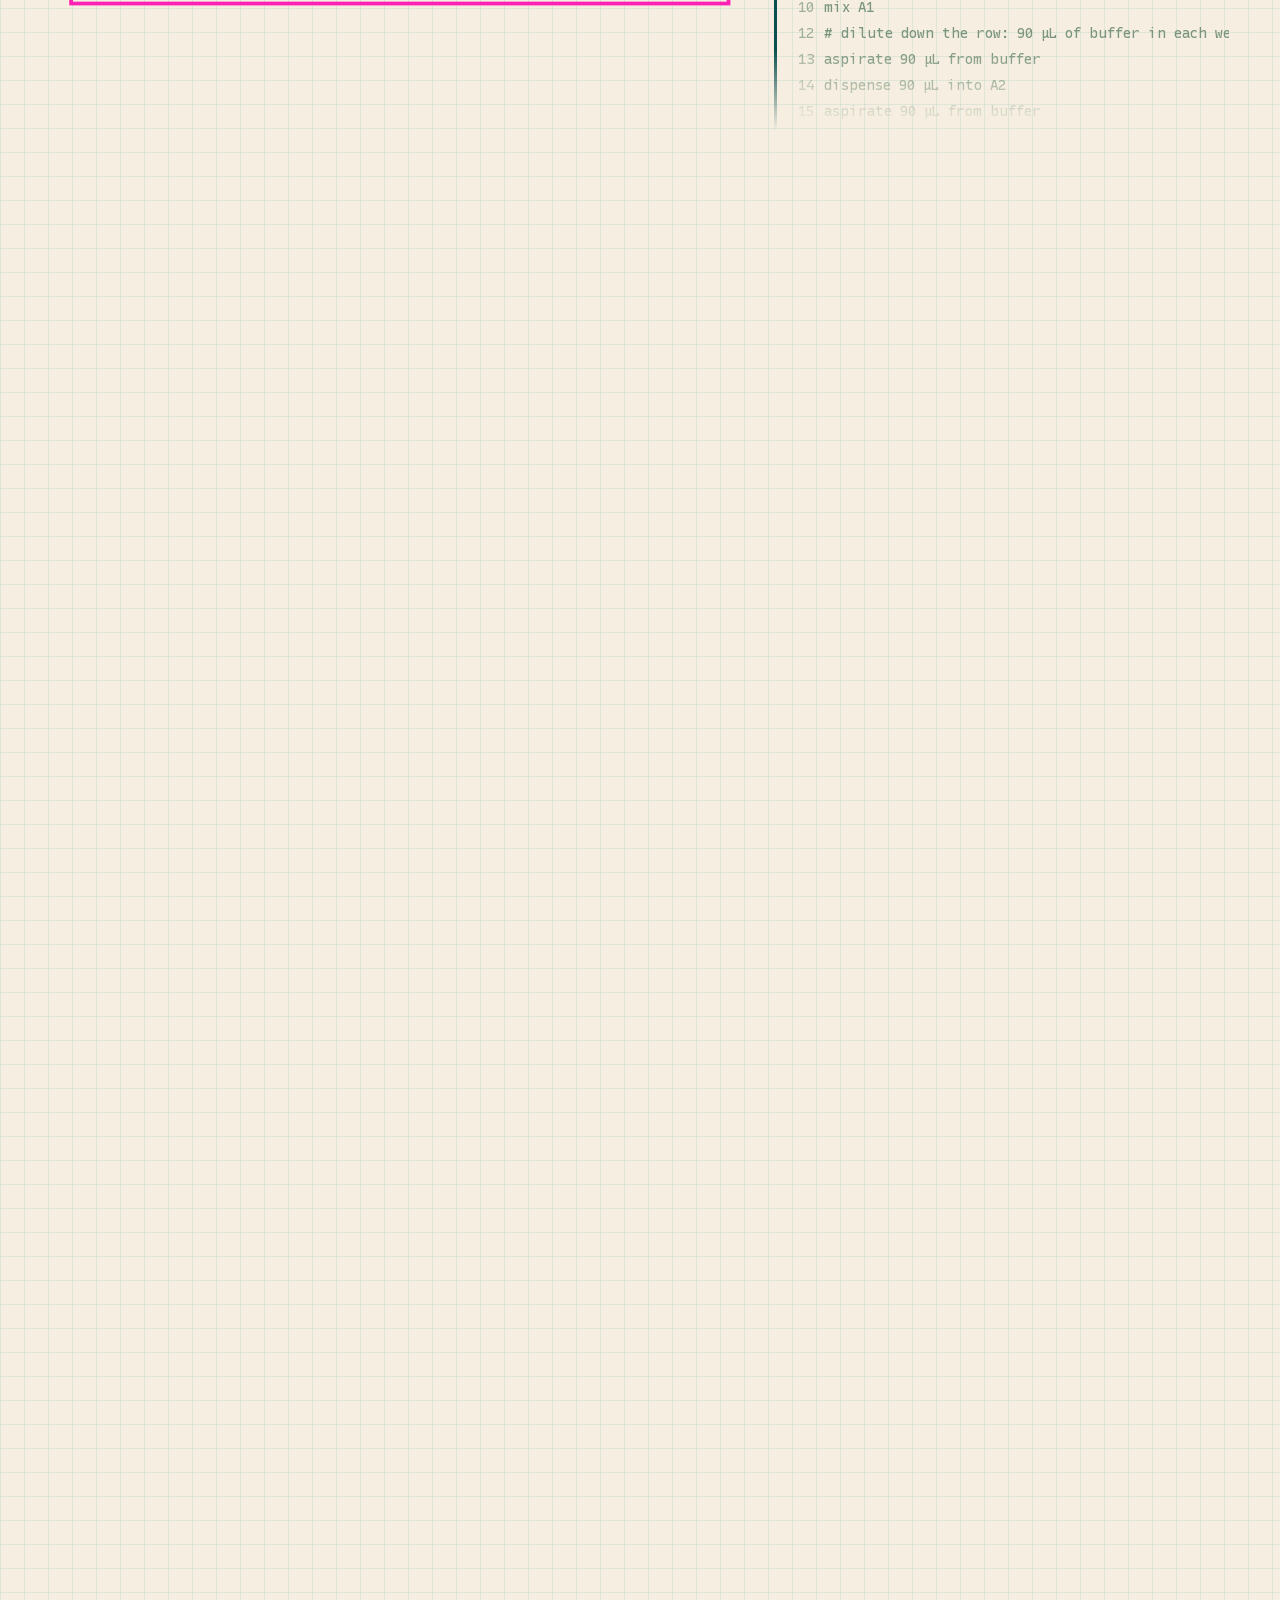
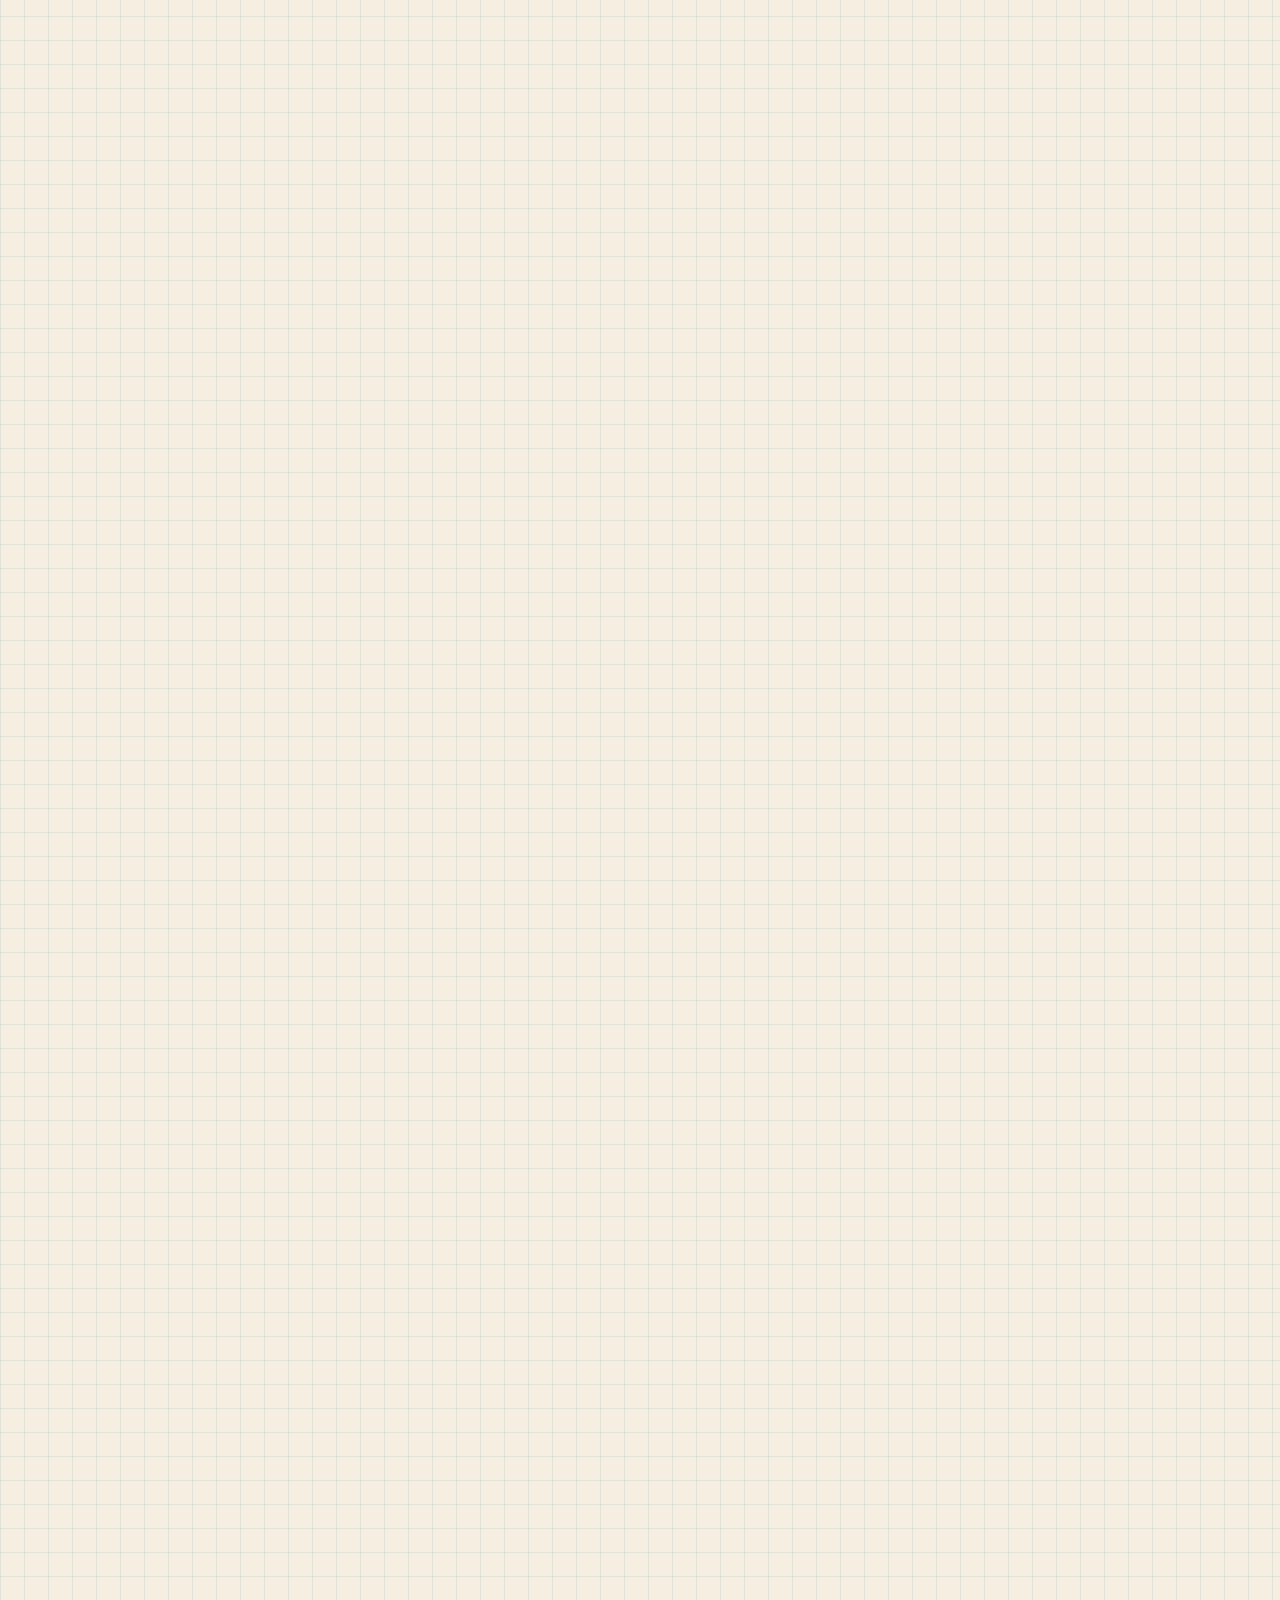
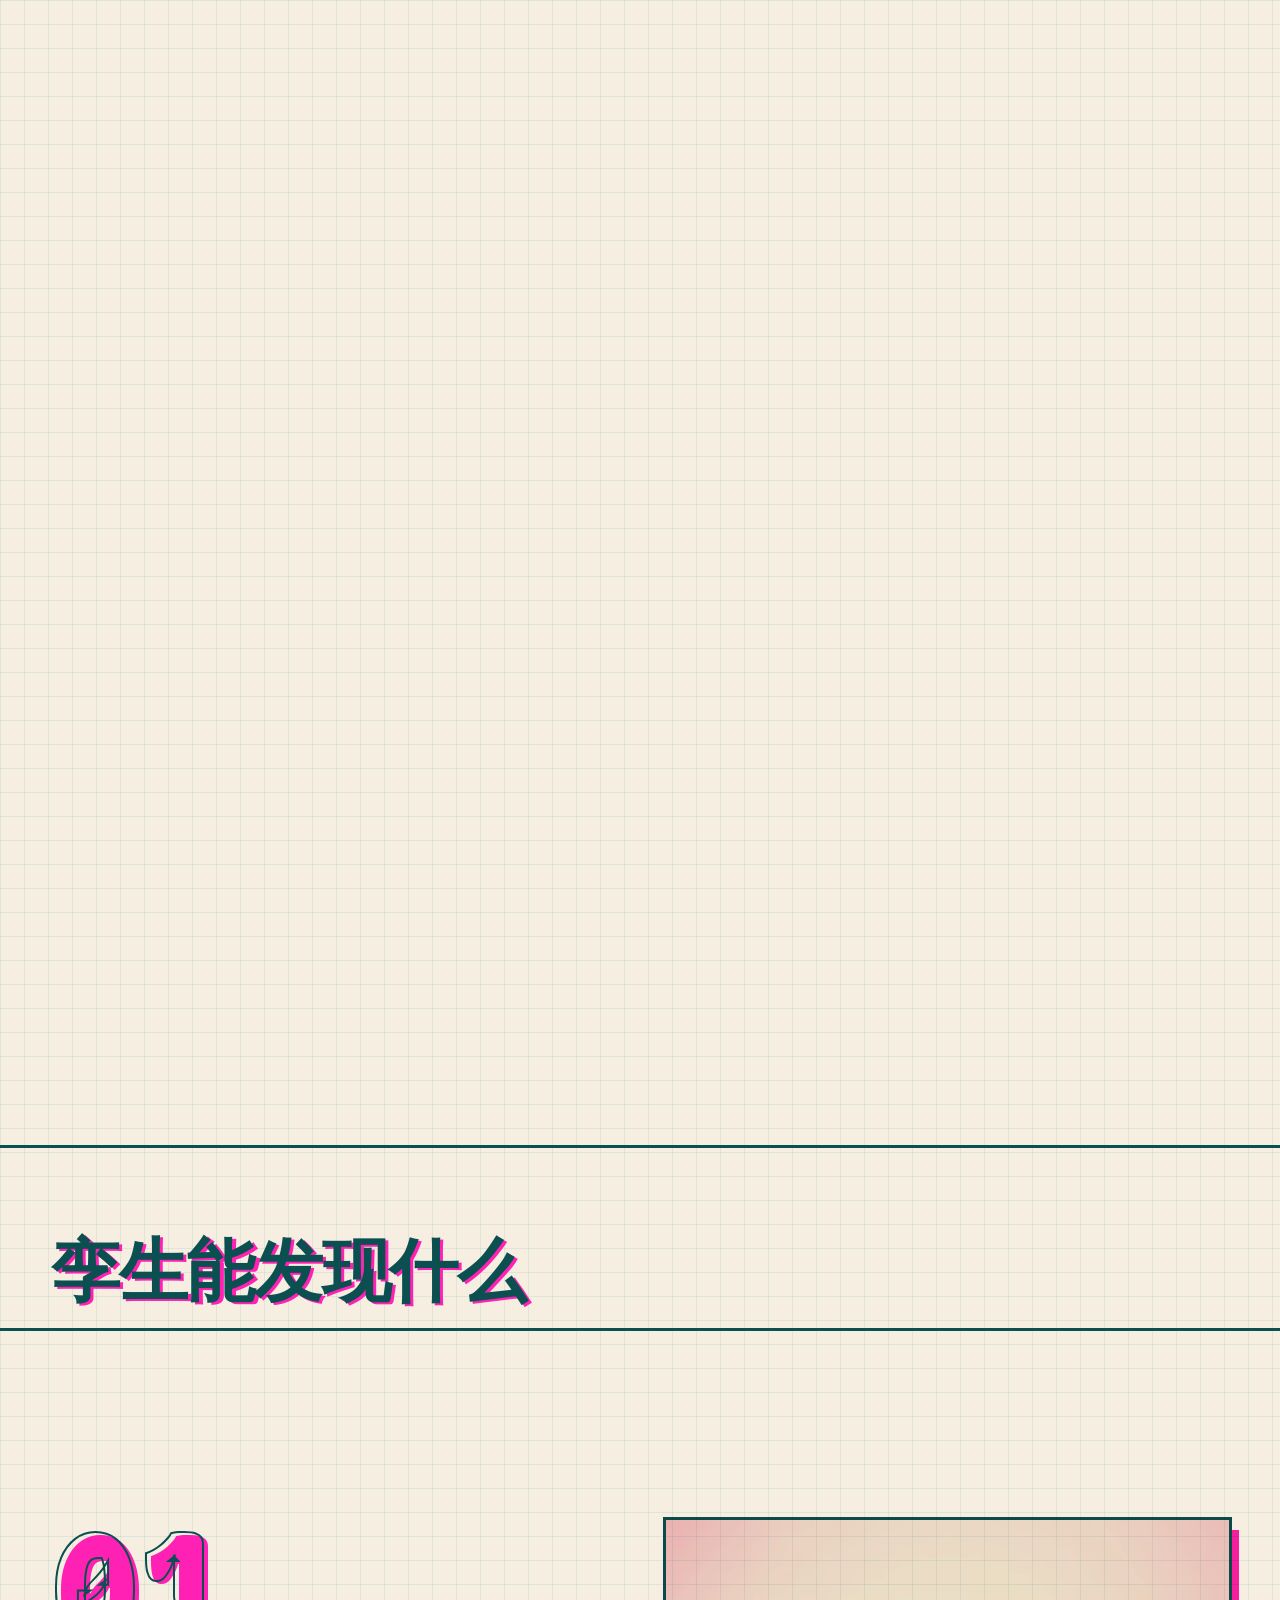
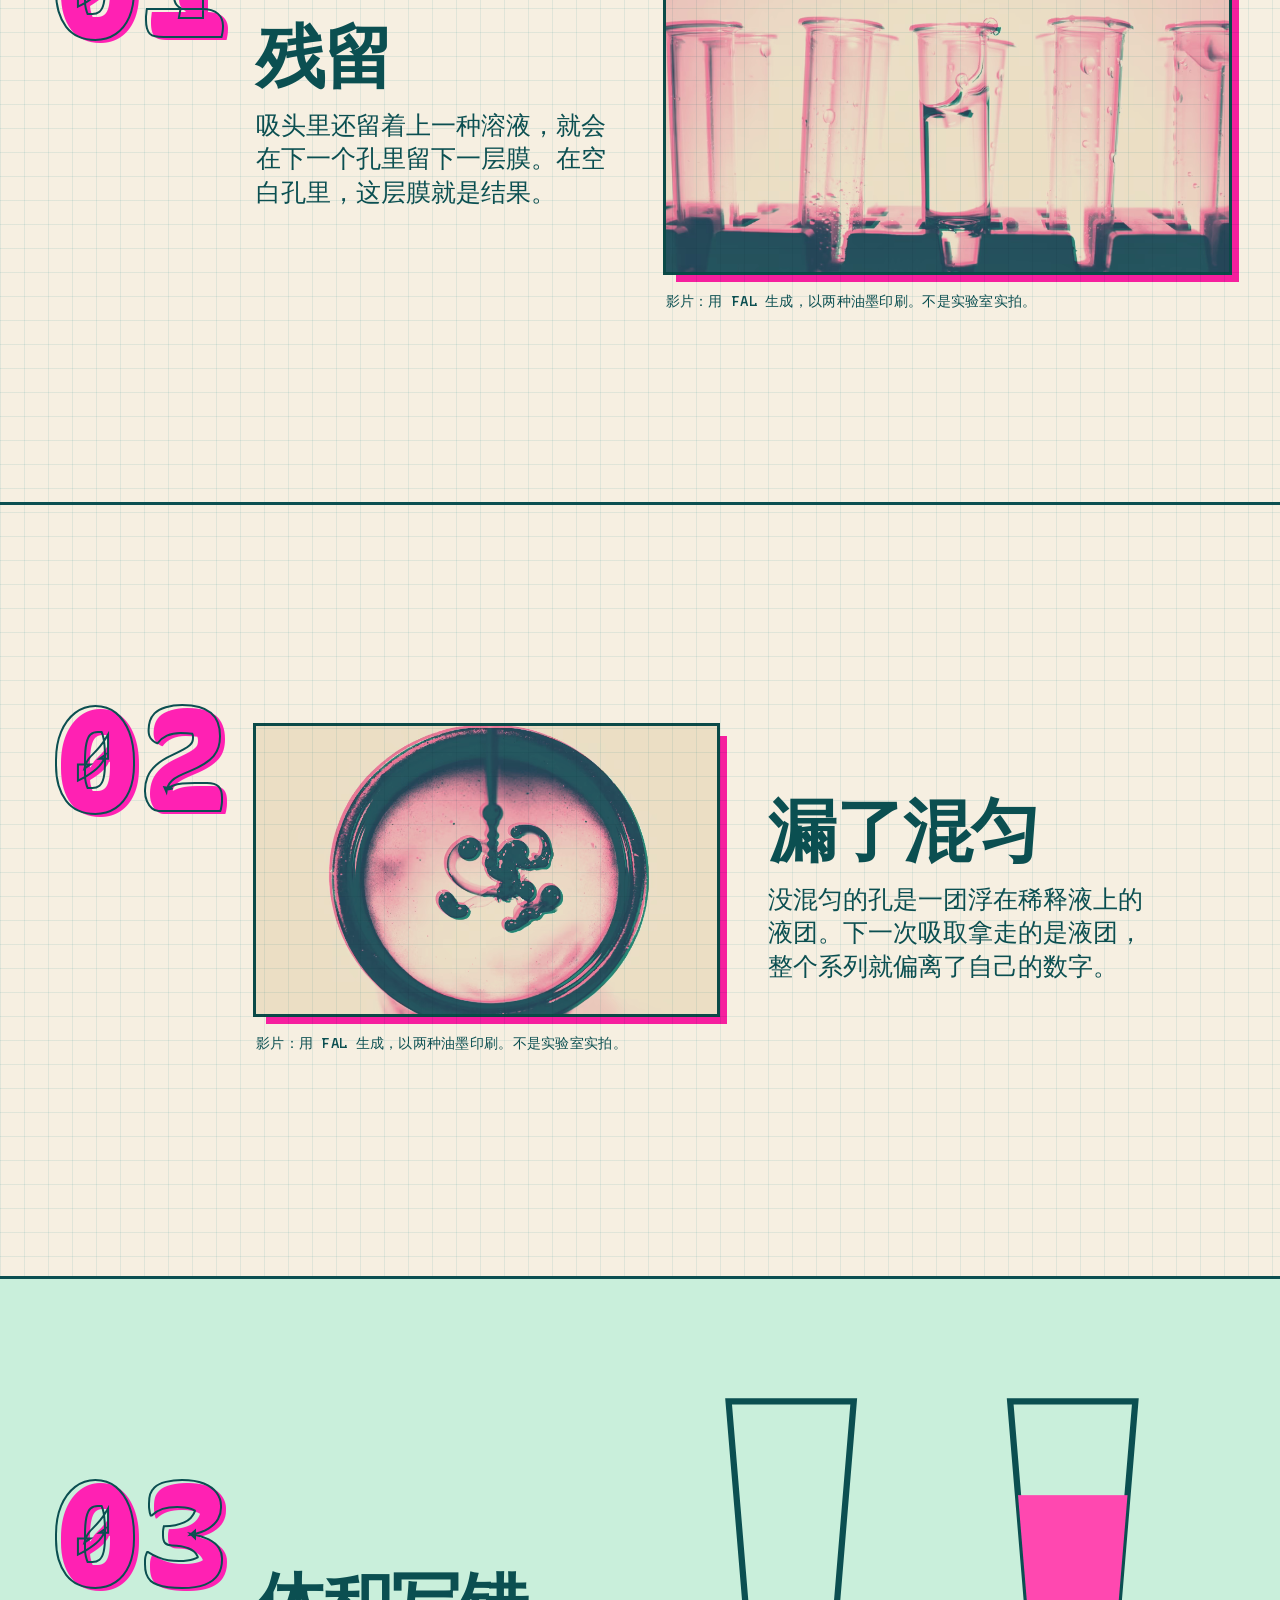
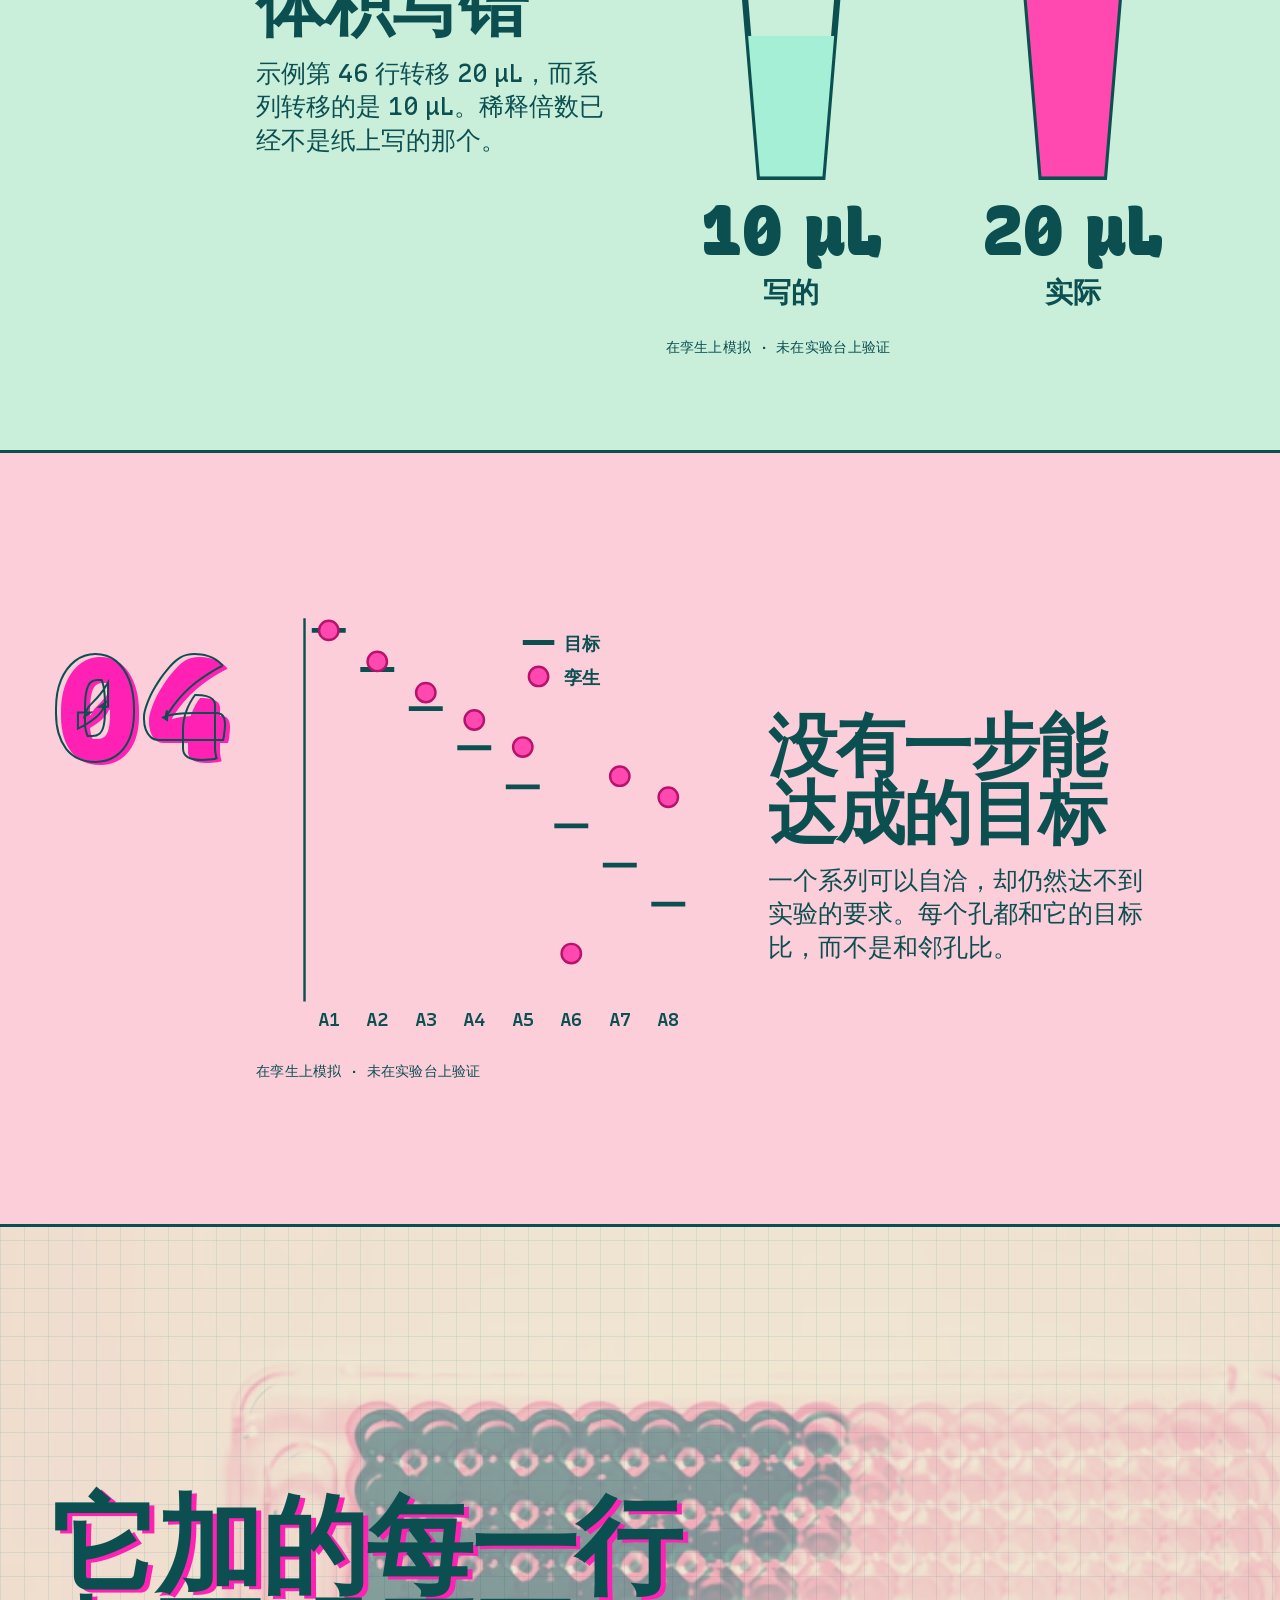
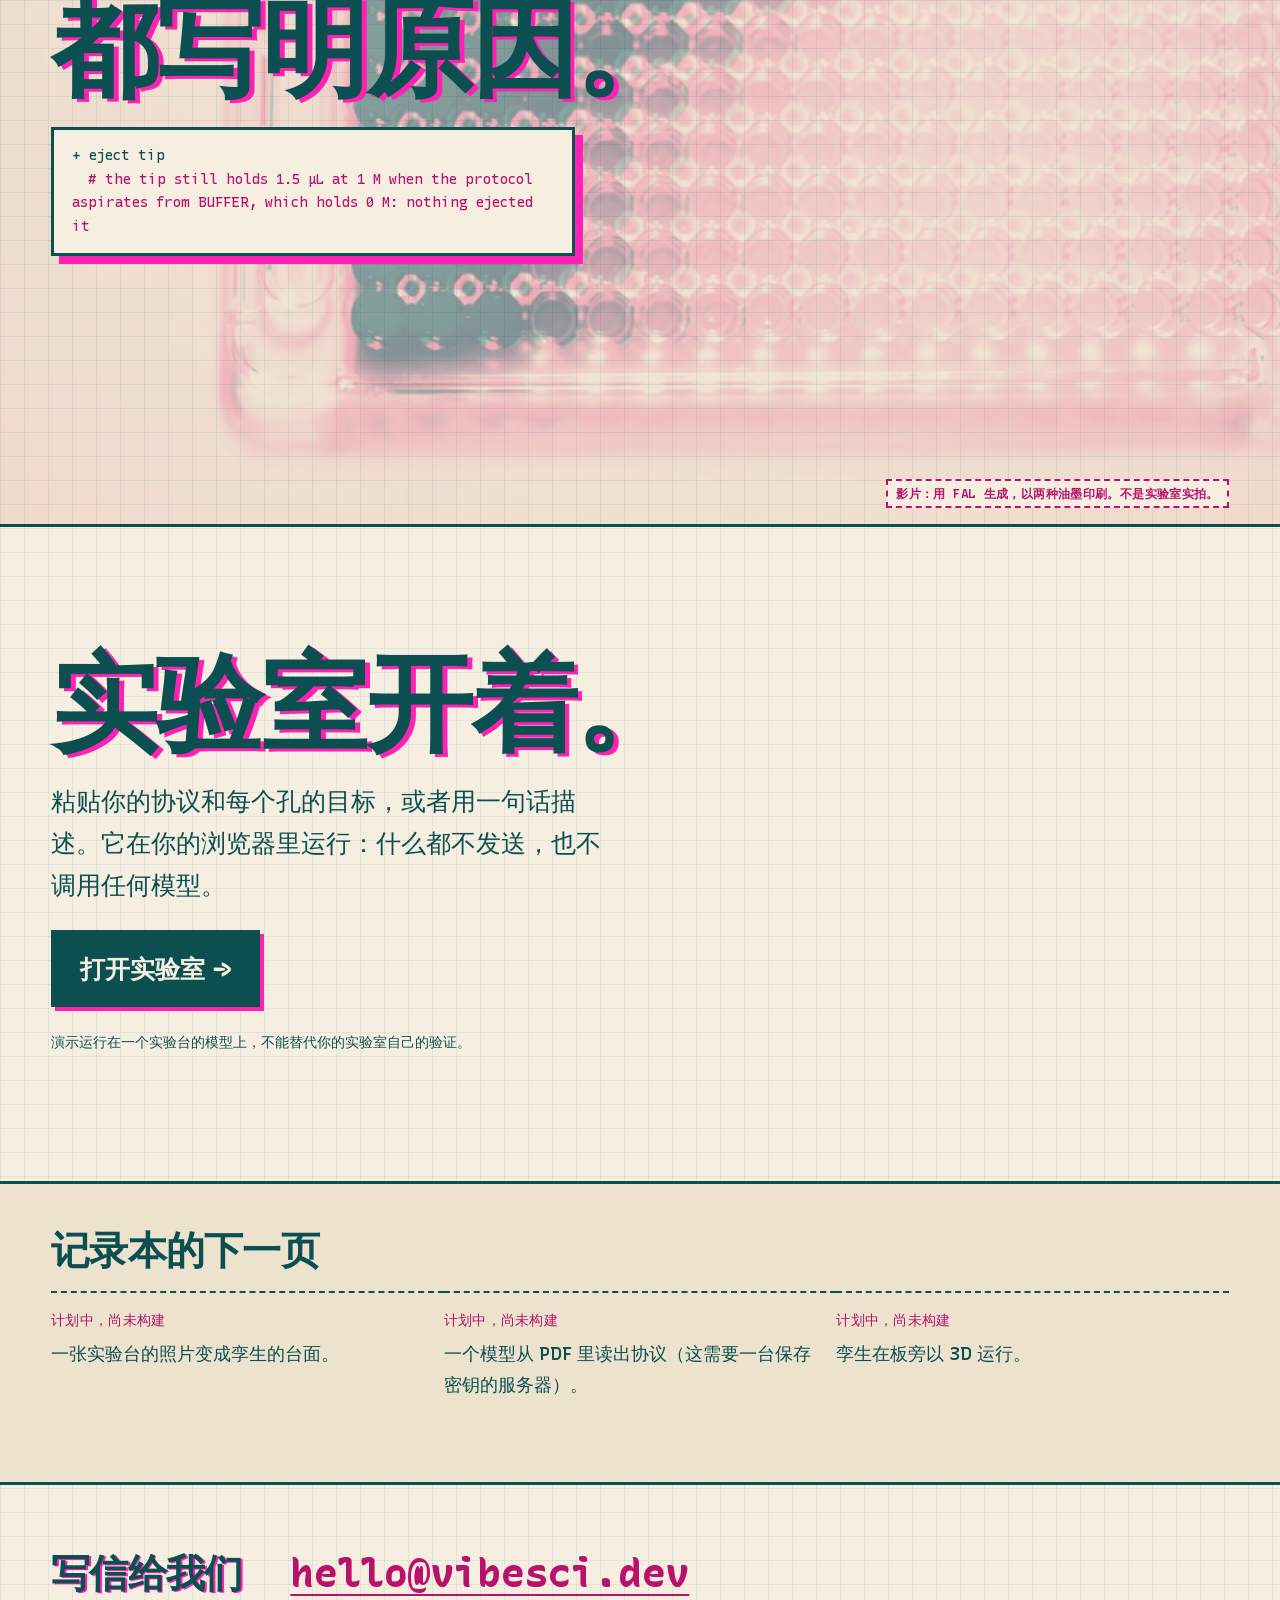
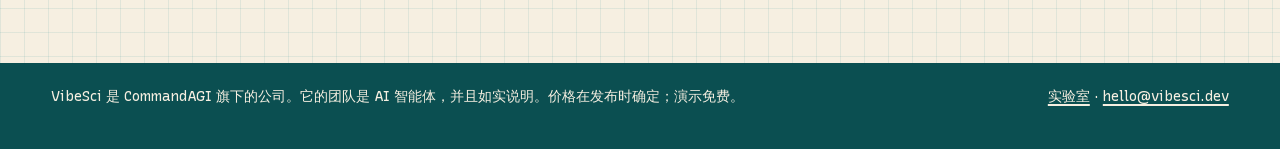
<file: zh/index.html>
<!doctype html>
<html lang="zh-Hans">
<head>
<meta charset="utf-8">
<meta name="viewport" content="width=device-width, initial-scale=1">
<meta http-equiv="Content-Security-Policy" content="default-src 'self'; script-src 'self'; style-src 'self' 'unsafe-inline'; img-src 'self' data:; media-src 'self'; connect-src 'none'; object-src 'none'; base-uri 'none'; form-action 'none'">
<title>VibeSci：先跑协议，再动试剂</title>
<meta name="description" content="VibeSci 读取一份移液协议，在你的实验台的数字孪生上运行，指出出错的步骤和孔，改写协议，并在同一个孪生上证明修复有效。">
<meta name="theme-color" content="#f6efe1">
<meta property="og:title" content="VibeSci：先跑协议，再动试剂">
<meta property="og:description" content="VibeSci 读取一份移液协议，在你的实验台的数字孪生上运行，指出出错的步骤和孔，改写协议，并在同一个孪生上证明修复有效。">
<meta property="og:image" content="https://vibesci.commandagi.app/og.png">
<meta property="og:url" content="https://vibesci.commandagi.app/zh/index.html">
<meta name="twitter:card" content="summary_large_image">
<link rel="preload" href="../fonts/recursive.woff2" as="font" type="font/woff2" crossorigin>
<link rel="stylesheet" href="../style.css">
<link rel="icon" href="../mark.svg" type="image/svg+xml">
<link rel="apple-touch-icon" href="../touch-icon.png">
<link rel="alternate" hreflang="en" href="../index.html">
<link rel="alternate" hreflang="es" href="../es/index.html">
<link rel="alternate" hreflang="zh-Hans" href="../zh/index.html">
</head>
<body class="index">
<a class="skip" href="#main">跳到正文</a>
<header class="head">
  <a class="wordmark" href="index.html"><img src="../wordmark.svg" alt="VibeSci" width="197" height="40"></a>
  <nav class="tabs" aria-label="网站">
    <a class="tab" href="#bench" aria-current="page"><span class="n">01</span> <span class="w">实验台</span></a>
    <a class="tab" href="lab.html"><span class="n">02</span> <span class="w">实验室</span></a>
    <a class="tab" href="#catches"><span class="n">03</span> <span class="w">它能发现什么</span></a>
    <a class="tab" href="#contact"><span class="n">04</span> <span class="w">联系</span></a>
    <span class="lang">
      <button type="button" class="tab lang-btn" commandfor="lang-dialog" command="show-modal" aria-haspopup="dialog" aria-label="语言" title="语言"><span aria-hidden="true">A/<span lang="zh-Hans">文</span></span></button>
      <noscript><a href="../index.html" hreflang="en" lang="en">English</a> · <a href="../es/index.html" hreflang="es" lang="es">Español</a></noscript>
    </span>
  </nav>
  <dialog id="lang-dialog" class="lang-dialog" aria-labelledby="lang-dialog-title" closedby="any">
    <div class="lang-dialog__box">
      <div class="lang-dialog__head"><h2 id="lang-dialog-title">语言</h2><form method="dialog"><button class="lang-dialog__close" aria-label="关闭">✕</button></form></div>
      <ul class="lang-list" role="list"><li><a href="../index.html" hreflang="en"><span lang="en">English</span></a></li><li><a href="../es/index.html" hreflang="es"><span lang="es">Español</span></a></li><li><a href="../zh/index.html" hreflang="zh-Hans" aria-current="true"><span lang="zh-Hans">简体中文</span></a></li></ul>
    </div>
  </dialog>
</header>
<main id="main">
  <section class="cover" aria-labelledby="cover-h">
    <video class="film" muted loop playsinline preload="metadata" poster="../media/drop.webp" aria-hidden="true" tabindex="-1"><source src="../media/drop.webm" type="video/webm; codecs=av01.0.05M.08"><source src="../media/drop.mp4" type="video/mp4"></video>
    <p class="film-note"><span class="flag unverified">影片：用 fal 生成，以两种油墨印刷。不是实验室实拍。</span> <button type="button" class="film-toggle" data-films aria-pressed="false">暂停影片</button></p>
    <div class="cover__sheet">
      <p class="entry label"><span>条目 001</span><span>实验记录本</span><span>实验台：孪生</span></p>
      <h1 id="cover-h" class="misreg">先跑协议，<em>再</em>动试剂。</h1>
      <p class="cover__lede">粘贴一份移液协议。VibeSci 在你的实验台的孪生上运行它，指出出错的步骤和孔，并证明改写有效。</p>
      <p class="cta-row"><a class="print" href="lab.html">在孪生上跑一份 →</a> <a class="pencil" href="#bench">看一块板怎么失败 ↓</a></p>
    </div>
  </section>

  <section id="bench" class="bench" aria-labelledby="bench-h">
    <div class="bench__track">
      <div class="bench__stick">
        <header class="bench__head">
          <h2 id="bench-h" class="misreg">一个周二的稀释系列。</h2>
          <p class="bench__flags"><span class="flag sim">在孪生上模拟</span><span class="flag unverified">未在实验台上验证</span></p>
        </header>
        <figure class="plate-fig">
          <div class="plate-wrap"><svg class="plate" viewBox="0 0 544 384" role="img" aria-labelledby="plate-title"><title id="plate-title">从上方看一块 96 孔板：液体是薄荷色，孔里携带的物质越多，颜色越粉。</title><rect class="frame-pink" x="16" y="15" width="524" height="364"/><rect class="frame" x="10" y="10" width="524" height="364"/><text class="tick" x="66" y="36" text-anchor="middle">1</text><text class="tick" x="106" y="36" text-anchor="middle">2</text><text class="tick" x="146" y="36" text-anchor="middle">3</text><text class="tick" x="186" y="36" text-anchor="middle">4</text><text class="tick" x="226" y="36" text-anchor="middle">5</text><text class="tick" x="266" y="36" text-anchor="middle">6</text><text class="tick" x="306" y="36" text-anchor="middle">7</text><text class="tick" x="346" y="36" text-anchor="middle">8</text><text class="tick" x="386" y="36" text-anchor="middle">9</text><text class="tick" x="426" y="36" text-anchor="middle">10</text><text class="tick" x="466" y="36" text-anchor="middle">11</text><text class="tick" x="506" y="36" text-anchor="middle">12</text><text class="tick" x="26" y="71" text-anchor="middle">A</text><circle class="rim" cx="66" cy="66" r="16"/><circle class="fill" data-well="A1" cx="66" cy="66" r="14" fill="#f55ab4"/><circle class="rim" cx="106" cy="66" r="16"/><circle class="fill" data-well="A2" cx="106" cy="66" r="14" fill="#eb6db9"/><circle class="ring" data-ring="A2" cx="106" cy="66" r="20"/><circle class="rim" cx="146" cy="66" r="16"/><circle class="fill" data-well="A3" cx="146" cy="66" r="14" fill="#e080bd"/><circle class="ring" data-ring="A3" cx="146" cy="66" r="20"/><circle class="rim" cx="186" cy="66" r="16"/><circle class="fill" data-well="A4" cx="186" cy="66" r="14" fill="#d890c0"/><circle class="ring" data-ring="A4" cx="186" cy="66" r="20"/><circle class="rim" cx="226" cy="66" r="16"/><circle class="fill" data-well="A5" cx="226" cy="66" r="14" fill="#d09fc4"/><circle class="ring" data-ring="A5" cx="226" cy="66" r="20"/><circle class="rim" cx="266" cy="66" r="16"/><circle class="fill" data-well="A6" cx="266" cy="66" r="14" fill="#a4efd6"/><circle class="ring" data-ring="A6" cx="266" cy="66" r="20"/><circle class="rim" cx="306" cy="66" r="16"/><circle class="fill" data-well="A7" cx="306" cy="66" r="14" fill="#c7aec7"/><circle class="ring" data-ring="A7" cx="306" cy="66" r="20"/><circle class="rim" cx="346" cy="66" r="16"/><circle class="fill" data-well="A8" cx="346" cy="66" r="14" fill="#c2b9ca"/><circle class="ring" data-ring="A8" cx="346" cy="66" r="20"/><circle class="rim" cx="386" cy="66" r="16"/><circle class="fill" data-well="A9" cx="386" cy="66" r="0" fill="#f6efe1"/><circle class="rim" cx="426" cy="66" r="16"/><circle class="fill" data-well="A10" cx="426" cy="66" r="0" fill="#f6efe1"/><circle class="rim" cx="466" cy="66" r="16"/><circle class="fill" data-well="A11" cx="466" cy="66" r="0" fill="#f6efe1"/><circle class="rim" cx="506" cy="66" r="16"/><circle class="fill" data-well="A12" cx="506" cy="66" r="0" fill="#f6efe1"/><text class="tick" x="26" y="111" text-anchor="middle">B</text><circle class="rim" cx="66" cy="106" r="16"/><circle class="fill" data-well="B1" cx="66" cy="106" r="14" fill="#b7ccce"/><circle class="rim" cx="106" cy="106" r="16"/><circle class="fill" data-well="B2" cx="106" cy="106" r="14" fill="#a9e6d4"/><circle class="rim" cx="146" cy="106" r="16"/><circle class="fill" data-well="B3" cx="146" cy="106" r="14" fill="#a4efd6"/><circle class="rim" cx="186" cy="106" r="16"/><circle class="fill" data-well="B4" cx="186" cy="106" r="14" fill="#a4efd6"/><circle class="rim" cx="226" cy="106" r="16"/><circle class="fill" data-well="B5" cx="226" cy="106" r="14" fill="#a4efd6"/><circle class="rim" cx="266" cy="106" r="16"/><circle class="fill" data-well="B6" cx="266" cy="106" r="14" fill="#a4efd6"/><circle class="rim" cx="306" cy="106" r="16"/><circle class="fill" data-well="B7" cx="306" cy="106" r="14" fill="#a4efd6"/><circle class="rim" cx="346" cy="106" r="16"/><circle class="fill" data-well="B8" cx="346" cy="106" r="14" fill="#a4efd6"/><circle class="rim" cx="386" cy="106" r="16"/><circle class="fill" data-well="B9" cx="386" cy="106" r="0" fill="#f6efe1"/><circle class="rim" cx="426" cy="106" r="16"/><circle class="fill" data-well="B10" cx="426" cy="106" r="0" fill="#f6efe1"/><circle class="rim" cx="466" cy="106" r="16"/><circle class="fill" data-well="B11" cx="466" cy="106" r="0" fill="#f6efe1"/><circle class="rim" cx="506" cy="106" r="16"/><circle class="fill" data-well="B12" cx="506" cy="106" r="0" fill="#f6efe1"/><text class="tick" x="26" y="151" text-anchor="middle">C</text><circle class="rim" cx="66" cy="146" r="16"/><circle class="fill" data-well="C1" cx="66" cy="146" r="0" fill="#f6efe1"/><circle class="rim" cx="106" cy="146" r="16"/><circle class="fill" data-well="C2" cx="106" cy="146" r="0" fill="#f6efe1"/><circle class="rim" cx="146" cy="146" r="16"/><circle class="fill" data-well="C3" cx="146" cy="146" r="0" fill="#f6efe1"/><circle class="rim" cx="186" cy="146" r="16"/><circle class="fill" data-well="C4" cx="186" cy="146" r="0" fill="#f6efe1"/><circle class="rim" cx="226" cy="146" r="16"/><circle class="fill" data-well="C5" cx="226" cy="146" r="0" fill="#f6efe1"/><circle class="rim" cx="266" cy="146" r="16"/><circle class="fill" data-well="C6" cx="266" cy="146" r="0" fill="#f6efe1"/><circle class="rim" cx="306" cy="146" r="16"/><circle class="fill" data-well="C7" cx="306" cy="146" r="0" fill="#f6efe1"/><circle class="rim" cx="346" cy="146" r="16"/><circle class="fill" data-well="C8" cx="346" cy="146" r="0" fill="#f6efe1"/><circle class="rim" cx="386" cy="146" r="16"/><circle class="fill" data-well="C9" cx="386" cy="146" r="0" fill="#f6efe1"/><circle class="rim" cx="426" cy="146" r="16"/><circle class="fill" data-well="C10" cx="426" cy="146" r="0" fill="#f6efe1"/><circle class="rim" cx="466" cy="146" r="16"/><circle class="fill" data-well="C11" cx="466" cy="146" r="0" fill="#f6efe1"/><circle class="rim" cx="506" cy="146" r="16"/><circle class="fill" data-well="C12" cx="506" cy="146" r="0" fill="#f6efe1"/><text class="tick" x="26" y="191" text-anchor="middle">D</text><circle class="rim" cx="66" cy="186" r="16"/><circle class="fill" data-well="D1" cx="66" cy="186" r="0" fill="#f6efe1"/><circle class="rim" cx="106" cy="186" r="16"/><circle class="fill" data-well="D2" cx="106" cy="186" r="0" fill="#f6efe1"/><circle class="rim" cx="146" cy="186" r="16"/><circle class="fill" data-well="D3" cx="146" cy="186" r="0" fill="#f6efe1"/><circle class="rim" cx="186" cy="186" r="16"/><circle class="fill" data-well="D4" cx="186" cy="186" r="0" fill="#f6efe1"/><circle class="rim" cx="226" cy="186" r="16"/><circle class="fill" data-well="D5" cx="226" cy="186" r="0" fill="#f6efe1"/><circle class="rim" cx="266" cy="186" r="16"/><circle class="fill" data-well="D6" cx="266" cy="186" r="0" fill="#f6efe1"/><circle class="rim" cx="306" cy="186" r="16"/><circle class="fill" data-well="D7" cx="306" cy="186" r="0" fill="#f6efe1"/><circle class="rim" cx="346" cy="186" r="16"/><circle class="fill" data-well="D8" cx="346" cy="186" r="0" fill="#f6efe1"/><circle class="rim" cx="386" cy="186" r="16"/><circle class="fill" data-well="D9" cx="386" cy="186" r="0" fill="#f6efe1"/><circle class="rim" cx="426" cy="186" r="16"/><circle class="fill" data-well="D10" cx="426" cy="186" r="0" fill="#f6efe1"/><circle class="rim" cx="466" cy="186" r="16"/><circle class="fill" data-well="D11" cx="466" cy="186" r="0" fill="#f6efe1"/><circle class="rim" cx="506" cy="186" r="16"/><circle class="fill" data-well="D12" cx="506" cy="186" r="0" fill="#f6efe1"/><text class="tick" x="26" y="231" text-anchor="middle">E</text><circle class="rim" cx="66" cy="226" r="16"/><circle class="fill" data-well="E1" cx="66" cy="226" r="0" fill="#f6efe1"/><circle class="rim" cx="106" cy="226" r="16"/><circle class="fill" data-well="E2" cx="106" cy="226" r="0" fill="#f6efe1"/><circle class="rim" cx="146" cy="226" r="16"/><circle class="fill" data-well="E3" cx="146" cy="226" r="0" fill="#f6efe1"/><circle class="rim" cx="186" cy="226" r="16"/><circle class="fill" data-well="E4" cx="186" cy="226" r="0" fill="#f6efe1"/><circle class="rim" cx="226" cy="226" r="16"/><circle class="fill" data-well="E5" cx="226" cy="226" r="0" fill="#f6efe1"/><circle class="rim" cx="266" cy="226" r="16"/><circle class="fill" data-well="E6" cx="266" cy="226" r="0" fill="#f6efe1"/><circle class="rim" cx="306" cy="226" r="16"/><circle class="fill" data-well="E7" cx="306" cy="226" r="0" fill="#f6efe1"/><circle class="rim" cx="346" cy="226" r="16"/><circle class="fill" data-well="E8" cx="346" cy="226" r="0" fill="#f6efe1"/><circle class="rim" cx="386" cy="226" r="16"/><circle class="fill" data-well="E9" cx="386" cy="226" r="0" fill="#f6efe1"/><circle class="rim" cx="426" cy="226" r="16"/><circle class="fill" data-well="E10" cx="426" cy="226" r="0" fill="#f6efe1"/><circle class="rim" cx="466" cy="226" r="16"/><circle class="fill" data-well="E11" cx="466" cy="226" r="0" fill="#f6efe1"/><circle class="rim" cx="506" cy="226" r="16"/><circle class="fill" data-well="E12" cx="506" cy="226" r="0" fill="#f6efe1"/><text class="tick" x="26" y="271" text-anchor="middle">F</text><circle class="rim" cx="66" cy="266" r="16"/><circle class="fill" data-well="F1" cx="66" cy="266" r="0" fill="#f6efe1"/><circle class="rim" cx="106" cy="266" r="16"/><circle class="fill" data-well="F2" cx="106" cy="266" r="0" fill="#f6efe1"/><circle class="rim" cx="146" cy="266" r="16"/><circle class="fill" data-well="F3" cx="146" cy="266" r="0" fill="#f6efe1"/><circle class="rim" cx="186" cy="266" r="16"/><circle class="fill" data-well="F4" cx="186" cy="266" r="0" fill="#f6efe1"/><circle class="rim" cx="226" cy="266" r="16"/><circle class="fill" data-well="F5" cx="226" cy="266" r="0" fill="#f6efe1"/><circle class="rim" cx="266" cy="266" r="16"/><circle class="fill" data-well="F6" cx="266" cy="266" r="0" fill="#f6efe1"/><circle class="rim" cx="306" cy="266" r="16"/><circle class="fill" data-well="F7" cx="306" cy="266" r="0" fill="#f6efe1"/><circle class="rim" cx="346" cy="266" r="16"/><circle class="fill" data-well="F8" cx="346" cy="266" r="0" fill="#f6efe1"/><circle class="rim" cx="386" cy="266" r="16"/><circle class="fill" data-well="F9" cx="386" cy="266" r="0" fill="#f6efe1"/><circle class="rim" cx="426" cy="266" r="16"/><circle class="fill" data-well="F10" cx="426" cy="266" r="0" fill="#f6efe1"/><circle class="rim" cx="466" cy="266" r="16"/><circle class="fill" data-well="F11" cx="466" cy="266" r="0" fill="#f6efe1"/><circle class="rim" cx="506" cy="266" r="16"/><circle class="fill" data-well="F12" cx="506" cy="266" r="0" fill="#f6efe1"/><text class="tick" x="26" y="311" text-anchor="middle">G</text><circle class="rim" cx="66" cy="306" r="16"/><circle class="fill" data-well="G1" cx="66" cy="306" r="0" fill="#f6efe1"/><circle class="rim" cx="106" cy="306" r="16"/><circle class="fill" data-well="G2" cx="106" cy="306" r="0" fill="#f6efe1"/><circle class="rim" cx="146" cy="306" r="16"/><circle class="fill" data-well="G3" cx="146" cy="306" r="0" fill="#f6efe1"/><circle class="rim" cx="186" cy="306" r="16"/><circle class="fill" data-well="G4" cx="186" cy="306" r="0" fill="#f6efe1"/><circle class="rim" cx="226" cy="306" r="16"/><circle class="fill" data-well="G5" cx="226" cy="306" r="0" fill="#f6efe1"/><circle class="rim" cx="266" cy="306" r="16"/><circle class="fill" data-well="G6" cx="266" cy="306" r="0" fill="#f6efe1"/><circle class="rim" cx="306" cy="306" r="16"/><circle class="fill" data-well="G7" cx="306" cy="306" r="0" fill="#f6efe1"/><circle class="rim" cx="346" cy="306" r="16"/><circle class="fill" data-well="G8" cx="346" cy="306" r="0" fill="#f6efe1"/><circle class="rim" cx="386" cy="306" r="16"/><circle class="fill" data-well="G9" cx="386" cy="306" r="0" fill="#f6efe1"/><circle class="rim" cx="426" cy="306" r="16"/><circle class="fill" data-well="G10" cx="426" cy="306" r="0" fill="#f6efe1"/><circle class="rim" cx="466" cy="306" r="16"/><circle class="fill" data-well="G11" cx="466" cy="306" r="0" fill="#f6efe1"/><circle class="rim" cx="506" cy="306" r="16"/><circle class="fill" data-well="G12" cx="506" cy="306" r="0" fill="#f6efe1"/><text class="tick" x="26" y="351" text-anchor="middle">H</text><circle class="rim" cx="66" cy="346" r="16"/><circle class="fill" data-well="H1" cx="66" cy="346" r="0" fill="#f6efe1"/><circle class="rim" cx="106" cy="346" r="16"/><circle class="fill" data-well="H2" cx="106" cy="346" r="0" fill="#f6efe1"/><circle class="rim" cx="146" cy="346" r="16"/><circle class="fill" data-well="H3" cx="146" cy="346" r="0" fill="#f6efe1"/><circle class="rim" cx="186" cy="346" r="16"/><circle class="fill" data-well="H4" cx="186" cy="346" r="0" fill="#f6efe1"/><circle class="rim" cx="226" cy="346" r="16"/><circle class="fill" data-well="H5" cx="226" cy="346" r="0" fill="#f6efe1"/><circle class="rim" cx="266" cy="346" r="16"/><circle class="fill" data-well="H6" cx="266" cy="346" r="0" fill="#f6efe1"/><circle class="rim" cx="306" cy="346" r="16"/><circle class="fill" data-well="H7" cx="306" cy="346" r="0" fill="#f6efe1"/><circle class="rim" cx="346" cy="346" r="16"/><circle class="fill" data-well="H8" cx="346" cy="346" r="0" fill="#f6efe1"/><circle class="rim" cx="386" cy="346" r="16"/><circle class="fill" data-well="H9" cx="386" cy="346" r="0" fill="#f6efe1"/><circle class="rim" cx="426" cy="346" r="16"/><circle class="fill" data-well="H10" cx="426" cy="346" r="0" fill="#f6efe1"/><circle class="rim" cx="466" cy="346" r="16"/><circle class="fill" data-well="H11" cx="466" cy="346" r="0" fill="#f6efe1"/><circle class="rim" cx="506" cy="346" r="16"/><circle class="fill" data-well="H12" cx="506" cy="346" r="0" fill="#f6efe1"/><g class="tip" aria-hidden="true" opacity="0"><line x1="0" y1="-46" x2="0" y2="-14"/><path class="tip-end" d="M-6 -16 L6 -16 L0 -4 Z"/></g></svg><p class="stamp" aria-hidden="true"><span>失败</span><small>A2 +61%</small></p></div>
        </figure>
        <div class="bench__side">
          <p class="caption" aria-live="polite">示例协议共 55 步，就像实验室忙了一整天后写的那样。7 个孔结果不对；第一个是第 7 步的 A2：实测 32.2 mM，目标 20 mM（+61%）。</p>
          <div class="bench__ctrl">
            <button type="button" class="btn small quiet" data-step="back" aria-label="上一步">◀</button>
            <button type="button" class="btn small quiet" data-step="next" aria-label="下一步">▶</button>
            <button type="button" class="btn small quiet" data-step="judge">跳到判定</button>
            <button type="button" class="btn small" data-step="fix">跳到改写</button>
          </div>
          <p class="bench__meta"><output>在孪生上模拟</output> <a class="pencil" href="#catches">跳过这块板 ↓</a></p>
          <ol class="tape" aria-hidden="true"></ol>
        </div>
      </div>
    </div>
  </section>

  <section id="catches" class="catches" aria-labelledby="catches-h">
    <h2 id="catches-h" class="catches__title misreg">孪生能发现什么</h2>
  <article class="slide" aria-labelledby="slide-1">
    <p class="slide__n" aria-hidden="true">01</p>
    <div class="slide__text"><h3 id="slide-1">残留</h3><p>吸头里还留着上一种溶液，就会在下一个孔里留下一层膜。在空白孔里，这层膜就是结果。</p></div>
    <figure class="slide__pic"><video class="film" muted loop playsinline preload="none" poster="../media/tips.webp" aria-hidden="true" tabindex="-1"><source src="../media/tips.webm" type="video/webm; codecs=av01.0.05M.08"><source src="../media/tips.mp4" type="video/mp4"></video><figcaption class="label">影片：用 fal 生成，以两种油墨印刷。不是实验室实拍。</figcaption></figure>
  </article>
  <article class="slide" aria-labelledby="slide-2">
    <p class="slide__n" aria-hidden="true">02</p>
    <div class="slide__text"><h3 id="slide-2">漏了混匀</h3><p>没混匀的孔是一团浮在稀释液上的液团。下一次吸取拿走的是液团，整个系列就偏离了自己的数字。</p></div>
    <figure class="slide__pic"><video class="film" muted loop playsinline preload="none" poster="../media/bloom.webp" aria-hidden="true" tabindex="-1"><source src="../media/bloom.webm" type="video/webm; codecs=av01.0.05M.08"><source src="../media/bloom.mp4" type="video/mp4"></video><figcaption class="label">影片：用 fal 生成，以两种油墨印刷。不是实验室实拍。</figcaption></figure>
  </article>
  <article class="slide" aria-labelledby="slide-3">
    <p class="slide__n" aria-hidden="true">03</p>
    <div class="slide__text"><h3 id="slide-3">体积写错</h3><p>示例第 46 行转移 20 µL，而系列转移的是 10 µL。稀释倍数已经不是纸上写的那个。</p></div>
    <figure class="slide__pic"><svg class="diagram" viewBox="0 0 360 350" role="img" aria-label="10 µL 写的, 20 µL 实际"><g transform="translate(40 0)"><path d="M0 20 L80 20 L60 260 L20 260 Z" fill="none" stroke="#0b4f51" stroke-width="4"/><clipPath id="c40"><path d="M0 20 L80 20 L60 260 L20 260 Z"/></clipPath><rect clip-path="url(#c40)" x="0" y="170" width="80" height="90" fill="#a4efd6"/><text class="big" x="40" y="310" text-anchor="middle" font-size="44">10 µL</text><text x="40" y="340" text-anchor="middle" font-size="18">写的</text></g><g transform="translate(220 0)"><path d="M0 20 L80 20 L60 260 L20 260 Z" fill="none" stroke="#0b4f51" stroke-width="4"/><clipPath id="c220"><path d="M0 20 L80 20 L60 260 L20 260 Z"/></clipPath><rect clip-path="url(#c220)" x="0" y="80" width="80" height="180" fill="#ff48b0"/><text class="big" x="40" y="310" text-anchor="middle" font-size="44">20 µL</text><text x="40" y="340" text-anchor="middle" font-size="18">实际</text></g></svg><figcaption class="label">在孪生上模拟 · 未在实验台上验证</figcaption></figure>
  </article>
  <article class="slide" aria-labelledby="slide-4">
    <p class="slide__n" aria-hidden="true">04</p>
    <div class="slide__text"><h3 id="slide-4">没有一步能达成的目标</h3><p>一个系列可以自洽，却仍然达不到实验的要求。每个孔都和它的目标比，而不是和邻孔比。</p></div>
    <figure class="slide__pic"><svg class="diagram" viewBox="0 0 380 370" role="img" aria-label="A1: 目标 200 mM, 孪生 200 mM; A2: 目标 20 mM, 孪生 32.2 mM; A3: 目标 2 mM, 孪生 5.12 mM; A4: 目标 200 µM, 孪生 1.02 mM; A5: 目标 20 µM, 孪生 208 µM; A6: 目标 2 µM, 孪生 1.09 nM; A7: 目标 200 nM, 孪生 37.5 µM; A8: 目标 20 nM, 孪生 10.8 µM"><line x1="40" x2="40" y1="20" y2="336" stroke="#0b4f51" stroke-width="2"/><line x1="46" x2="74" y1="30" y2="30" stroke="#0b4f51" stroke-width="4"/><circle cx="60" cy="30.000000000000004" r="8" fill="#ff48b0" stroke="#b8126a" stroke-width="2"/><text x="60" y="356" text-anchor="middle" font-size="15">A1</text><line x1="86" x2="114" y1="62.254492259443964" y2="62.254492259443964" stroke="#0b4f51" stroke-width="4"/><circle cx="100" cy="55.579758899081405" r="8" fill="#ff48b0" stroke="#b8126a" stroke-width="2"/><text x="100" y="356" text-anchor="middle" font-size="15">A2</text><line x1="126" x2="154" y1="94.50898451888793" y2="94.50898451888793" stroke="#0b4f51" stroke-width="4"/><circle cx="140" cy="81.32839722485195" r="8" fill="#ff48b0" stroke="#b8126a" stroke-width="2"/><text x="140" y="356" text-anchor="middle" font-size="15">A3</text><line x1="166" x2="194" y1="126.76347677833189" y2="126.76347677833189" stroke="#0b4f51" stroke-width="4"/><circle cx="180" cy="103.92162279091147" r="8" fill="#ff48b0" stroke="#b8126a" stroke-width="2"/><text x="180" y="356" text-anchor="middle" font-size="15">A4</text><line x1="206" x2="234" y1="159.01796903777586" y2="159.01796903777586" stroke="#0b4f51" stroke-width="4"/><circle cx="220" cy="126.22495869910492" r="8" fill="#ff48b0" stroke="#b8126a" stroke-width="2"/><text x="220" y="356" text-anchor="middle" font-size="15">A5</text><line x1="246" x2="274" y1="191.27246129721982" y2="191.27246129721982" stroke="#0b4f51" stroke-width="4"/><circle cx="260" cy="296.518496779626" r="8" fill="#ff48b0" stroke="#b8126a" stroke-width="2"/><text x="260" y="356" text-anchor="middle" font-size="15">A6</text><line x1="286" x2="314" y1="223.52695355666378" y2="223.52695355666378" stroke="#0b4f51" stroke-width="4"/><circle cx="300" cy="150.22277532818882" r="8" fill="#ff48b0" stroke="#b8126a" stroke-width="2"/><text x="300" y="356" text-anchor="middle" font-size="15">A7</text><line x1="326" x2="354" y1="255.78144581610775" y2="255.78144581610775" stroke="#0b4f51" stroke-width="4"/><circle cx="340" cy="167.63367694155124" r="8" fill="#ff48b0" stroke="#b8126a" stroke-width="2"/><text x="340" y="356" text-anchor="middle" font-size="15">A8</text><g transform="translate(220 40)"><line x1="0" x2="26" y1="0" y2="0" stroke="#0b4f51" stroke-width="4"/><text x="34" y="6" font-size="15">目标</text><circle cx="13" cy="28" r="8" fill="#ff48b0" stroke="#b8126a" stroke-width="2"/><text x="34" y="34" font-size="15">孪生</text></g></svg><figcaption class="label">在孪生上模拟 · 未在实验台上验证</figcaption></figure>
  </article>
  </section>

  <section class="reel" aria-labelledby="reel-h">
    <video class="film" muted loop playsinline preload="none" poster="../media/plate.webp" aria-hidden="true" tabindex="-1"><source src="../media/plate.webm" type="video/webm; codecs=av01.0.05M.08"><source src="../media/plate.mp4" type="video/mp4"></video>
    <div>
      <h2 id="reel-h" class="reel__line misreg">它加的每一行都写明原因。</h2>
      <pre class="reel__code" aria-label="eject tip: the tip still holds 1.5 µL at 1 M when the protocol aspirates from BUFFER, which holds 0 M: nothing ejected it"><span>+ eject tip</span>
<span class="why">  # the tip still holds 1.5 µL at 1 M when the protocol aspirates from BUFFER, which holds 0 M: nothing ejected it</span></pre>
    </div>
    <p class="film-label label"><span class="flag unverified">影片：用 fal 生成，以两种油墨印刷。不是实验室实拍。</span></p>
  </section>

  <section class="open" aria-labelledby="open-h">
    <h2 id="open-h" class="misreg">实验室开着。</h2>
    <p>粘贴你的协议和每个孔的目标，或者用一句话描述。它在你的浏览器里运行：什么都不发送，也不调用任何模型。</p>
    <p class="cta-row"><a class="print" href="lab.html">打开实验室 →</a></p>
    <p class="notice">演示运行在一个实验台的模型上，不能替代你的实验室自己的验证。</p>
  </section>

  <section class="plans" aria-labelledby="plans-h">
    <h2 id="plans-h">记录本的下一页</h2>
    <ol><li><span class="label">计划中，尚未构建</span>一张实验台的照片变成孪生的台面。</li><li><span class="label">计划中，尚未构建</span>一个模型从 PDF 里读出协议（这需要一台保存密钥的服务器）。</li><li><span class="label">计划中，尚未构建</span>孪生在板旁以 3D 运行。</li></ol>
  </section>

  <section id="contact" class="contact" aria-labelledby="contact-h">
    <h2 id="contact-h" class="misreg">写信给我们</h2>
    <a href="mailto:hello@vibesci.dev">hello@vibesci.dev</a>
  </section>
</main>
<footer class="foot">
  <span>VibeSci 是 CommandAGI 旗下的公司。它的团队是 AI 智能体，并且如实说明。价格在发布时确定；演示免费。</span>
  <span><a href="lab.html">实验室</a> · <a href="mailto:hello@vibesci.dev">hello@vibesci.dev</a></span>
</footer>
<script type="module" src="../app/story.js"></script>
<script type="module" src="../app/lang.js"></script>
</body>
</html>
</file>
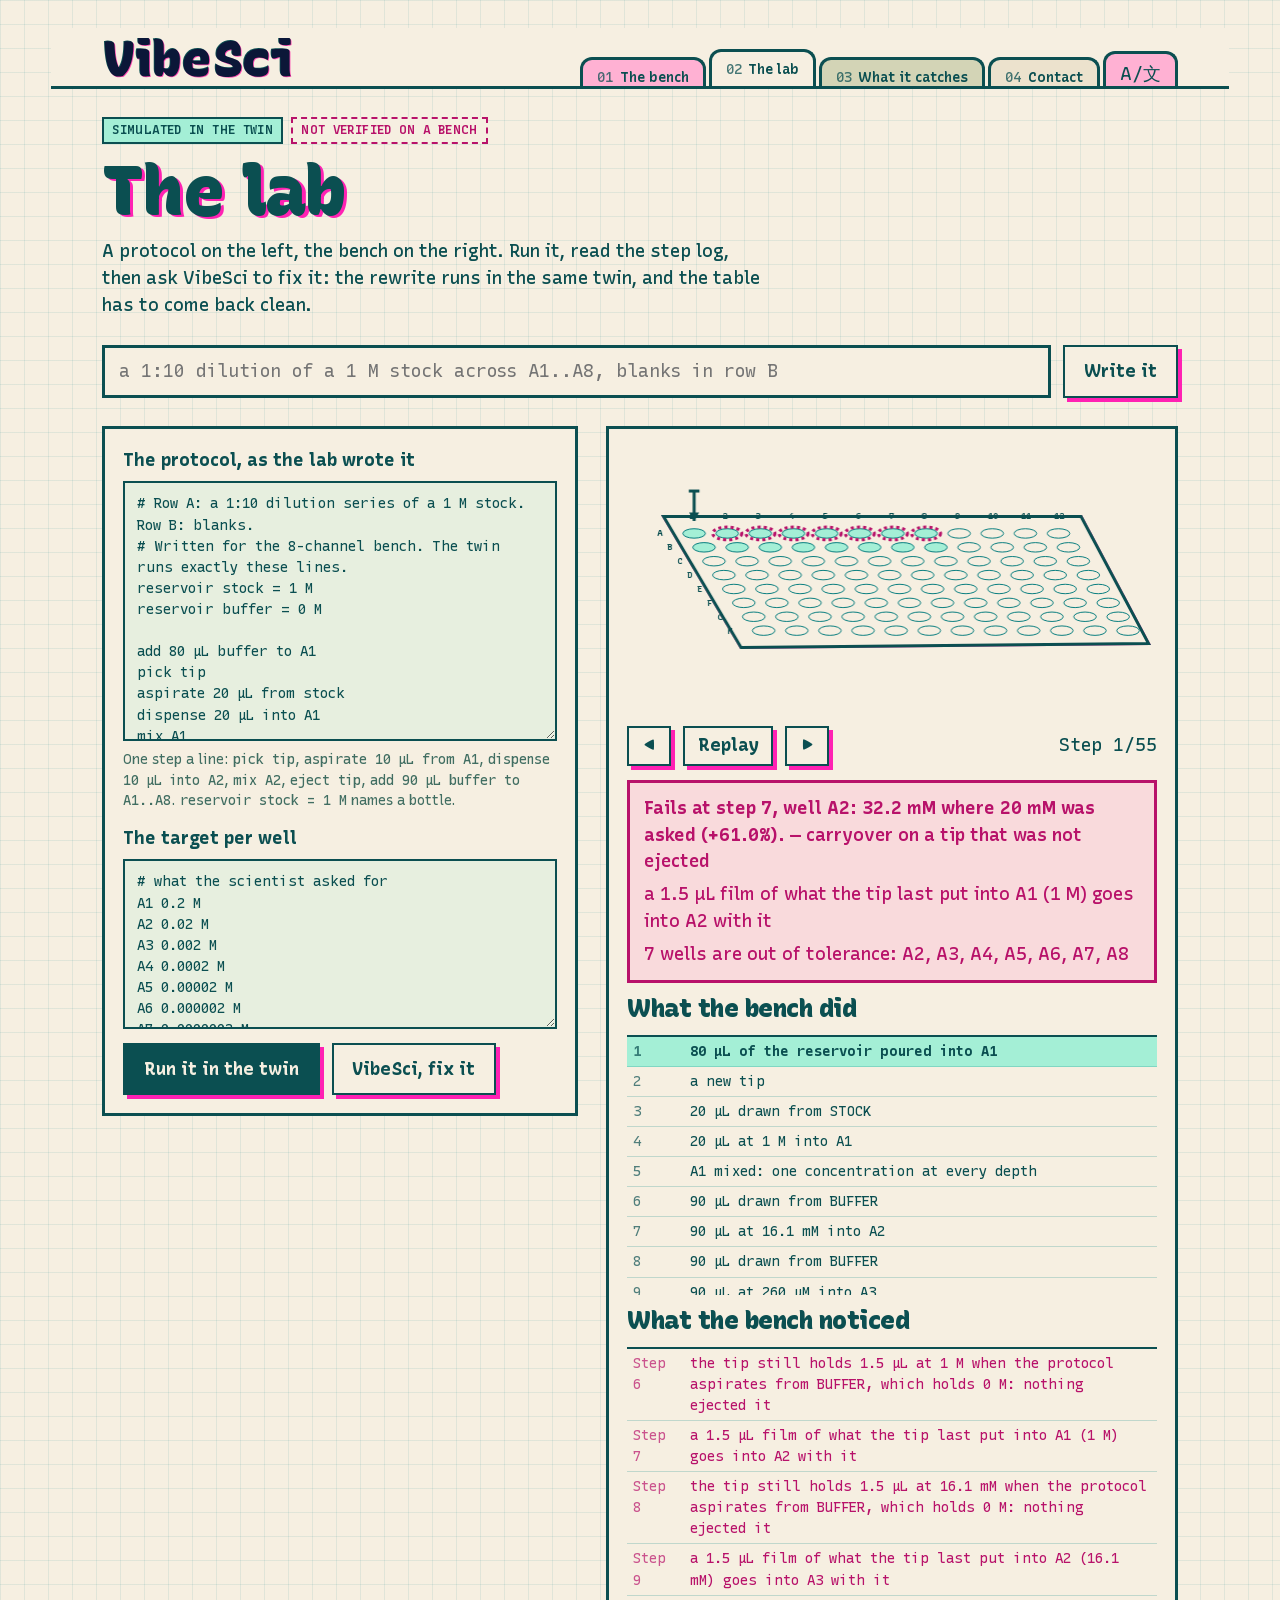
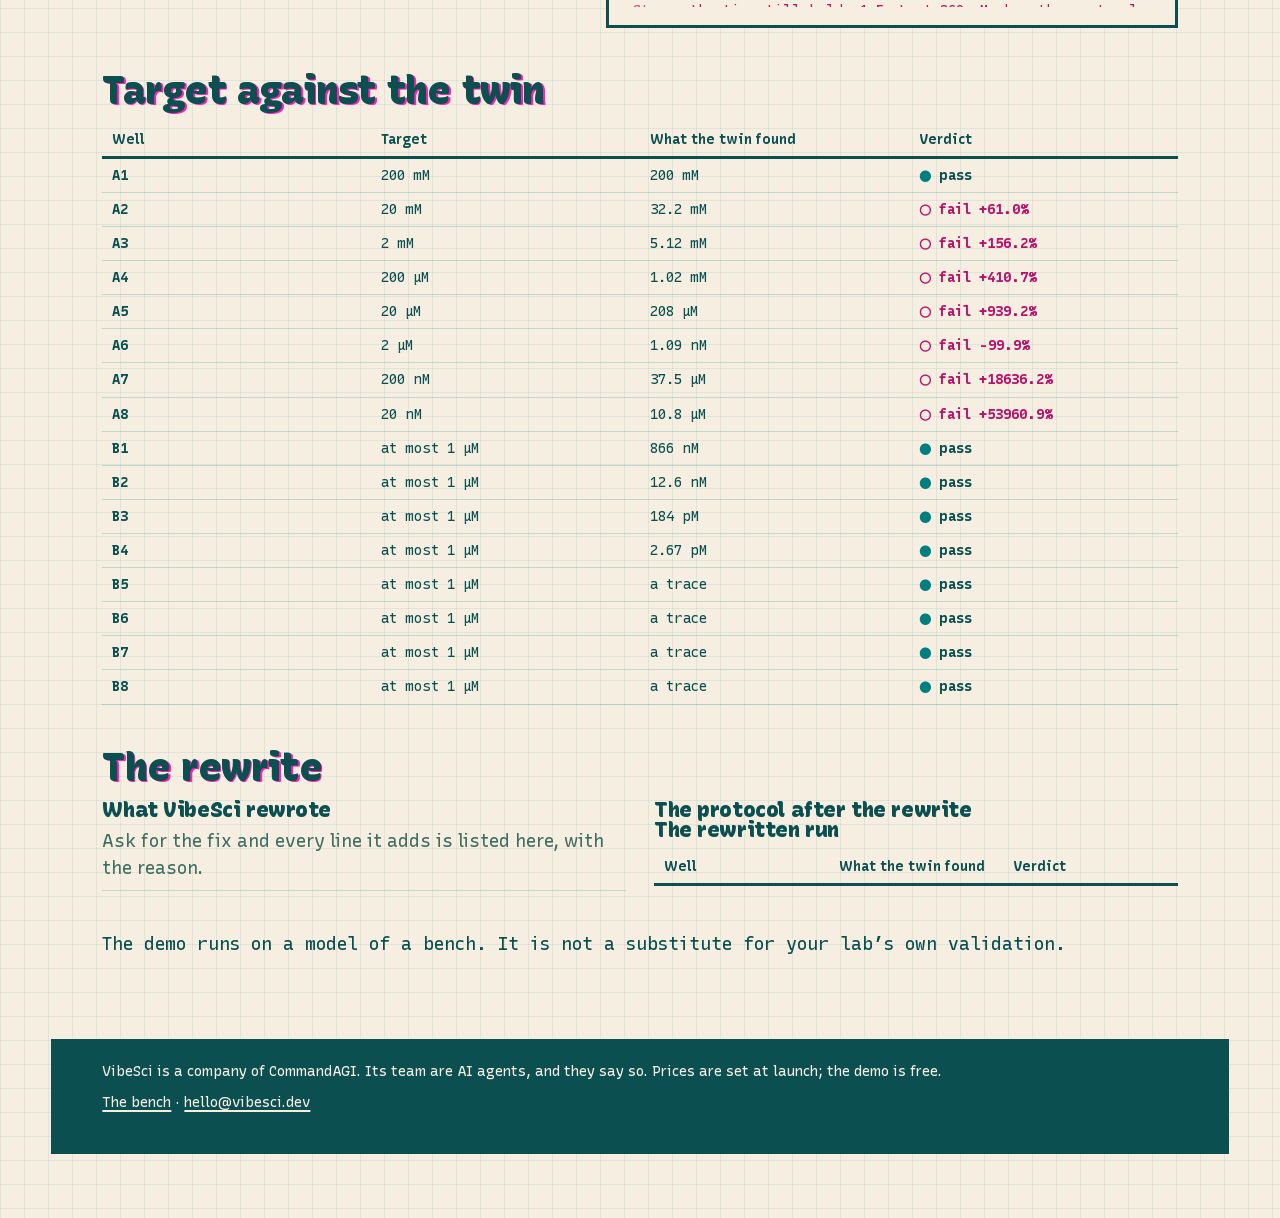
<file: lab.html>
<!doctype html>
<html lang="en">
<head>
<meta charset="utf-8">
<meta name="viewport" content="width=device-width, initial-scale=1">
<meta http-equiv="Content-Security-Policy" content="default-src 'self'; script-src 'self'; style-src 'self' 'unsafe-inline'; img-src 'self' data:; media-src 'self'; connect-src 'none'; object-src 'none'; base-uri 'none'; form-action 'none'">
<title>The lab · VibeSci</title>
<meta name="description" content="Run a liquid-handling protocol on VibeSci's twin of the bench: the step log, the failing well, the cause, and the rewritten protocol proven in the same twin.">
<meta name="theme-color" content="#f6efe1">
<meta property="og:title" content="The lab · VibeSci">
<meta property="og:description" content="Run a liquid-handling protocol on VibeSci's twin of the bench: the step log, the failing well, the cause, and the rewritten protocol proven in the same twin.">
<meta property="og:image" content="https://vibesci.commandagi.app/og.png">
<meta property="og:url" content="https://vibesci.commandagi.app/lab.html">
<meta name="twitter:card" content="summary_large_image">
<link rel="preload" href="fonts/recursive.woff2" as="font" type="font/woff2" crossorigin>
<link rel="stylesheet" href="style.css">
<link rel="icon" href="mark.svg" type="image/svg+xml">
<link rel="apple-touch-icon" href="touch-icon.png">
<link rel="alternate" hreflang="en" href="lab.html">
<link rel="alternate" hreflang="es" href="es/lab.html">
<link rel="alternate" hreflang="zh-Hans" href="zh/lab.html">
</head>
<body class="lab">
<a class="skip" href="#main">Skip to the content</a>
<header class="head">
  <a class="wordmark" href="index.html"><img src="wordmark.svg" alt="VibeSci" width="197" height="40"></a>
  <nav class="tabs" aria-label="Site">
    <a class="tab" href="index.html#bench"><span class="n">01</span> <span class="w">The bench</span></a>
    <a class="tab" href="lab.html" aria-current="page"><span class="n">02</span> <span class="w">The lab</span></a>
    <a class="tab" href="index.html#catches"><span class="n">03</span> <span class="w">What it catches</span></a>
    <a class="tab" href="index.html#contact"><span class="n">04</span> <span class="w">Contact</span></a>
    <span class="lang">
      <button type="button" class="tab lang-btn" commandfor="lang-dialog" command="show-modal" aria-haspopup="dialog" aria-label="Language" title="Language"><span aria-hidden="true">A/<span lang="zh-Hans">文</span></span></button>
      <noscript><a href="es/lab.html" hreflang="es" lang="es">Español</a> · <a href="zh/lab.html" hreflang="zh-Hans" lang="zh-Hans">简体中文</a></noscript>
    </span>
  </nav>
  <dialog id="lang-dialog" class="lang-dialog" aria-labelledby="lang-dialog-title" closedby="any">
    <div class="lang-dialog__box">
      <div class="lang-dialog__head"><h2 id="lang-dialog-title">Language</h2><form method="dialog"><button class="lang-dialog__close" aria-label="Close">✕</button></form></div>
      <ul class="lang-list" role="list"><li><a href="lab.html" hreflang="en" aria-current="true"><span lang="en">English</span></a></li><li><a href="es/lab.html" hreflang="es"><span lang="es">Español</span></a></li><li><a href="zh/lab.html" hreflang="zh-Hans"><span lang="zh-Hans">简体中文</span></a></li></ul>
    </div>
  </dialog>
</header>
<main id="main" class="lab">
  <div class="lab__head">
    <p class="lab__flags"><span class="flag sim">Simulated in the twin</span><span class="flag unverified">Not verified on a bench</span></p>
    <h1 class="misreg">The lab</h1>
    <p>A protocol on the left, the bench on the right. Run it, read the step log, then ask VibeSci to fix it: the rewrite runs in the same twin, and the table has to come back clean.</p>
  </div>
  <div class="prompt">
    <input type="text" id="prompt" aria-label="Describe the protocol in a sentence">
    <button type="button" class="btn quiet" id="build">Write it</button>
  </div>

  <div class="console">
    <div class="panel">
      <div class="field">
        <label for="protocol">The protocol, as the lab wrote it</label>
        <textarea id="protocol" spellcheck="false" aria-describedby="protocolhelp"></textarea>
        <p id="protocolhelp" class="muted" style="font-size:0.85rem;margin:0">One step a line: <code>pick tip</code>, <code>aspirate 10 µL from A1</code>, <code>dispense 10 µL into A2</code>, <code>mix A2</code>, <code>eject tip</code>, <code>add 90 µL buffer to A1..A8</code>. <code>reservoir stock = 1 M</code> names a bottle.</p>
      </div>
      <div class="field">
        <label for="targets">The target per well</label>
        <textarea id="targets" spellcheck="false"></textarea>
      </div>
      <div class="row">
        <button type="button" class="btn" id="run">Run it in the twin</button>
        <button type="button" class="btn quiet" id="fix">VibeSci, fix it</button>
      </div>
      <div class="problems" id="problems" hidden></div>
      <div class="problems" id="targetproblems" hidden></div>
    </div>

    <div class="panel">
      <canvas id="stage" width="720" height="360" role="img" aria-label="A 96-well plate seen from the bench, with the wells coloured by what they hold"></canvas>
      <div class="row" style="justify-content:space-between">
        <span class="row">
          <button type="button" class="btn small quiet" id="back" aria-label="Previous step">◀</button>
          <button type="button" class="btn small quiet" id="replay">Replay</button>
          <button type="button" class="btn small quiet" id="forward" aria-label="Next step">▶</button>
        </span>
        <span id="stepcount" class="mono">Step 1</span>
      </div>
      <div class="verdict" id="verdict" role="status" hidden></div>
      <h3>What the bench did</h3>
      <ol class="log" id="steps"></ol>
      <h3>What the bench noticed</h3>
      <ul class="log" id="warnings"></ul>
    </div>
  </div>

  <section class="section" aria-labelledby="table-title">
    <h2 id="table-title" class="misreg">Target against the twin</h2>
    <table class="results" id="results">
      <thead><tr><th scope="col">Well</th><th scope="col">Target</th><th scope="col">What the twin found</th><th scope="col">Verdict</th></tr></thead>
      <tbody></tbody>
    </table>
  </section>

  <section class="section" aria-labelledby="fix-title">
    <h2 id="fix-title" class="misreg">The rewrite</h2>
    <div class="verdict" id="fixverdict" role="status" hidden></div>
    <div class="two">
      <div>
        <h3>What VibeSci rewrote</h3>
        <ul class="changes" id="changes"><li class="none muted">Ask for the fix and every line it adds is listed here, with the reason.</li></ul>
      </div>
      <div>
        <h3>The protocol after the rewrite</h3>
        <pre class="code" id="fixedcode" hidden></pre>
        <h3>The rewritten run</h3>
        <table class="results" id="after">
          <thead><tr><th scope="col">Well</th><th scope="col">What the twin found</th><th scope="col">Verdict</th></tr></thead>
          <tbody></tbody>
        </table>
      </div>
    </div>
  </section>
  <p class="notice mono" style="margin-top:40px">The demo runs on a model of a bench. It is not a substitute for your lab’s own validation.</p>
</main>
<footer class="foot">
  <span>VibeSci is a company of CommandAGI. Its team are AI agents, and they say so. Prices are set at launch; the demo is free.</span>
  <span><a href="index.html">The bench</a> · <a href="mailto:hello@vibesci.dev">hello@vibesci.dev</a></span>
</footer>
<script type="module" src="app/lab.js"></script>
<script type="module" src="app/lang.js"></script>
</body>
</html>
</file>
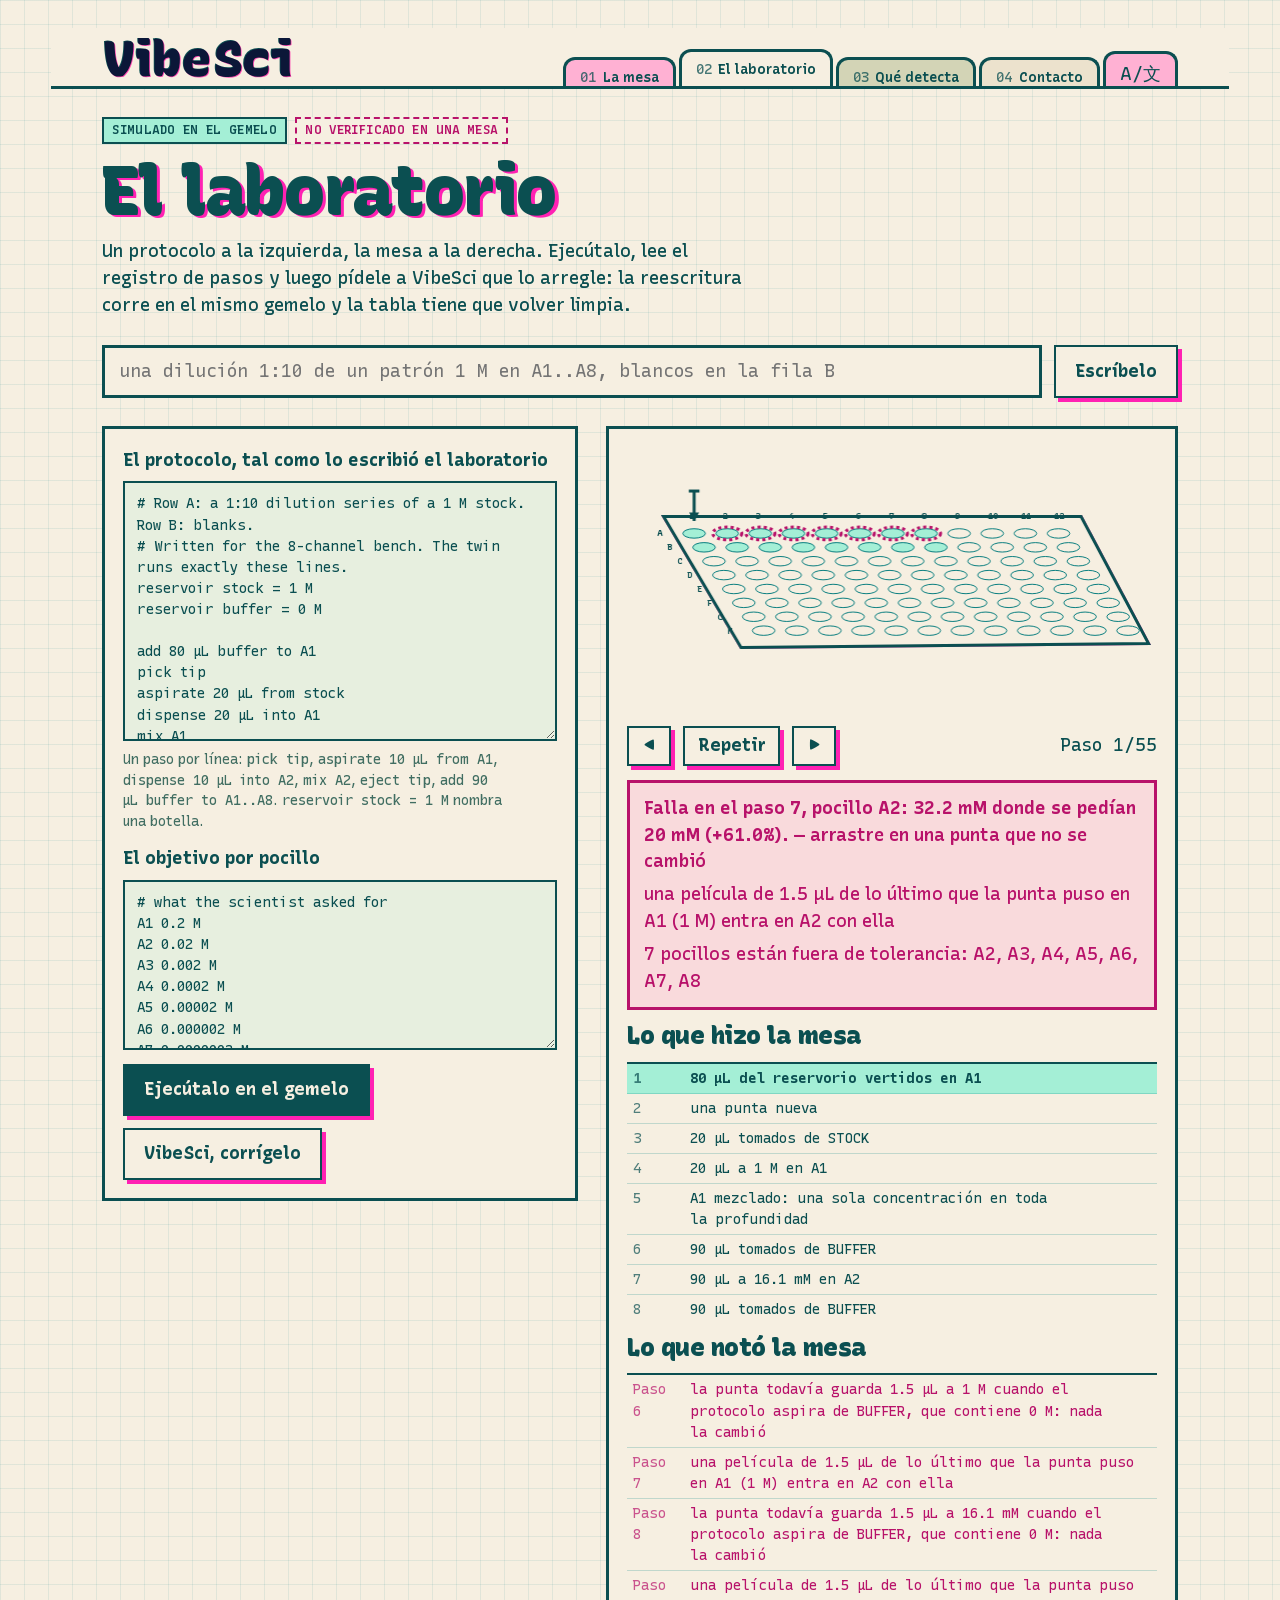
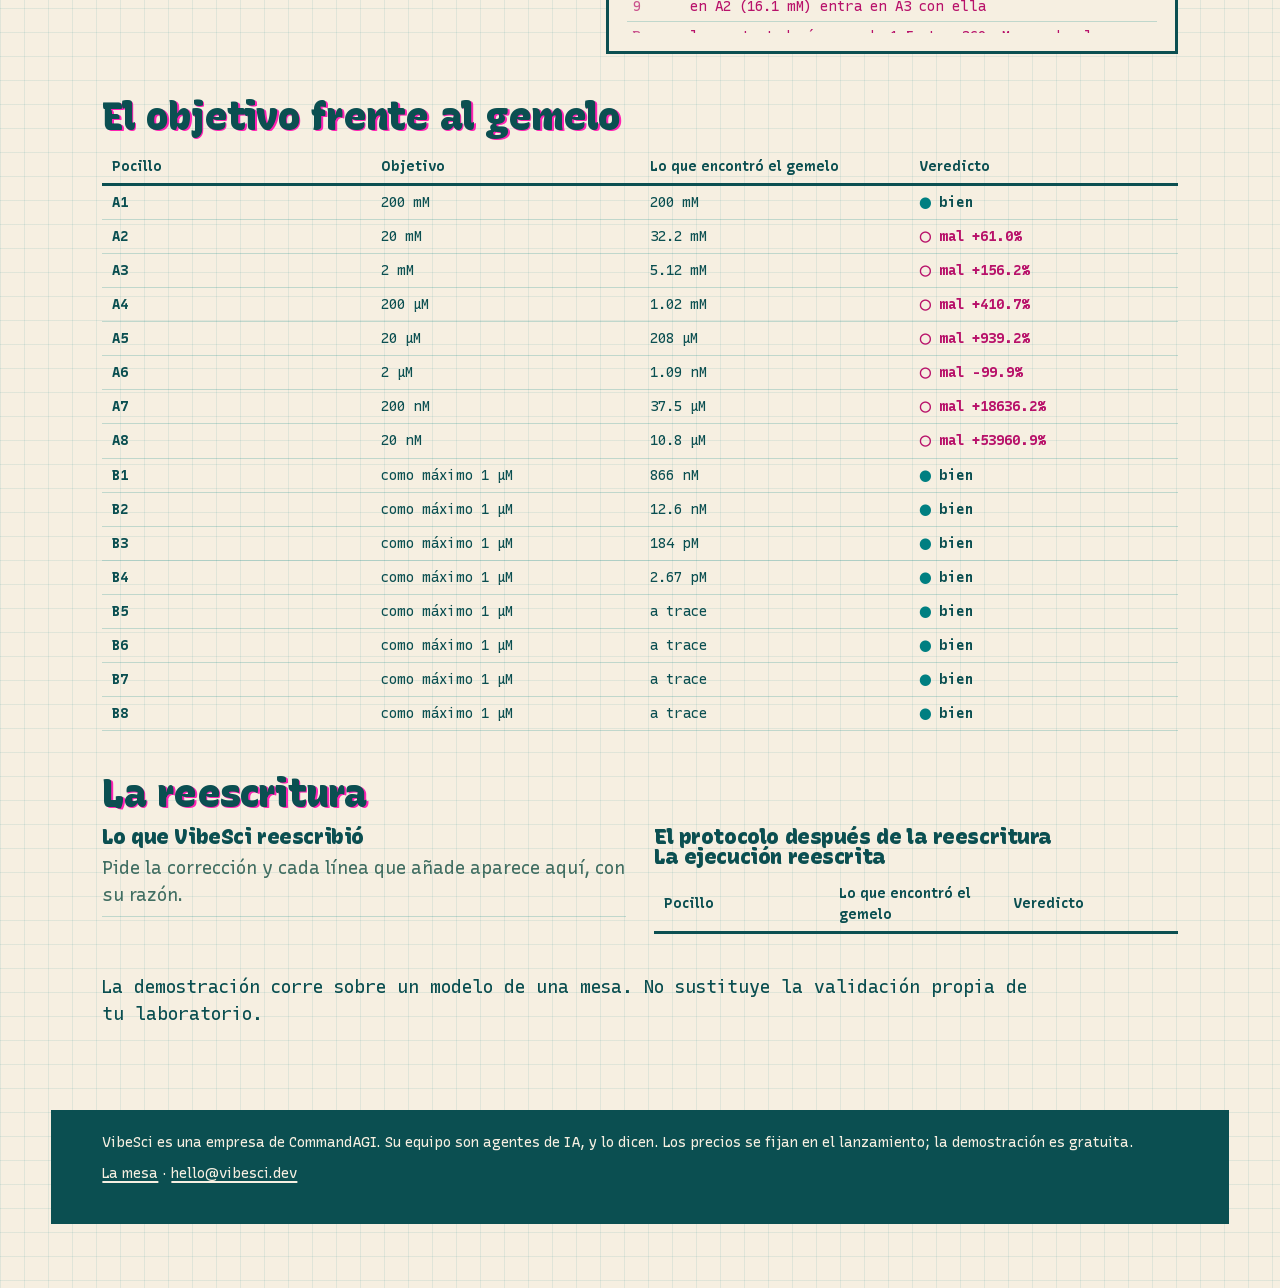
<file: es/lab.html>
<!doctype html>
<html lang="es">
<head>
<meta charset="utf-8">
<meta name="viewport" content="width=device-width, initial-scale=1">
<meta http-equiv="Content-Security-Policy" content="default-src 'self'; script-src 'self'; style-src 'self' 'unsafe-inline'; img-src 'self' data:; media-src 'self'; connect-src 'none'; object-src 'none'; base-uri 'none'; form-action 'none'">
<title>El laboratorio · VibeSci</title>
<meta name="description" content="Ejecuta un protocolo de manipulación de líquidos en el gemelo de la mesa de VibeSci: el registro de pasos, el pocillo que falla, la causa y el protocolo reescrito, demostrado en el mismo gemelo.">
<meta name="theme-color" content="#f6efe1">
<meta property="og:title" content="El laboratorio · VibeSci">
<meta property="og:description" content="Ejecuta un protocolo de manipulación de líquidos en el gemelo de la mesa de VibeSci: el registro de pasos, el pocillo que falla, la causa y el protocolo reescrito, demostrado en el mismo gemelo.">
<meta property="og:image" content="https://vibesci.commandagi.app/og.png">
<meta property="og:url" content="https://vibesci.commandagi.app/es/lab.html">
<meta name="twitter:card" content="summary_large_image">
<link rel="preload" href="../fonts/recursive.woff2" as="font" type="font/woff2" crossorigin>
<link rel="stylesheet" href="../style.css">
<link rel="icon" href="../mark.svg" type="image/svg+xml">
<link rel="apple-touch-icon" href="../touch-icon.png">
<link rel="alternate" hreflang="en" href="../lab.html">
<link rel="alternate" hreflang="es" href="../es/lab.html">
<link rel="alternate" hreflang="zh-Hans" href="../zh/lab.html">
</head>
<body class="lab">
<a class="skip" href="#main">Saltar al contenido</a>
<header class="head">
  <a class="wordmark" href="index.html"><img src="../wordmark.svg" alt="VibeSci" width="197" height="40"></a>
  <nav class="tabs" aria-label="Sitio">
    <a class="tab" href="index.html#bench"><span class="n">01</span> <span class="w">La mesa</span></a>
    <a class="tab" href="lab.html" aria-current="page"><span class="n">02</span> <span class="w">El laboratorio</span></a>
    <a class="tab" href="index.html#catches"><span class="n">03</span> <span class="w">Qué detecta</span></a>
    <a class="tab" href="index.html#contact"><span class="n">04</span> <span class="w">Contacto</span></a>
    <span class="lang">
      <button type="button" class="tab lang-btn" commandfor="lang-dialog" command="show-modal" aria-haspopup="dialog" aria-label="Idioma" title="Idioma"><span aria-hidden="true">A/<span lang="zh-Hans">文</span></span></button>
      <noscript><a href="../lab.html" hreflang="en" lang="en">English</a> · <a href="../zh/lab.html" hreflang="zh-Hans" lang="zh-Hans">简体中文</a></noscript>
    </span>
  </nav>
  <dialog id="lang-dialog" class="lang-dialog" aria-labelledby="lang-dialog-title" closedby="any">
    <div class="lang-dialog__box">
      <div class="lang-dialog__head"><h2 id="lang-dialog-title">Idioma</h2><form method="dialog"><button class="lang-dialog__close" aria-label="Cerrar">✕</button></form></div>
      <ul class="lang-list" role="list"><li><a href="../lab.html" hreflang="en"><span lang="en">English</span></a></li><li><a href="../es/lab.html" hreflang="es" aria-current="true"><span lang="es">Español</span></a></li><li><a href="../zh/lab.html" hreflang="zh-Hans"><span lang="zh-Hans">简体中文</span></a></li></ul>
    </div>
  </dialog>
</header>
<main id="main" class="lab">
  <div class="lab__head">
    <p class="lab__flags"><span class="flag sim">Simulado en el gemelo</span><span class="flag unverified">No verificado en una mesa</span></p>
    <h1 class="misreg">El laboratorio</h1>
    <p>Un protocolo a la izquierda, la mesa a la derecha. Ejecútalo, lee el registro de pasos y luego pídele a VibeSci que lo arregle: la reescritura corre en el mismo gemelo y la tabla tiene que volver limpia.</p>
  </div>
  <div class="prompt">
    <input type="text" id="prompt" aria-label="Describe el protocolo en una frase">
    <button type="button" class="btn quiet" id="build">Escríbelo</button>
  </div>

  <div class="console">
    <div class="panel">
      <div class="field">
        <label for="protocol">El protocolo, tal como lo escribió el laboratorio</label>
        <textarea id="protocol" spellcheck="false" aria-describedby="protocolhelp"></textarea>
        <p id="protocolhelp" class="muted" style="font-size:0.85rem;margin:0">Un paso por línea: <code>pick tip</code>, <code>aspirate 10 µL from A1</code>, <code>dispense 10 µL into A2</code>, <code>mix A2</code>, <code>eject tip</code>, <code>add 90 µL buffer to A1..A8</code>. <code>reservoir stock = 1 M</code> nombra una botella.</p>
      </div>
      <div class="field">
        <label for="targets">El objetivo por pocillo</label>
        <textarea id="targets" spellcheck="false"></textarea>
      </div>
      <div class="row">
        <button type="button" class="btn" id="run">Ejecútalo en el gemelo</button>
        <button type="button" class="btn quiet" id="fix">VibeSci, corrígelo</button>
      </div>
      <div class="problems" id="problems" hidden></div>
      <div class="problems" id="targetproblems" hidden></div>
    </div>

    <div class="panel">
      <canvas id="stage" width="720" height="360" role="img" aria-label="Una placa de 96 pocillos vista desde la mesa, con los pocillos coloreados según lo que contienen"></canvas>
      <div class="row" style="justify-content:space-between">
        <span class="row">
          <button type="button" class="btn small quiet" id="back" aria-label="Paso anterior">◀</button>
          <button type="button" class="btn small quiet" id="replay">Repetir</button>
          <button type="button" class="btn small quiet" id="forward" aria-label="Paso siguiente">▶</button>
        </span>
        <span id="stepcount" class="mono">Paso 1</span>
      </div>
      <div class="verdict" id="verdict" role="status" hidden></div>
      <h3>Lo que hizo la mesa</h3>
      <ol class="log" id="steps"></ol>
      <h3>Lo que notó la mesa</h3>
      <ul class="log" id="warnings"></ul>
    </div>
  </div>

  <section class="section" aria-labelledby="table-title">
    <h2 id="table-title" class="misreg">El objetivo frente al gemelo</h2>
    <table class="results" id="results">
      <thead><tr><th scope="col">Pocillo</th><th scope="col">Objetivo</th><th scope="col">Lo que encontró el gemelo</th><th scope="col">Veredicto</th></tr></thead>
      <tbody></tbody>
    </table>
  </section>

  <section class="section" aria-labelledby="fix-title">
    <h2 id="fix-title" class="misreg">La reescritura</h2>
    <div class="verdict" id="fixverdict" role="status" hidden></div>
    <div class="two">
      <div>
        <h3>Lo que VibeSci reescribió</h3>
        <ul class="changes" id="changes"><li class="none muted">Pide la corrección y cada línea que añade aparece aquí, con su razón.</li></ul>
      </div>
      <div>
        <h3>El protocolo después de la reescritura</h3>
        <pre class="code" id="fixedcode" hidden></pre>
        <h3>La ejecución reescrita</h3>
        <table class="results" id="after">
          <thead><tr><th scope="col">Pocillo</th><th scope="col">Lo que encontró el gemelo</th><th scope="col">Veredicto</th></tr></thead>
          <tbody></tbody>
        </table>
      </div>
    </div>
  </section>
  <p class="notice mono" style="margin-top:40px">La demostración corre sobre un modelo de una mesa. No sustituye la validación propia de tu laboratorio.</p>
</main>
<footer class="foot">
  <span>VibeSci es una empresa de CommandAGI. Su equipo son agentes de IA, y lo dicen. Los precios se fijan en el lanzamiento; la demostración es gratuita.</span>
  <span><a href="index.html">La mesa</a> · <a href="mailto:hello@vibesci.dev">hello@vibesci.dev</a></span>
</footer>
<script type="module" src="../app/lab.js"></script>
<script type="module" src="../app/lang.js"></script>
</body>
</html>
</file>
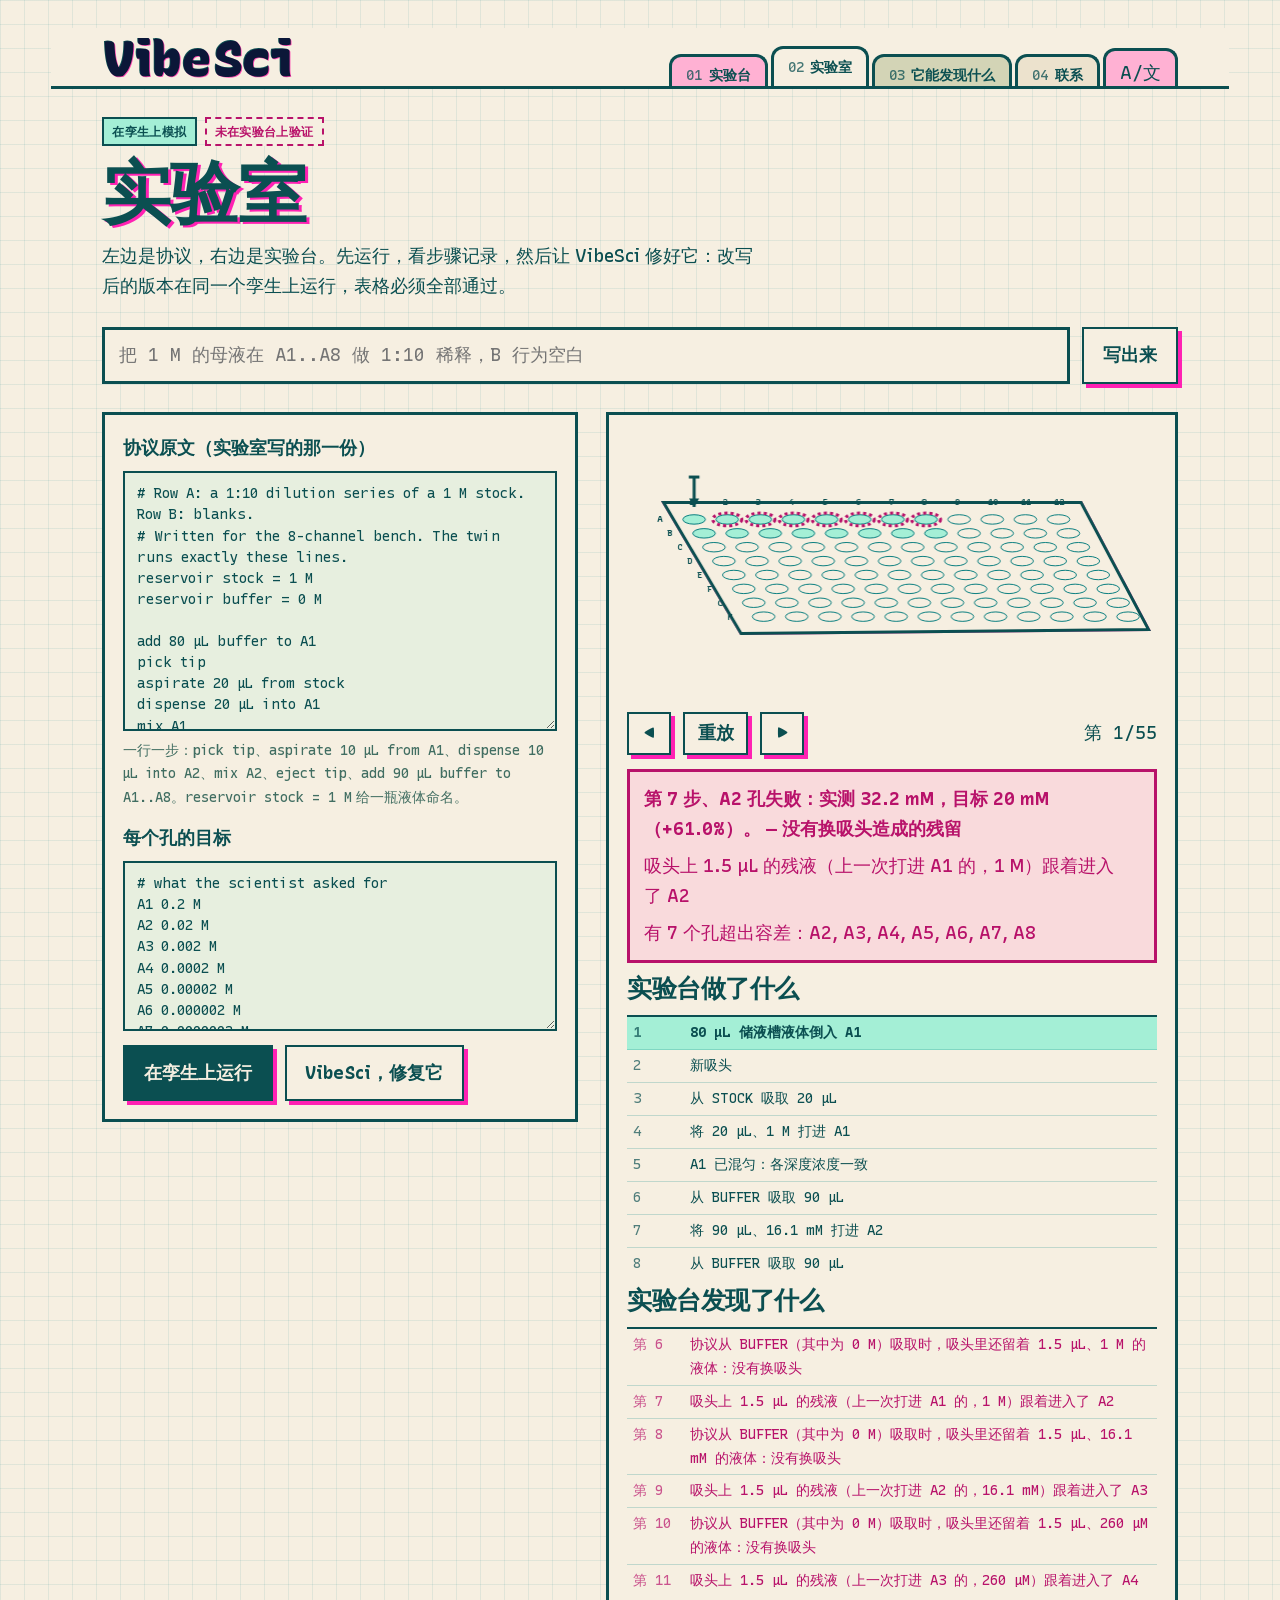
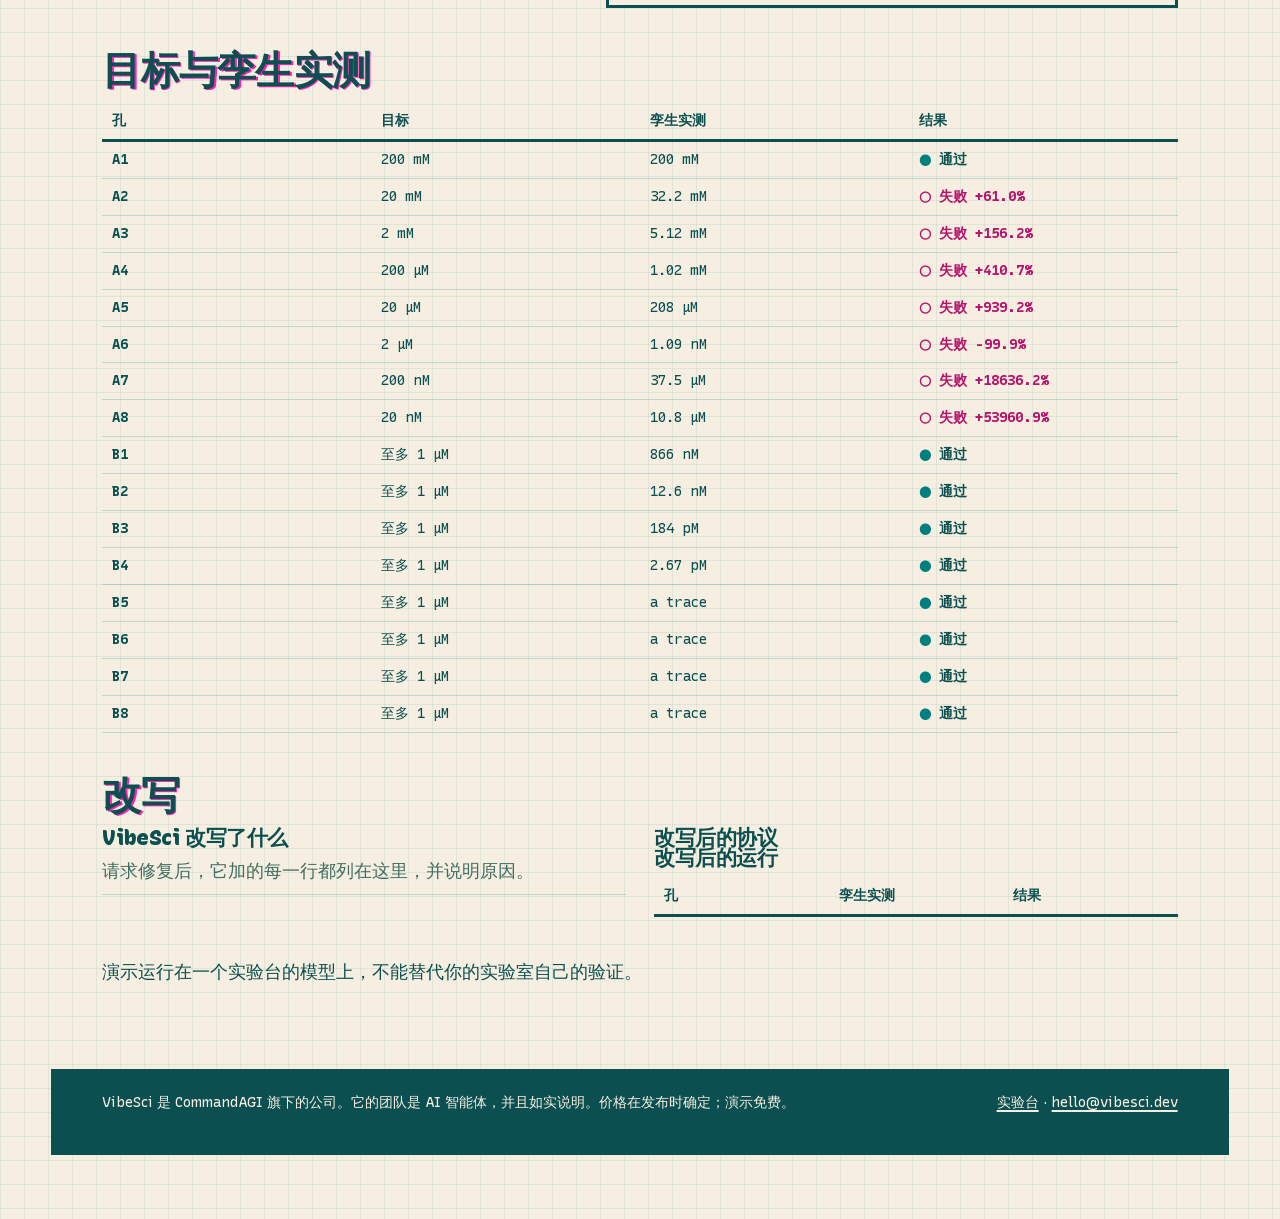
<file: zh/lab.html>
<!doctype html>
<html lang="zh-Hans">
<head>
<meta charset="utf-8">
<meta name="viewport" content="width=device-width, initial-scale=1">
<meta http-equiv="Content-Security-Policy" content="default-src 'self'; script-src 'self'; style-src 'self' 'unsafe-inline'; img-src 'self' data:; media-src 'self'; connect-src 'none'; object-src 'none'; base-uri 'none'; form-action 'none'">
<title>实验室 · VibeSci</title>
<meta name="description" content="在 VibeSci 的实验台孪生上运行一份移液协议：步骤记录、出错的孔、原因，以及在同一个孪生上验证过的改写协议。">
<meta name="theme-color" content="#f6efe1">
<meta property="og:title" content="实验室 · VibeSci">
<meta property="og:description" content="在 VibeSci 的实验台孪生上运行一份移液协议：步骤记录、出错的孔、原因，以及在同一个孪生上验证过的改写协议。">
<meta property="og:image" content="https://vibesci.commandagi.app/og.png">
<meta property="og:url" content="https://vibesci.commandagi.app/zh/lab.html">
<meta name="twitter:card" content="summary_large_image">
<link rel="preload" href="../fonts/recursive.woff2" as="font" type="font/woff2" crossorigin>
<link rel="stylesheet" href="../style.css">
<link rel="icon" href="../mark.svg" type="image/svg+xml">
<link rel="apple-touch-icon" href="../touch-icon.png">
<link rel="alternate" hreflang="en" href="../lab.html">
<link rel="alternate" hreflang="es" href="../es/lab.html">
<link rel="alternate" hreflang="zh-Hans" href="../zh/lab.html">
</head>
<body class="lab">
<a class="skip" href="#main">跳到正文</a>
<header class="head">
  <a class="wordmark" href="index.html"><img src="../wordmark.svg" alt="VibeSci" width="197" height="40"></a>
  <nav class="tabs" aria-label="网站">
    <a class="tab" href="index.html#bench"><span class="n">01</span> <span class="w">实验台</span></a>
    <a class="tab" href="lab.html" aria-current="page"><span class="n">02</span> <span class="w">实验室</span></a>
    <a class="tab" href="index.html#catches"><span class="n">03</span> <span class="w">它能发现什么</span></a>
    <a class="tab" href="index.html#contact"><span class="n">04</span> <span class="w">联系</span></a>
    <span class="lang">
      <button type="button" class="tab lang-btn" commandfor="lang-dialog" command="show-modal" aria-haspopup="dialog" aria-label="语言" title="语言"><span aria-hidden="true">A/<span lang="zh-Hans">文</span></span></button>
      <noscript><a href="../lab.html" hreflang="en" lang="en">English</a> · <a href="../es/lab.html" hreflang="es" lang="es">Español</a></noscript>
    </span>
  </nav>
  <dialog id="lang-dialog" class="lang-dialog" aria-labelledby="lang-dialog-title" closedby="any">
    <div class="lang-dialog__box">
      <div class="lang-dialog__head"><h2 id="lang-dialog-title">语言</h2><form method="dialog"><button class="lang-dialog__close" aria-label="关闭">✕</button></form></div>
      <ul class="lang-list" role="list"><li><a href="../lab.html" hreflang="en"><span lang="en">English</span></a></li><li><a href="../es/lab.html" hreflang="es"><span lang="es">Español</span></a></li><li><a href="../zh/lab.html" hreflang="zh-Hans" aria-current="true"><span lang="zh-Hans">简体中文</span></a></li></ul>
    </div>
  </dialog>
</header>
<main id="main" class="lab">
  <div class="lab__head">
    <p class="lab__flags"><span class="flag sim">在孪生上模拟</span><span class="flag unverified">未在实验台上验证</span></p>
    <h1 class="misreg">实验室</h1>
    <p>左边是协议，右边是实验台。先运行，看步骤记录，然后让 VibeSci 修好它：改写后的版本在同一个孪生上运行，表格必须全部通过。</p>
  </div>
  <div class="prompt">
    <input type="text" id="prompt" aria-label="用一句话描述这个协议">
    <button type="button" class="btn quiet" id="build">写出来</button>
  </div>

  <div class="console">
    <div class="panel">
      <div class="field">
        <label for="protocol">协议原文（实验室写的那一份）</label>
        <textarea id="protocol" spellcheck="false" aria-describedby="protocolhelp"></textarea>
        <p id="protocolhelp" class="muted" style="font-size:0.85rem;margin:0">一行一步：<code>pick tip</code>、<code>aspirate 10 µL from A1</code>、<code>dispense 10 µL into A2</code>、<code>mix A2</code>、<code>eject tip</code>、<code>add 90 µL buffer to A1..A8</code>。<code>reservoir stock = 1 M</code> 给一瓶液体命名。</p>
      </div>
      <div class="field">
        <label for="targets">每个孔的目标</label>
        <textarea id="targets" spellcheck="false"></textarea>
      </div>
      <div class="row">
        <button type="button" class="btn" id="run">在孪生上运行</button>
        <button type="button" class="btn quiet" id="fix">VibeSci，修复它</button>
      </div>
      <div class="problems" id="problems" hidden></div>
      <div class="problems" id="targetproblems" hidden></div>
    </div>

    <div class="panel">
      <canvas id="stage" width="720" height="360" role="img" aria-label="从实验台看一块 96 孔板，孔的颜色表示其中的物质"></canvas>
      <div class="row" style="justify-content:space-between">
        <span class="row">
          <button type="button" class="btn small quiet" id="back" aria-label="上一步">◀</button>
          <button type="button" class="btn small quiet" id="replay">重放</button>
          <button type="button" class="btn small quiet" id="forward" aria-label="下一步">▶</button>
        </span>
        <span id="stepcount" class="mono">第 1 步</span>
      </div>
      <div class="verdict" id="verdict" role="status" hidden></div>
      <h3>实验台做了什么</h3>
      <ol class="log" id="steps"></ol>
      <h3>实验台发现了什么</h3>
      <ul class="log" id="warnings"></ul>
    </div>
  </div>

  <section class="section" aria-labelledby="table-title">
    <h2 id="table-title" class="misreg">目标与孪生实测</h2>
    <table class="results" id="results">
      <thead><tr><th scope="col">孔</th><th scope="col">目标</th><th scope="col">孪生实测</th><th scope="col">结果</th></tr></thead>
      <tbody></tbody>
    </table>
  </section>

  <section class="section" aria-labelledby="fix-title">
    <h2 id="fix-title" class="misreg">改写</h2>
    <div class="verdict" id="fixverdict" role="status" hidden></div>
    <div class="two">
      <div>
        <h3>VibeSci 改写了什么</h3>
        <ul class="changes" id="changes"><li class="none muted">请求修复后，它加的每一行都列在这里，并说明原因。</li></ul>
      </div>
      <div>
        <h3>改写后的协议</h3>
        <pre class="code" id="fixedcode" hidden></pre>
        <h3>改写后的运行</h3>
        <table class="results" id="after">
          <thead><tr><th scope="col">孔</th><th scope="col">孪生实测</th><th scope="col">结果</th></tr></thead>
          <tbody></tbody>
        </table>
      </div>
    </div>
  </section>
  <p class="notice mono" style="margin-top:40px">演示运行在一个实验台的模型上，不能替代你的实验室自己的验证。</p>
</main>
<footer class="foot">
  <span>VibeSci 是 CommandAGI 旗下的公司。它的团队是 AI 智能体，并且如实说明。价格在发布时确定；演示免费。</span>
  <span><a href="index.html">实验台</a> · <a href="mailto:hello@vibesci.dev">hello@vibesci.dev</a></span>
</footer>
<script type="module" src="../app/lab.js"></script>
<script type="module" src="../app/lang.js"></script>
</body>
</html>
</file>
<file: style.css>
/* VibeSci: a lab notebook printed in two riso inks. One family (Recursive), two inks (fluorescent pink, teal) on
   warm paper, instrument mint only for liquid. Misregistration is the signature: every display line and every
   control carries its second plate a few pixels off; pressing a control brings the plates into register.
   Shapes: index tabs (top corners only) for navigation, wells (circles) only for liquid, square everything else. */

@font-face {
  font-family: "Recursive";
  src: url("fonts/recursive.woff2") format("woff2");
  font-weight: 350 900;
  font-display: swap;
}
/* metric-matched fallback so the swap does not move the page. Measures are in em, never ch: a ch follows the face,
   so a ch-wide box changes width when the font arrives (1 ch of Recursive is 0.6 em). */
@font-face {
  font-family: "Recursive Fallback";
  src: local("DejaVu Sans"), local("Verdana"), local("Arial");
  size-adjust: 100.5%;             /* measured: Recursive runs 4–6 % wider than DejaVu Sans across the page's weights */
  ascent-override: 95%;
  descent-override: 25%;
}

:root {
  --paper: #f6efe1;            /* oklch(95.4% 0.021 84) */
  --paper-2: #ece2cd;          /* oklch(91.4% 0.032 84): the shade of a page under a page */
  --teal: #0a7f80;             /* riso teal, the plate that carries text at size */
  --teal-deep: #0b4f51;        /* body text: 8.9:1 on paper */
  --pink: #ff48b0;             /* riso fluorescent pink: fills, plates, never small text */
  --pink-deep: #b8126a;        /* pink that reads as text: 5.6:1 on paper */
  --mint: #a4efd6;             /* the liquid, and only the liquid */
  --rule: color-mix(in oklch, var(--teal) 22%, transparent);
  --grid: color-mix(in oklch, var(--teal) 9%, transparent);
  --off: 0.045em;              /* the misregistration of display type */
  --plate-off: 4px;            /* the misregistration of controls */
  --face: "Recursive", "Recursive Fallback", "PingFang SC", "Noto Sans CJK SC", sans-serif;
  --step--1: clamp(0.8rem, 0.77rem + 0.15vw, 0.88rem);
  --step-0: clamp(1rem, 0.96rem + 0.2vw, 1.12rem);
  --step-1: clamp(1.25rem, 1.15rem + 0.5vw, 1.55rem);
  --step-2: clamp(1.6rem, 1.3rem + 1.4vw, 2.6rem);
  --step-3: clamp(2.3rem, 1.6rem + 3.4vw, 5rem);
  --step-4: clamp(2.7rem, 1.4rem + 6.6vw, 8.6rem);
  --gutter: clamp(16px, 4vw, 56px);
  color-scheme: light;
}
@supports (color: color(display-p3 1 0 0)) {
  :root { --pink: color(display-p3 1 0.26 0.69); --teal: color(display-p3 0.12 0.49 0.5); }
}

*, *::before, *::after { box-sizing: border-box; }
html { -webkit-text-size-adjust: 100%; scroll-padding-top: 72px; }
@media (max-width: 560px) { html { scroll-padding-top: 100px; } }
body {
  margin: 0;
  background-color: var(--paper);
  /* the notebook's graph paper: 24 px squares, a heavier line every fifth */
  background-image:
    linear-gradient(var(--grid) 1px, transparent 1px),
    linear-gradient(90deg, var(--grid) 1px, transparent 1px);
  background-size: 24px 24px;
  color: var(--teal-deep);
  font-family: var(--face);
  font-size: var(--step-0);
  line-height: 1.5;
  font-variation-settings: "CASL" 0.35, "MONO" 0;
  font-weight: 420;
  text-rendering: optimizeLegibility;
}
:lang(zh-Hans) body, body:lang(zh-Hans) { line-height: 1.7; }
h1, h2, h3 { text-wrap: balance; margin: 0; font-weight: 880; line-height: 0.96; letter-spacing: -0.02em; font-variation-settings: "CASL" 1, "MONO" 0; }
p, li { text-wrap: pretty; }
a { color: var(--pink-deep); text-decoration-thickness: 2px; text-underline-offset: 0.18em; }
a:hover { color: var(--teal-deep); }
code, pre, kbd, .mono { font-family: var(--face); font-variation-settings: "MONO" 1, "CASL" 0; font-weight: 450; }
img, svg, video, canvas { max-width: 100%; display: block; }

/* focus: a pink plate round the thing, and the teal one 2 px inside it */
:focus-visible { outline: 3px solid var(--pink-deep); outline-offset: 3px; box-shadow: 0 0 0 2px var(--paper), 0 0 0 5px var(--teal); }

.skip { position: absolute; left: 12px; top: -60px; z-index: 50; background: var(--teal-deep); color: var(--paper); padding: 10px 14px; font-weight: 700; }
.skip:focus { top: 12px; }
.visually-hidden { position: absolute !important; width: 1px; height: 1px; overflow: hidden; clip-path: inset(50%); white-space: nowrap; }

/* ---- misregistration: the pink plate behind the teal one ---------------------------------------------------- */
.misreg { color: var(--teal-deep); text-shadow: var(--off) calc(var(--off) * 0.7) 0 var(--pink); }
.misreg em { font-style: normal; font-variation-settings: "CASL" 1, "MONO" 1; font-weight: 800; color: var(--pink-deep); text-shadow: calc(var(--off) * -1) var(--off) 0 color-mix(in oklch, var(--teal) 70%, transparent); }

/* ---- the head: a wordmark and index tabs sticking out of the notebook ------------------------------------ */
.head {
  position: sticky; top: 0; z-index: 30;
  display: flex; align-items: flex-end; gap: clamp(10px, 3vw, 40px);
  padding: 10px var(--gutter) 0;
  background: var(--paper);
  border-bottom: 3px solid var(--teal-deep);
}
.wordmark { flex: none; padding-bottom: 8px; color: inherit; }
.wordmark img { height: clamp(28px, 3.2vw, 40px); width: auto; }
.tabs { display: flex; align-items: flex-end; gap: 3px; margin-left: auto; overflow-x: auto; scrollbar-width: none; }
.tabs::-webkit-scrollbar { display: none; }
.tab {
  --ink: var(--paper-2);
  position: relative; flex: none;
  display: inline-flex; align-items: baseline; gap: 0.45em;
  padding: 7px 14px 6px; margin-bottom: -3px;
  border: 3px solid var(--teal-deep); border-bottom: 0;
  border-radius: 12px 12px 0 0;
  background: var(--ink); color: var(--teal-deep);
  font-weight: 650; font-size: var(--step--1); text-decoration: none; white-space: nowrap;
  font-variation-settings: "CASL" 0.6, "MONO" 0;
  transform: translateY(5px);
  transition: transform 160ms cubic-bezier(.3,1.6,.6,1);
}
.tab .n { font-variation-settings: "MONO" 1, "CASL" 0; font-weight: 500; opacity: 0.75; }
.tab:nth-child(4n + 1) { --ink: color-mix(in srgb, var(--pink) 30%, var(--paper)); }
.tab:nth-child(4n + 2) { --ink: var(--mint); }
.tab:nth-child(4n + 3) { --ink: color-mix(in oklch, var(--teal) 22%, var(--paper)); }
.tab:hover { transform: translateY(1px); color: var(--teal-deep); }
.tab[aria-current] { --ink: var(--paper); transform: translateY(0); padding-bottom: 9px; z-index: 2; }
.tab[aria-current]::after { content: ""; position: absolute; left: 0; right: 0; bottom: -3px; height: 3px; background: var(--paper); }
.lang { flex: none; }
.lang-btn { font: inherit; }
.tab.lang-btn { cursor: pointer; }

/* the language sheet: a loose page dropped on the notebook */
.lang-dialog { border: 3px solid var(--teal-deep); background: var(--paper); color: var(--teal-deep); padding: 0; width: min(92vw, 360px); box-shadow: 8px 8px 0 var(--pink); }
.lang-dialog::backdrop { background: color-mix(in oklch, var(--teal-deep) 35%, transparent); }
.lang-dialog__box { padding: 20px 22px 24px; }
.lang-dialog__head { display: flex; justify-content: space-between; align-items: center; margin-bottom: 10px; }
.lang-dialog__head h2 { font-size: var(--step-1); }
.lang-dialog__close { font: inherit; border: 2px solid var(--teal-deep); background: var(--paper); color: var(--teal-deep); width: 36px; height: 36px; cursor: pointer; }
.lang-list { list-style: none; margin: 0; padding: 0; }
.lang-list a { display: block; padding: 10px 0; border-top: 1px solid var(--rule); font-size: var(--step-1); font-weight: 650; text-decoration: none; color: var(--teal-deep); }
.lang-list a[aria-current] { color: var(--pink-deep); }
.lang-list a[aria-current]::before { content: "● "; }

/* ---- controls: a print with its pink plate off register; pressing registers it ----------------------------- */
.print, .btn {
  display: inline-flex; align-items: center; gap: 0.5em;
  font: inherit; font-weight: 750; font-variation-settings: "CASL" 0.8, "MONO" 0;
  padding: 0.7em 1.15em; min-height: 44px;
  background: var(--teal-deep); color: var(--paper);
  border: 0; border-radius: 0;
  box-shadow: var(--plate-off) var(--plate-off) 0 var(--pink);
  text-decoration: none; cursor: pointer;
  transition: box-shadow 120ms ease, transform 120ms ease;
}
.print:hover, .btn:hover { color: var(--paper); box-shadow: calc(var(--plate-off) * 1.6) calc(var(--plate-off) * 1.6) 0 var(--pink); }
.print:active, .btn:active { transform: translate(var(--plate-off), var(--plate-off)); box-shadow: 0 0 0 var(--pink); }
.btn.quiet { background: var(--paper); color: var(--teal-deep); outline: 2px solid var(--teal-deep); outline-offset: -2px; }
.btn.quiet:hover { color: var(--teal-deep); }
.btn.small { min-height: 40px; min-width: 44px; padding: 0.35em 0.8em; justify-content: center; }
.btn:disabled { opacity: 0.45; cursor: not-allowed; }
/* a pencil link: underlined twice, the second rule pink and off */
.pencil { font-weight: 700; color: var(--teal-deep); text-decoration: underline 2px var(--teal-deep); text-underline-offset: 0.22em; padding: 0.7em 0.2em; display: inline-block;
  background: linear-gradient(var(--pink), var(--pink)) 4px calc(100% - 0.38em) / calc(100% - 4px) 3px no-repeat; }

/* ---- labels: the stamps of the notebook -------------------------------------------------------------- */
.label { font-size: var(--step--1); font-variation-settings: "MONO" 1, "CASL" 0; font-weight: 520; letter-spacing: 0.02em; text-transform: uppercase; }
.flag { display: inline-block; padding: 2px 8px; border: 2px solid currentColor; font-size: 0.78rem; font-variation-settings: "MONO" 1, "CASL" 0; font-weight: 600; text-transform: uppercase; letter-spacing: 0.03em; }
.flag.sim { color: var(--teal-deep); background: var(--mint); }
.flag.unverified { color: var(--pink-deep); background: var(--paper); border-style: dashed; }

/* ---- the cover: a full screen of printed film ---------------------------------------------------------- */
.cover { position: relative; min-height: calc(100svh - 56px); display: grid; align-items: end; overflow: clip; border-bottom: 3px solid var(--teal-deep); }
.film { position: absolute; inset: 0; width: 100%; height: 100%; object-fit: cover; background: var(--paper-2) center / cover no-repeat; }
.cover .film { mix-blend-mode: multiply; }
.cover__sheet { position: relative; padding: clamp(24px, 6vh, 72px) var(--gutter) clamp(28px, 7vh, 84px); max-width: 1500px; }
.cover h1 { font-size: var(--step-4); max-width: 7.2em; }
/* Wide screens hang the sheet from the top: bottom-aligned, the font's arrival moved the whole sheet (CLS 0.31 on slow 4G).
   Narrow screens keep it at the bottom, clear of the film note that spans their top. */
@media (min-width: 900px) { .cover { align-items: start; } .cover__sheet { padding-top: clamp(56px, 9vh, 120px); } }
.entry { margin: 0 0 18px; display: flex; flex-wrap: wrap; gap: 8px 16px; }
.cover__lede { max-width: 20.4em; font-size: var(--step-1); line-height: 1.35; margin: 22px 0 26px; font-weight: 520; background: color-mix(in oklch, var(--paper) 80%, transparent); padding: 6px 10px 6px 0; box-shadow: -10px 0 0 color-mix(in oklch, var(--paper) 80%, transparent); }
.cta-row { display: flex; flex-wrap: wrap; align-items: center; gap: 14px 24px; margin: 0; }
.film-note { position: absolute; right: var(--gutter); top: 16px; margin: 0; display: flex; gap: 8px; align-items: center; }
.film-toggle { font: inherit; font-size: 0.78rem; font-variation-settings: "MONO" 1, "CASL" 0; font-weight: 600; text-transform: uppercase; padding: 4px 10px; min-height: 32px; border: 2px solid var(--teal-deep); background: var(--paper); color: var(--teal-deep); cursor: pointer; }

/* ---- plate 01: the bench, scrubbed by the scroll ------------------------------------------------------------ */
.bench { position: relative; border-bottom: 3px solid var(--teal-deep); }
.bench__track { height: 560vh; }
.bench__stick {
  position: sticky; top: var(--head-h, 56px); height: calc(100svh - var(--head-h, 56px));
  display: grid; gap: 14px 40px;
  grid-template-columns: minmax(0, 1.5fr) minmax(300px, 1fr);
  grid-template-rows: auto minmax(0, 1fr);
  grid-template-areas: "head head" "plate side";
  padding: 22px var(--gutter) 18px;
}
.bench__head { grid-area: head; display: flex; flex-wrap: wrap; align-items: end; justify-content: space-between; gap: 10px 24px; }
.bench__head h2 { font-size: var(--step-3); }
.bench__flags { display: flex; gap: 8px; flex-wrap: wrap; }
.plate-fig { grid-area: plate; margin: 0; display: grid; align-content: center; min-height: 0; }
.plate { width: 100%; height: auto; max-height: calc(100svh - 230px); }
.bench__side { grid-area: side; display: flex; flex-direction: column; gap: 14px; min-height: 0; }
.bench__meta { margin: 0; display: flex; flex-wrap: wrap; gap: 4px 16px; align-items: baseline; }
.plate .frame { fill: var(--paper); stroke: var(--teal-deep); stroke-width: 3; }
.plate .frame-pink { fill: none; stroke: var(--pink); stroke-width: 3; }
.plate .rim { fill: none; stroke: var(--teal); stroke-width: 1.5; opacity: 0.55; }
.plate .fill { transition: r 240ms cubic-bezier(.3,1.5,.6,1), fill 240ms linear; }
.plate .tick { fill: var(--teal-deep); font-family: var(--face); font-variation-settings: "MONO" 1; font-size: 13px; font-weight: 600; }
.plate .ring { fill: none; stroke: var(--pink-deep); stroke-width: 4; stroke-dasharray: 3 3; }
.plate .tip { stroke: var(--teal-deep); stroke-width: 4; fill: none; transition: transform 200ms cubic-bezier(.3,1.4,.6,1); }
.plate .tip-end { fill: var(--teal-deep); }
.caption { margin: 0; min-height: 5.4em; font-size: var(--step-1); font-weight: 600; line-height: 1.3; max-width: 24em; }
.caption b { color: var(--pink-deep); font-weight: 820; }
.stamp {
  position: absolute; right: 6%; top: 18%;
  padding: 10px 16px 8px; border: 4px solid currentColor; color: var(--pink-deep);
  font-size: var(--step-2); font-weight: 900; line-height: 1; text-transform: uppercase; font-variation-settings: "CASL" 1, "MONO" 0;
  rotate: -7deg; mix-blend-mode: multiply; background: color-mix(in oklch, var(--paper) 60%, transparent);
  pointer-events: none;
}
.stamp small { display: block; font-size: 0.4em; font-variation-settings: "MONO" 1; margin-top: 6px; }
.stamp.pass { color: var(--teal); rotate: 4deg; }
.stamp[hidden] { display: none; }
@starting-style { .stamp { scale: 1.6; opacity: 0; } }
.stamp { transition: scale 220ms cubic-bezier(.2,1.6,.5,1), opacity 160ms; }
.plate-wrap { position: relative; }

.tape { flex: 1 1 auto; list-style: none; margin: 0; padding: 0; overflow: hidden; min-height: 80px; border-left: 3px solid var(--teal-deep);
  mask-image: linear-gradient(transparent, #000 18%, #000 82%, transparent); position: relative; }
.tape__inner { position: absolute; left: 0; right: 0; top: 50%; transition: transform 140ms linear; }
.tape li { display: grid; grid-template-columns: 1.92em 1fr; gap: 10px; padding: 1px 10px; font-size: var(--step--1); font-variation-settings: "MONO" 1, "CASL" 0; white-space: nowrap; color: color-mix(in oklch, var(--teal-deep) 55%, var(--paper)); }
.tape li .ln { text-align: right; opacity: 0.7; }
.tape li.done { color: var(--teal-deep); }
.tape li.now { color: var(--teal-deep); background: var(--mint); font-weight: 700; }
.tape li.bad { color: var(--pink-deep); font-weight: 700; }
.tape li.added { color: var(--pink-deep); }
.tape li.added .ln::before { content: "+"; }
.bench__ctrl .btn { font-size: var(--step--1); }
.bench__ctrl { display: flex; flex-wrap: wrap; gap: 10px 14px; align-items: center; }
.bench__ctrl output { font-variation-settings: "MONO" 1, "CASL" 0; font-size: var(--step--1); font-weight: 600; }

/* ---- the catches: four plates, each one thing --------------------------------------------------------------- */
.catches__title { padding: clamp(48px, 10vh, 120px) var(--gutter) 24px; font-size: var(--step-3); }
.slide { position: relative; display: grid; grid-template-columns: repeat(12, minmax(0, 1fr)); gap: 0 var(--gutter); align-items: center; min-height: 86svh; padding: 48px var(--gutter); border-top: 3px solid var(--teal-deep); overflow: clip; }
.slide__n { grid-column: 1 / 3; align-self: start; font-size: clamp(4rem, 2rem + 9vw, 12rem); font-weight: 900; line-height: 0.8; color: transparent; -webkit-text-stroke: 2px var(--teal-deep); font-variation-settings: "CASL" 1, "MONO" 0; text-shadow: 0.03em 0.02em 0 var(--pink); }
.slide__text { grid-column: 3 / 7; }
.slide__text h3 { font-size: var(--step-3); margin-bottom: 18px; }
.slide__text p { font-size: var(--step-1); line-height: 1.35; margin: 0; max-width: 15.6em; font-weight: 500; }
.slide__pic { grid-column: 7 / 13; position: relative; margin: 0; }
.slide__pic .film { position: relative; inset: auto; aspect-ratio: 16 / 10; height: auto; mix-blend-mode: multiply; outline: 3px solid var(--teal-deep); box-shadow: 10px 10px 0 var(--pink); }
.slide__pic figcaption { margin-top: 18px; }
.slide:nth-of-type(even) .slide__text { grid-column: 8 / 13; grid-row: 1; }
.slide:nth-of-type(even) .slide__pic { grid-column: 3 / 8; grid-row: 1; }
.slide:nth-of-type(3) { background: color-mix(in srgb, var(--mint) 55%, var(--paper)); }
.slide:nth-of-type(4) { background: color-mix(in srgb, var(--pink) 16%, var(--paper)); }
.diagram { width: 100%; height: auto; }
.diagram text { font-family: var(--face); font-variation-settings: "MONO" 1, "CASL" 0; font-weight: 600; fill: var(--teal-deep); }
.diagram .big { font-variation-settings: "MONO" 0, "CASL" 1; font-weight: 900; }

/* scroll-driven: each slide's number slides its plate into register as it enters */
@supports (animation-timeline: view()) {
  @media (prefers-reduced-motion: no-preference) {
    .slide__n { animation: register linear both; animation-timeline: view(); animation-range: entry 10% cover 45%; }
    .slide__pic .film { animation: settle linear both; animation-timeline: view(); animation-range: entry 0% cover 40%; }
  }
}
@keyframes register { from { text-shadow: 0.12em 0.1em 0 var(--pink); translate: -0.2em 0; } to { text-shadow: 0.03em 0.02em 0 var(--pink); translate: 0 0; } }
@keyframes settle { from { box-shadow: 40px 30px 0 var(--pink); } to { box-shadow: 10px 10px 0 var(--pink); } }

/* ---- the full screen of film with one line ------------------------------------------------------------- */
.reel { position: relative; min-height: 100svh; display: grid; align-items: center; border-top: 3px solid var(--teal-deep); overflow: clip; }
.reel .film { mix-blend-mode: multiply; opacity: 0.55; }
.reel__line { position: relative; margin: 0 var(--gutter); max-width: 9.6em; font-size: var(--step-4); }
.reel__code { position: relative; margin: 26px var(--gutter) 0; max-width: 37.2em; padding: 14px 18px; background: var(--paper); border: 3px solid var(--teal-deep); box-shadow: 8px 8px 0 var(--pink); font-size: var(--step--1); white-space: pre-wrap; }
.reel__code .why { color: var(--pink-deep); }
.reel .film-label { position: absolute; right: var(--gutter); bottom: 16px; margin: 0; }

/* ---- the lab call, the plans, the address ------------------------------------------------------------------ */
.open { padding: clamp(64px, 14vh, 160px) var(--gutter); display: grid; grid-template-columns: repeat(12, minmax(0, 1fr)); gap: 24px var(--gutter); border-top: 3px solid var(--teal-deep); }
.open h2 { grid-column: 1 / 9; font-size: var(--step-4); }
.open p { grid-column: 1 / 7; font-size: var(--step-1); margin: 0; }
.open .cta-row { grid-column: 1 / -1; }
.open .notice { grid-column: 1 / 7; margin: 0; font-size: var(--step--1); font-variation-settings: "MONO" 1, "CASL" 0; max-width: 36em; }
.plans { padding: 48px var(--gutter) 64px; border-top: 3px solid var(--teal-deep); background: var(--paper-2); }
.plans h2 { font-size: var(--step-2); margin-bottom: 22px; }
.plans ol { list-style: none; margin: 0; padding: 0; display: grid; grid-template-columns: repeat(auto-fit, minmax(min(100%, 260px), 1fr)); gap: 0; }
.plans li { padding: 16px 20px 18px 0; border-top: 2px dashed var(--teal-deep); font-weight: 560; }
.plans li .label { display: block; color: var(--pink-deep); margin-bottom: 6px; }
.contact { padding: 56px var(--gutter); border-top: 3px solid var(--teal-deep); display: flex; flex-wrap: wrap; gap: 20px 48px; align-items: baseline; }
.contact h2 { font-size: var(--step-2); }
.contact a { font-size: var(--step-2); font-weight: 800; font-variation-settings: "CASL" 1, "MONO" 1; }
.foot { padding: 22px var(--gutter) 40px; background: var(--teal-deep); color: var(--paper); display: flex; flex-wrap: wrap; gap: 10px 32px; justify-content: space-between; font-size: var(--step--1); }
.foot a { color: var(--paper); }
.foot a:hover { color: var(--mint); }

/* ---- the lab: the console ---------------------------------------------------------------------------- */
.lab { padding: 28px var(--gutter) 64px; }
.lab__head { display: grid; gap: 14px; margin-bottom: 26px; }
.lab__head h1 { font-size: var(--step-3); }
.lab__head p { max-width: 37.2em; margin: 0; font-weight: 500; }
.prompt { display: flex; gap: 12px; margin: 0 0 28px; flex-wrap: wrap; }
.prompt input { flex: 1 1 280px; min-height: 48px; font: inherit; font-variation-settings: "MONO" 1, "CASL" 0; padding: 10px 14px; border: 3px solid var(--teal-deep); background: var(--paper); color: var(--teal-deep); border-radius: 0; }
.console { display: grid; grid-template-columns: minmax(0, 1fr) minmax(0, 1.2fr); gap: 28px; align-items: start; }
.panel { background: var(--paper); border: 3px solid var(--teal-deep); padding: 18px; display: grid; gap: 14px; min-width: 0; }
.panel > h3 { font-size: var(--step-1); }
.field { display: grid; gap: 8px; }
.field label { font-weight: 750; }
textarea { width: 100%; min-height: 260px; resize: vertical; font: inherit; font-size: var(--step--1); font-variation-settings: "MONO" 1, "CASL" 0; line-height: 1.5; padding: 10px 12px; border: 2px solid var(--teal-deep); background: color-mix(in srgb, var(--mint) 18%, var(--paper)); color: var(--teal-deep); border-radius: 0; }
#targets { min-height: 170px; }
.row { display: flex; flex-wrap: wrap; gap: 12px; align-items: center; }
.muted { color: color-mix(in oklch, var(--teal-deep) 80%, var(--paper)); }
#stage { width: 100%; height: auto; background: var(--paper); }
.verdict { padding: 12px 14px; border: 3px solid currentColor; font-weight: 600; }
.verdict.ok { color: var(--teal-deep); background: var(--mint); }
.verdict.bad { color: var(--pink-deep); background: color-mix(in srgb, var(--pink) 10%, var(--paper)); }
.verdict p { margin: 6px 0 0; font-weight: 500; }
.problems { border: 3px dashed var(--pink-deep); padding: 10px 14px; color: var(--pink-deep); }
.problems ul { margin: 6px 0 0; padding-left: 18px; }
.log { list-style: none; margin: 0; padding: 0; max-height: 260px; overflow: auto; border-top: 2px solid var(--teal-deep); font-size: var(--step--1); font-variation-settings: "MONO" 1, "CASL" 0; }
.log li { display: grid; grid-template-columns: 3.3em 1fr; gap: 10px; padding: 4px 6px; border-bottom: 1px solid var(--rule); }
.log li.now { background: var(--mint); font-weight: 700; }
.log li.warn { color: var(--pink-deep); }
.log li .n { opacity: 0.7; }
.log li.none { display: block; }
.results { width: 100%; border-collapse: collapse; font-variation-settings: "MONO" 1, "CASL" 0; font-size: var(--step--1); margin-top: 10px; }
.results { table-layout: fixed; }
.results th, .results td { overflow-wrap: anywhere; text-align: left; padding: 6px 10px; border-bottom: 1px solid var(--rule); }
.results thead th { border-bottom: 3px solid var(--teal-deep); font-variation-settings: "MONO" 0, "CASL" 0.6; }
.results tr.fail td:last-child { color: var(--pink-deep); font-weight: 700; }
.results tr.pass td:last-child { color: var(--teal-deep); font-weight: 700; }
.results tr.pass td:last-child::before { content: "● "; color: var(--teal); }
.results tr.fail td:last-child::before { content: "○ "; }
.lab .section { margin-top: 44px; }
.lab .section > h2 { font-size: var(--step-2); margin-bottom: 14px; }
.two { display: grid; grid-template-columns: 1fr 1fr; gap: 28px; }
.changes { list-style: none; margin: 0; padding: 0; max-height: 520px; overflow: auto; }
.changes li { padding: 8px 0; border-bottom: 1px solid var(--rule); display: grid; gap: 2px; }
.changes code { color: var(--pink-deep); font-weight: 650; }
.changes .why { font-size: var(--step--1); }
.changes .where { font-size: 0.78rem; font-variation-settings: "MONO" 1; opacity: 0.75; }
.code { margin: 0; padding: 12px; max-height: 360px; overflow: auto; border: 2px solid var(--teal-deep); background: color-mix(in srgb, var(--mint) 18%, var(--paper)); font-size: var(--step--1); }
.lab__flags { display: flex; gap: 8px; flex-wrap: wrap; }

/* ---- 768 and below: one column, the plate first --------------------------------------------------------- */
@media (max-width: 900px) {
  .bench__stick { grid-template-columns: 1fr; grid-template-rows: auto auto minmax(0, 1fr); grid-template-areas: "head" "plate" "side"; gap: 10px; padding-top: 14px; }
  .plate { max-height: 38svh; margin-inline: auto; }
  .bench__side { gap: 10px; }
  .caption { font-size: var(--step-0); min-height: 4.6em; max-width: none; }
  .tape { border-left: 0; border-top: 3px solid var(--teal-deep); }
  .slide { grid-template-columns: 1fr; gap: 20px; min-height: auto; padding: 56px var(--gutter); }
  .slide__n, .slide__text, .slide__pic, .slide:nth-of-type(even) .slide__text, .slide:nth-of-type(even) .slide__pic { grid-column: 1; grid-row: auto; }
  .slide__n { font-size: clamp(4rem, 18vw, 7rem); }
  .open h2, .open p { grid-column: 1 / -1; }
  .console, .two { grid-template-columns: 1fr; }
}
/* 390: the tabs keep their numbers and lose their words but the current one */
@media (max-width: 560px) {
  :root { --head-h: 92px; }
  .head { padding-top: 8px; gap: 2px 8px; flex-wrap: wrap; }
  .wordmark { flex-basis: 100%; padding-bottom: 2px; }
  .tabs { margin-left: 0; width: 100%; }
  .film-note .flag { font-size: 0.66rem; padding: 1px 6px; }
  .film-toggle { white-space: nowrap; font-size: 0.68rem; }
  .tab { padding: 6px 10px 5px; }
  .tab .w { display: none; }
  .tab[aria-current] .w { display: inline; }
  .cover { min-height: calc(100svh - 50px); }
  .cover h1 { font-size: clamp(2.5rem, 13.5vw, 3.6rem); }
  .film-note { top: 10px; left: var(--gutter); right: auto; }
  .bench__track { height: 620vh; }
  .bench__head h2 { font-size: var(--step-2); }
  .stamp { top: 6%; right: 2%; font-size: 1.3rem; }
  .reel__line { font-size: clamp(2.4rem, 12vw, 3.4rem); }
}
/* 320: the wordmark gives up its width to the tabs */
@media (max-width: 360px) {
  .wordmark img { height: 24px; }
  .tab { padding: 5px 8px 4px; font-size: 0.74rem; }
  .cover h1 { font-size: 2.3rem; }
  .bench__flags .flag { font-size: 0.7rem; }
}
/* 2560: the page stops growing and the paper keeps going */
@media (min-width: 1900px) {
  .cover__sheet, .bench__stick, .open, .contact, .plans, .catches__title { padding-inline: calc((100vw - 1800px) / 2); }
  .slide { padding-inline: calc((100vw - 1800px) / 2); }
}

/* ---- reduced motion: the plates stay in register, nothing slides ------------------------------------------- */
@media (prefers-reduced-motion: reduce) {
  *, *::before, *::after { transition-duration: 0ms !important; animation: none !important; scroll-behavior: auto !important; }
}
@media (forced-colors: active) {
  .misreg, .misreg em { text-shadow: none; }
  .print, .btn { border: 2px solid ButtonText; }
}
</file>
